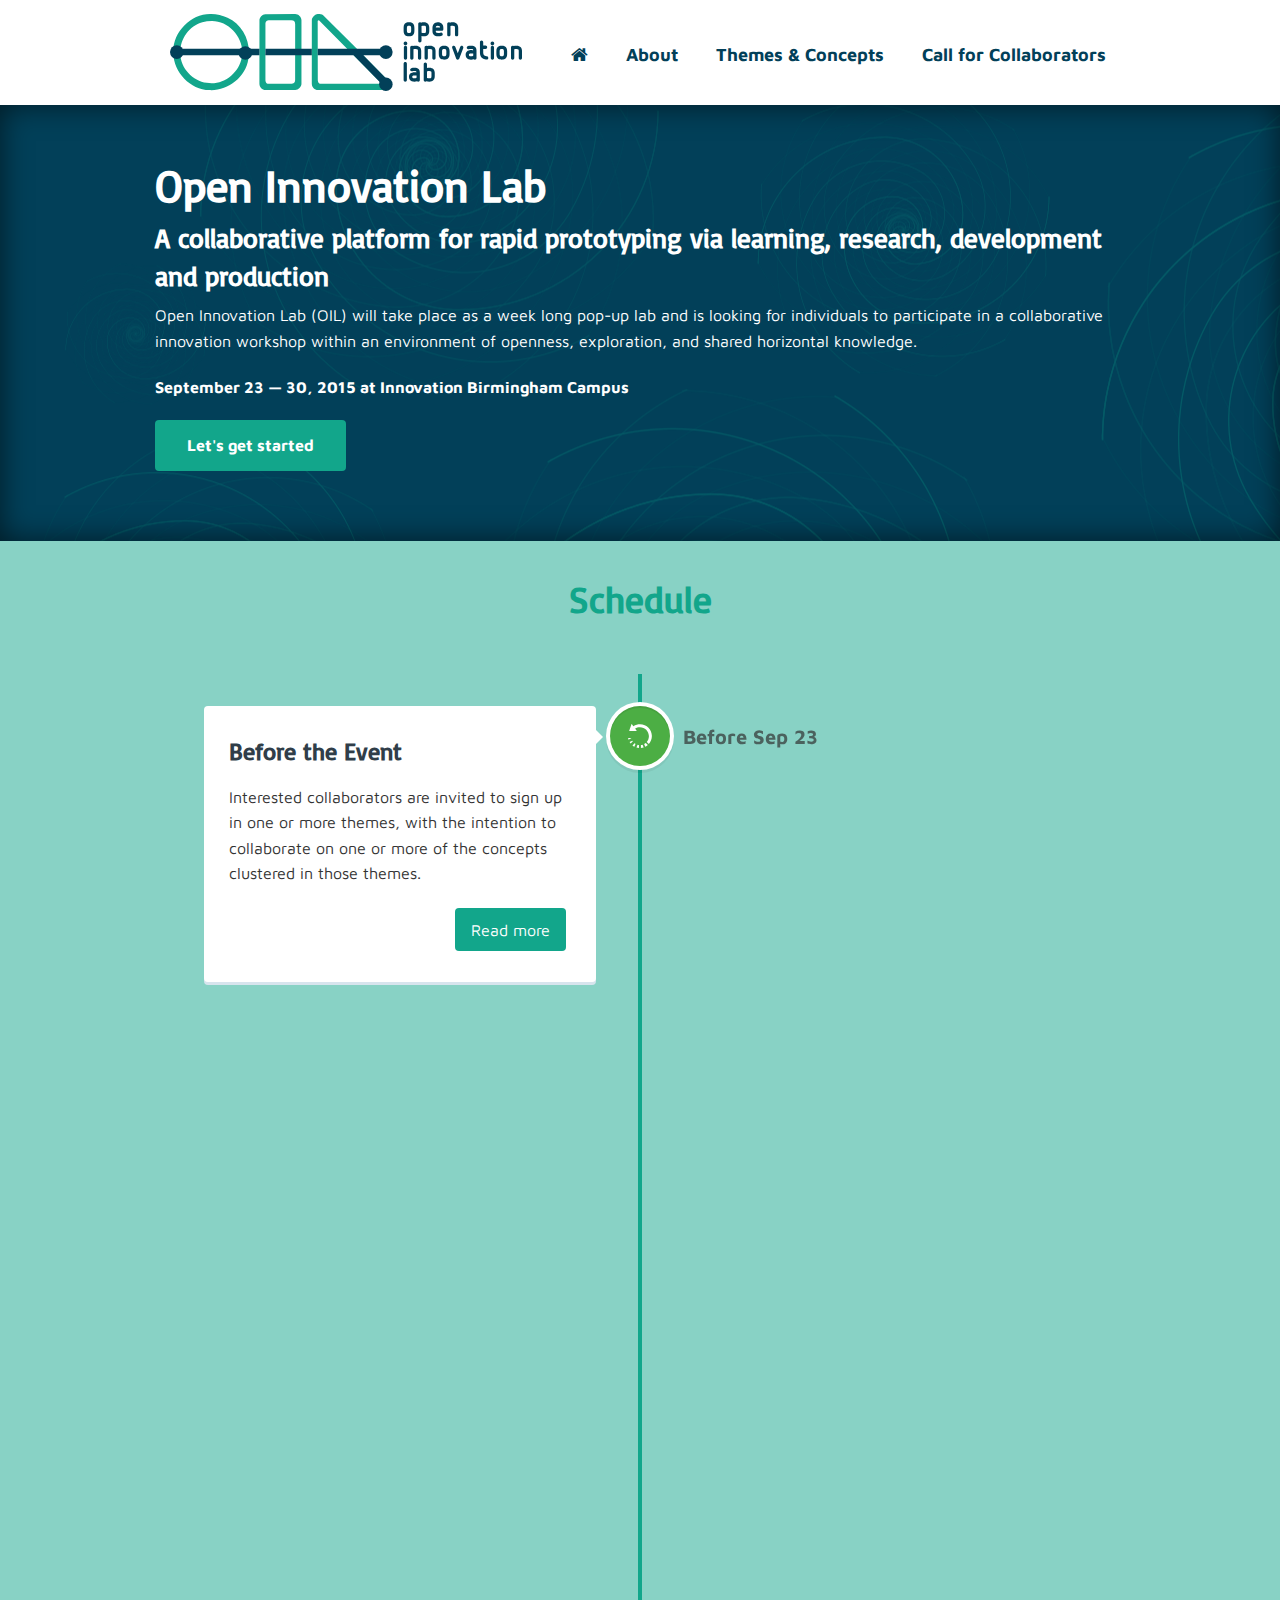
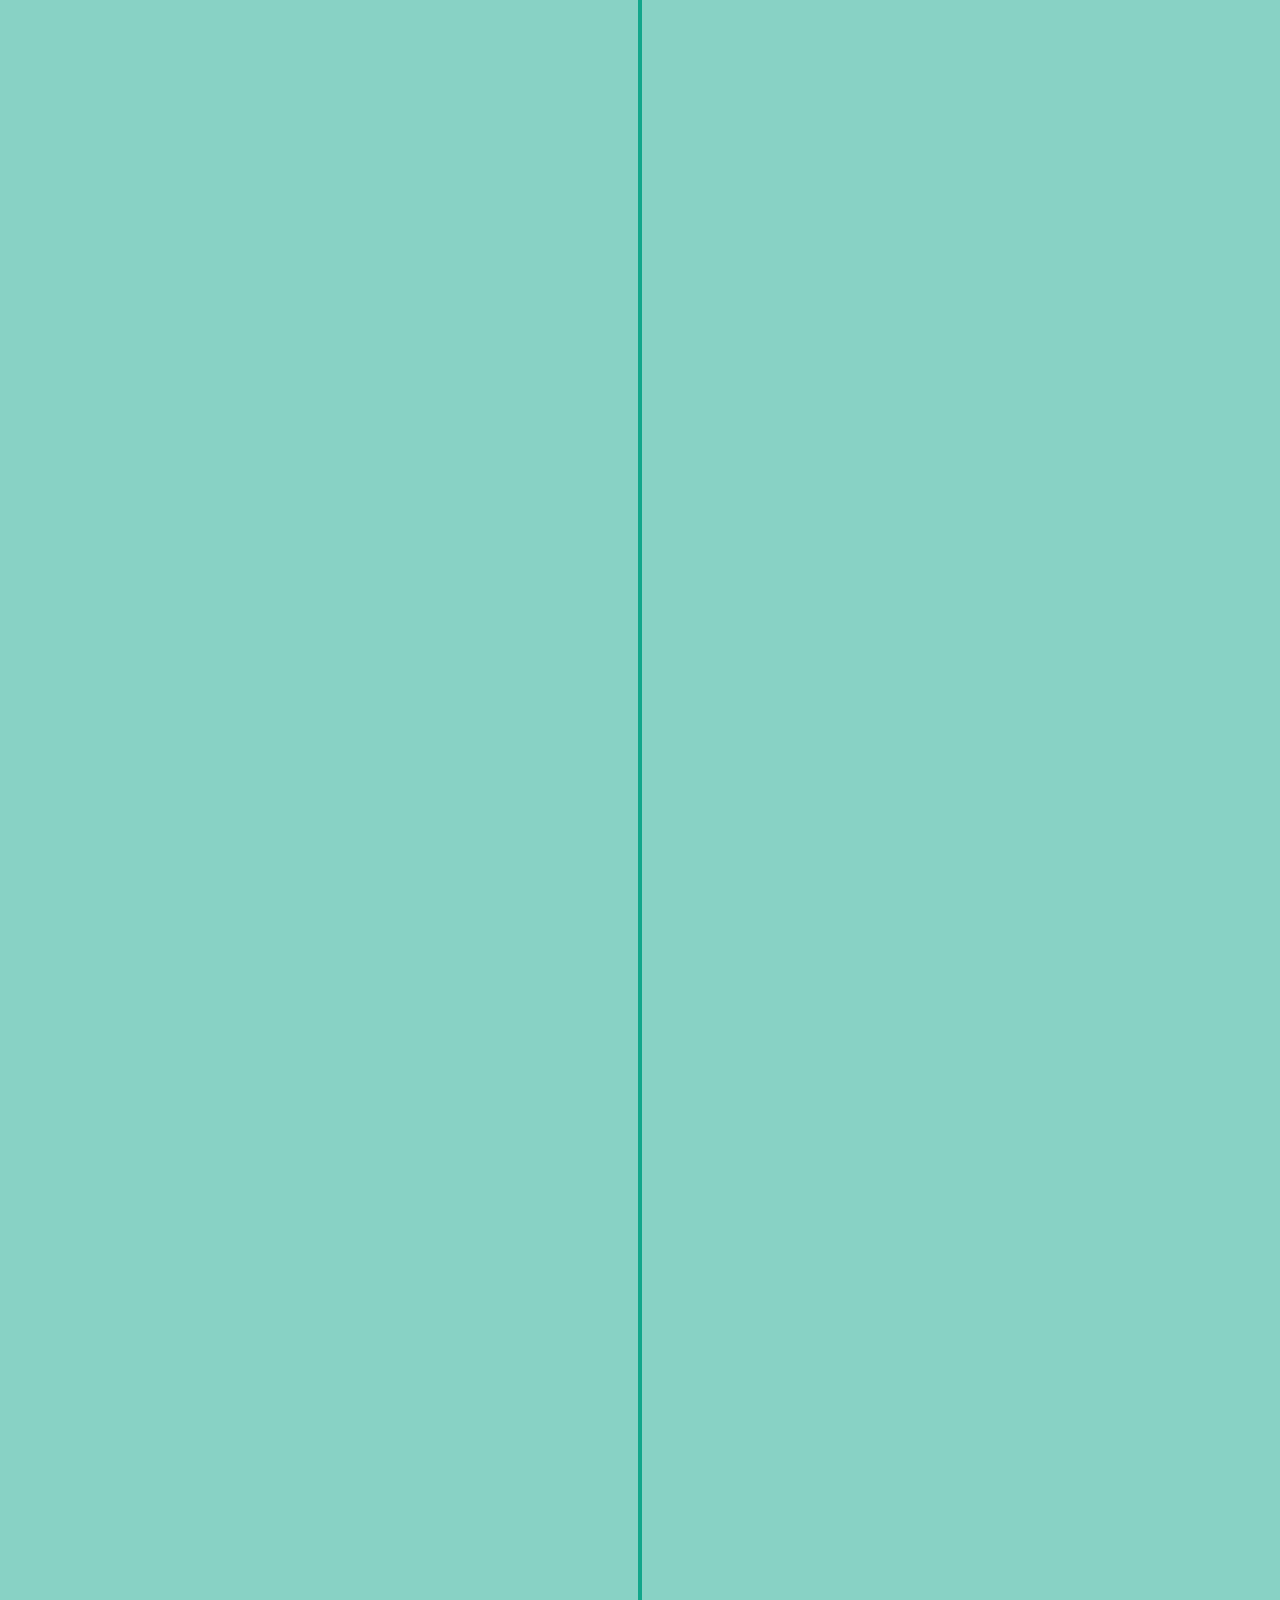
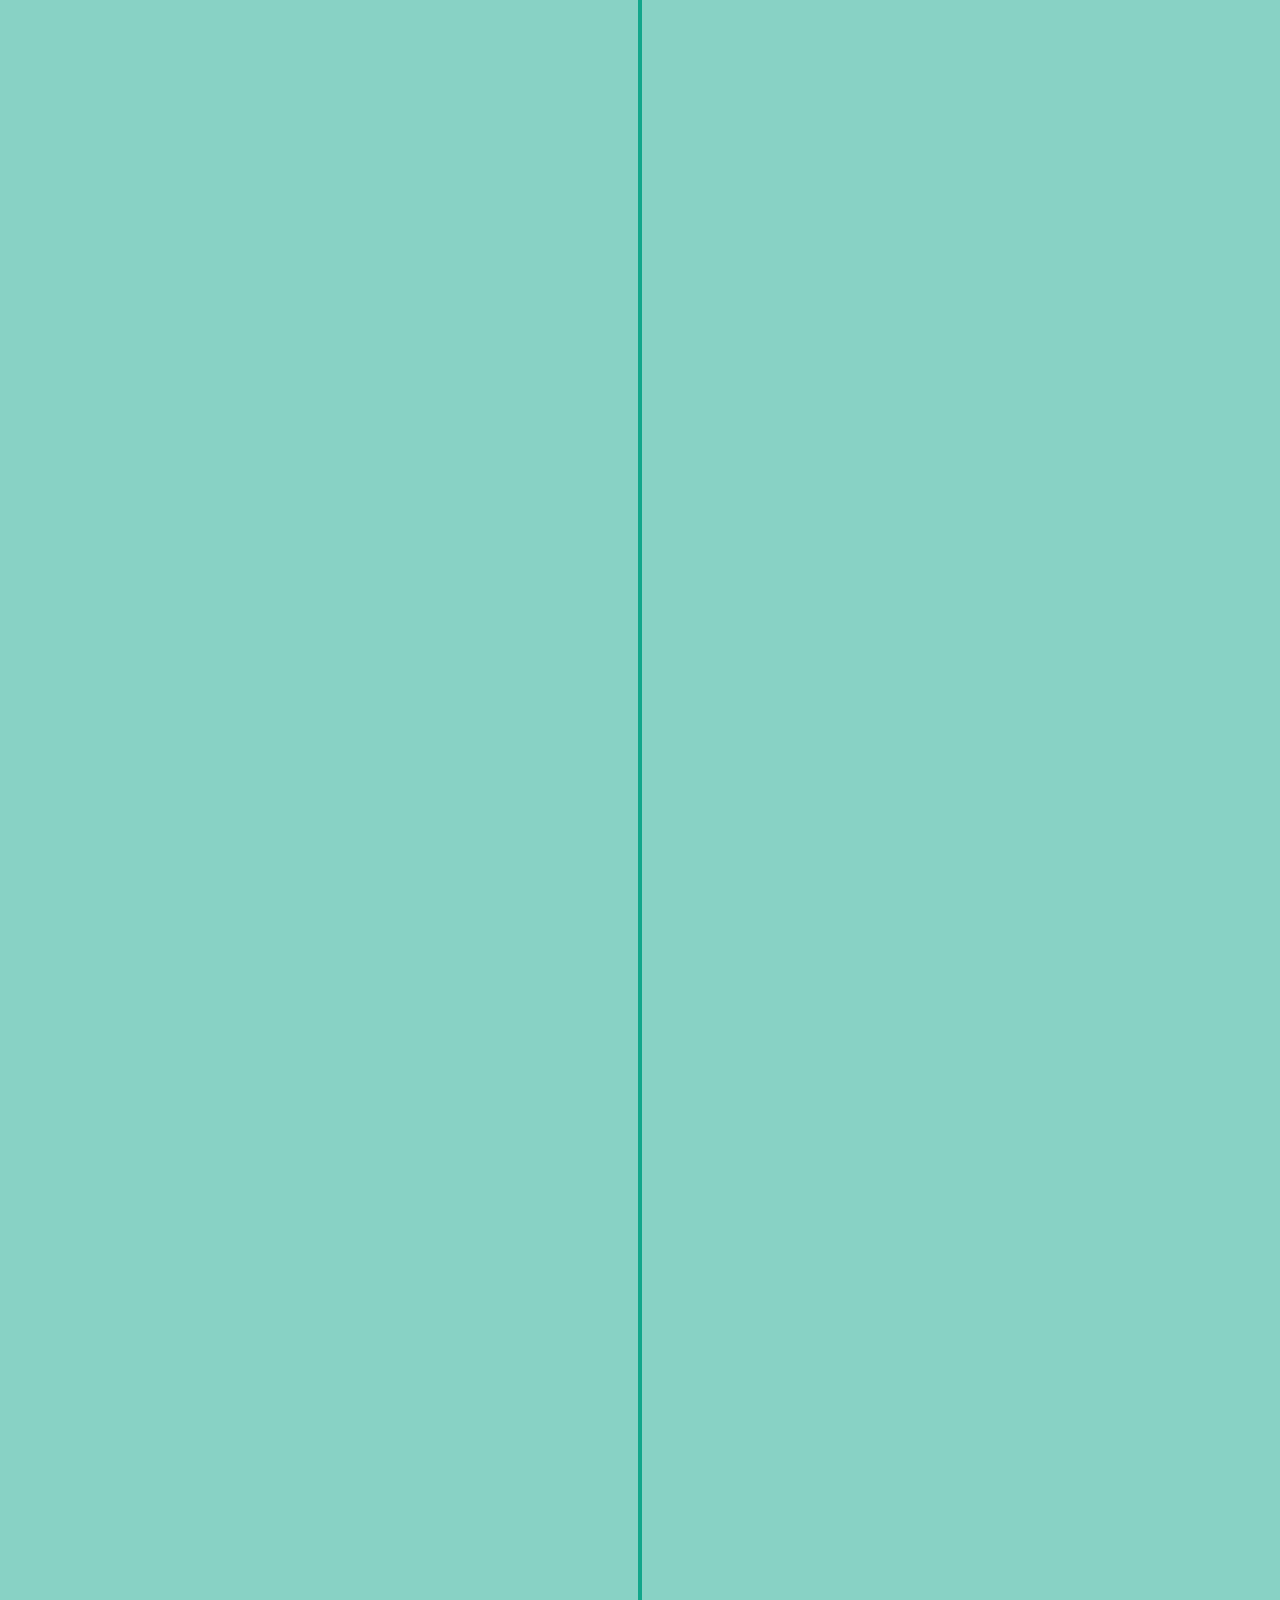
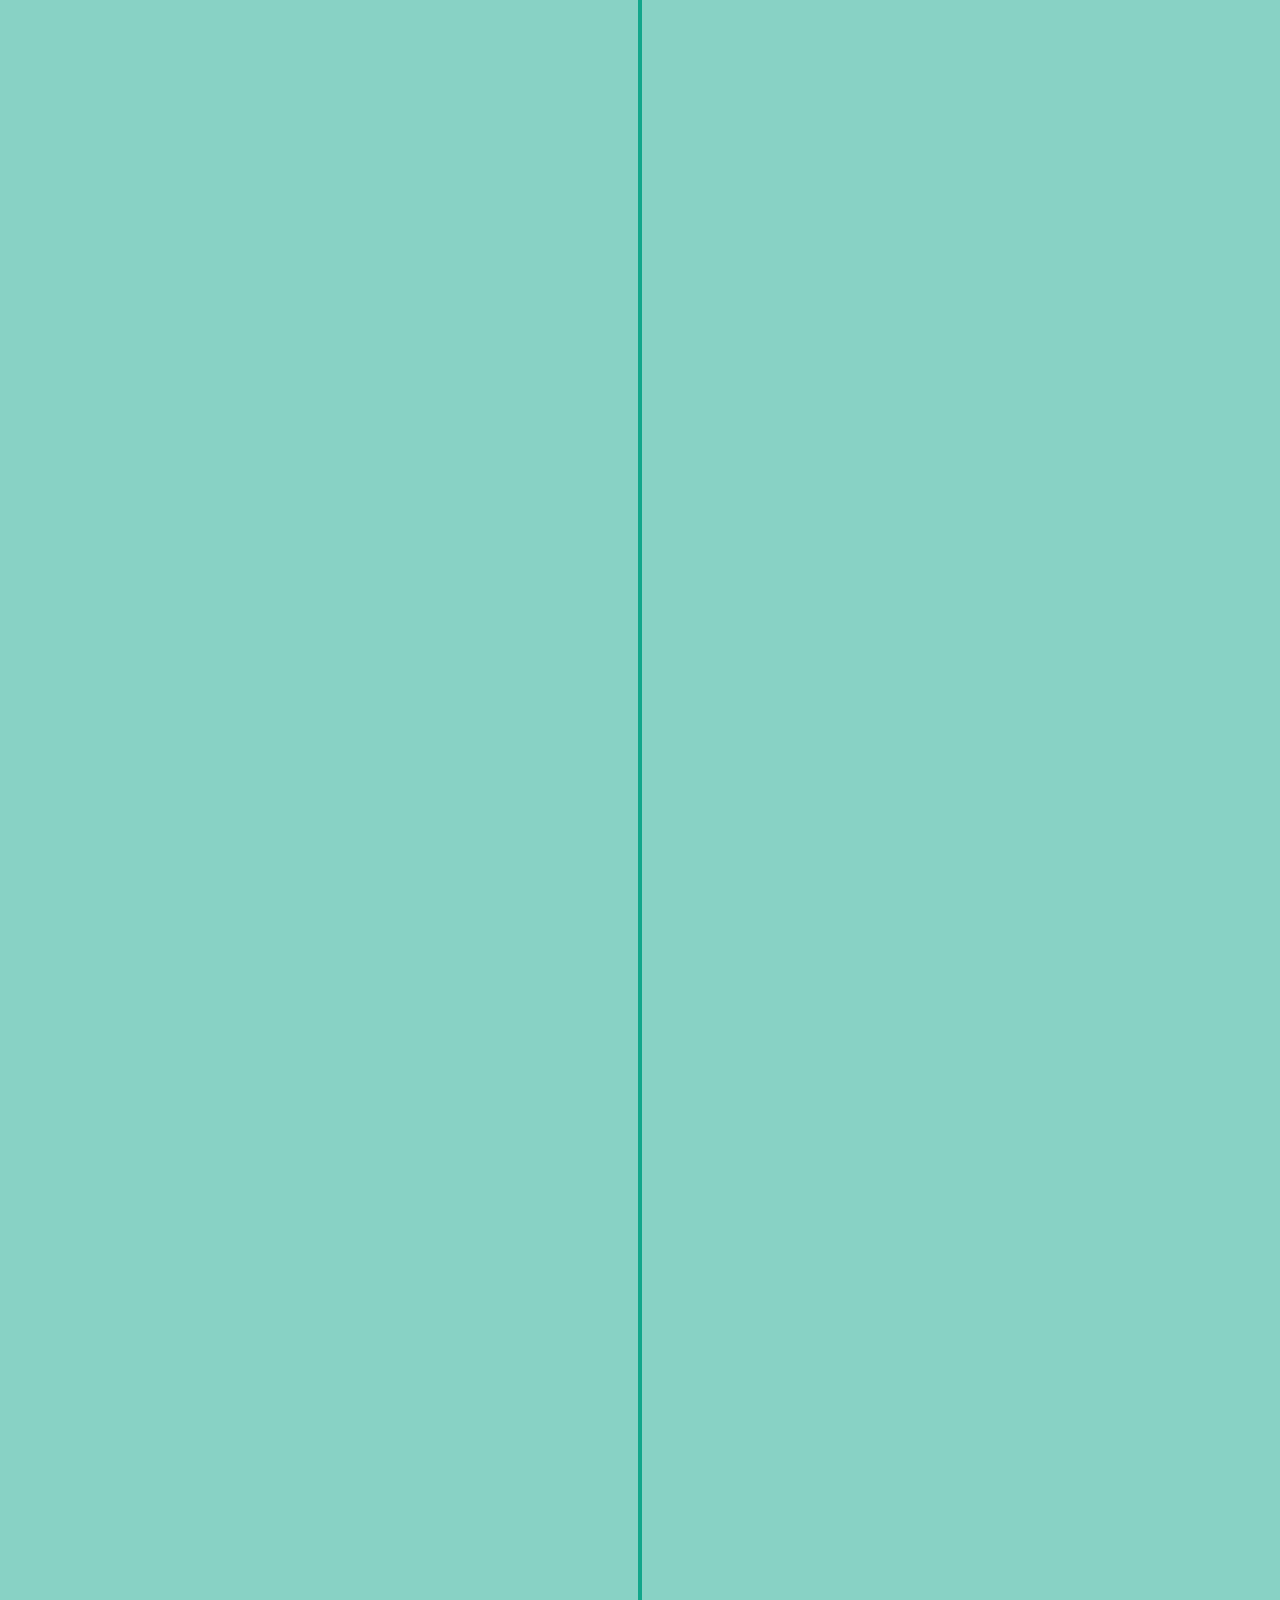
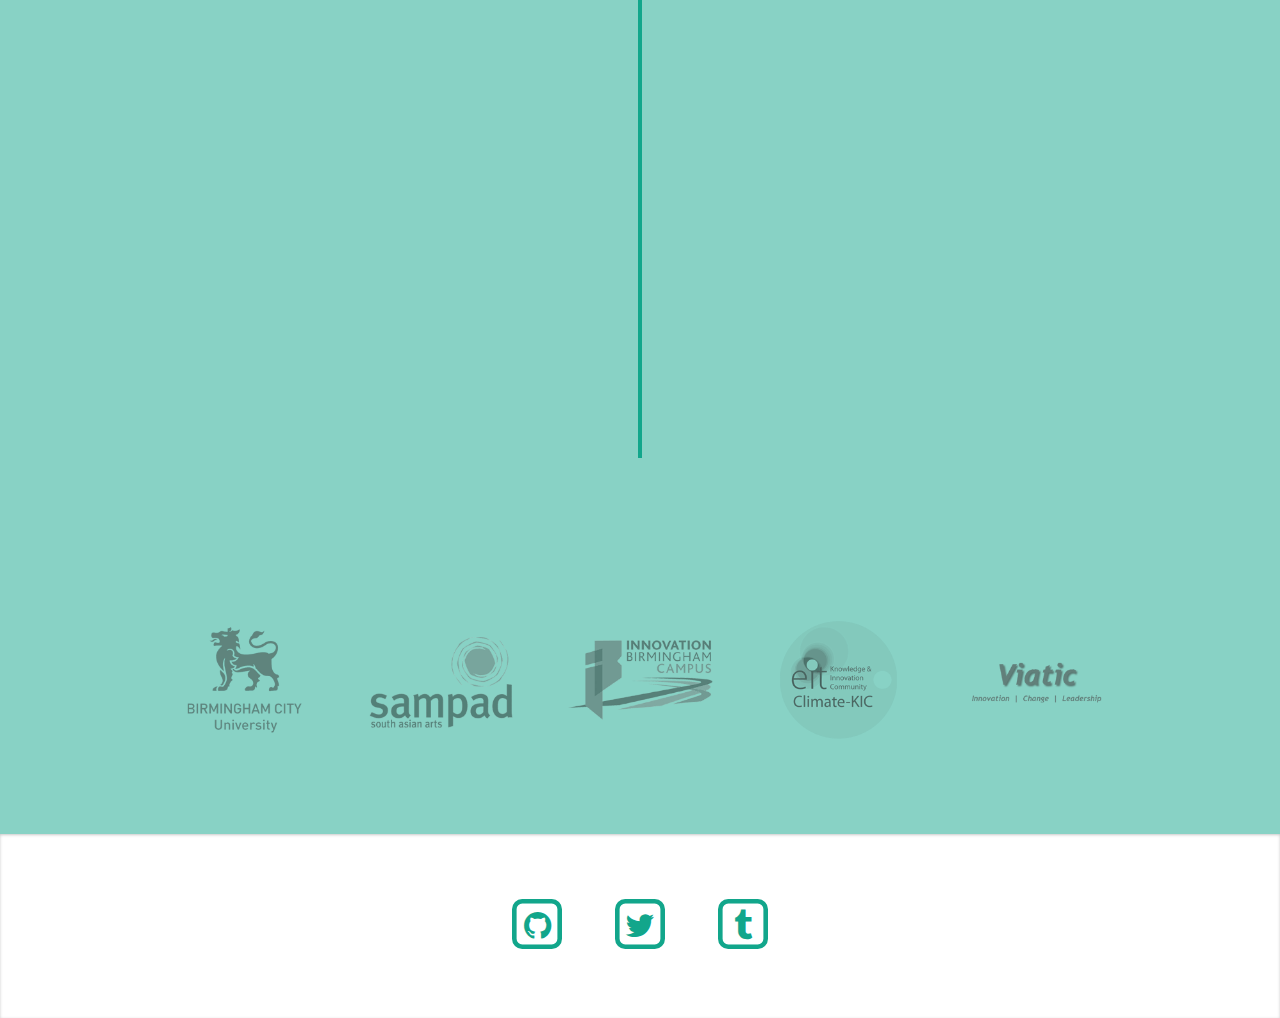
<file: index.html>
<!DOCTYPE html>
<html class="no-js" lang="en">

  <head>
    <meta charset="utf-8">
    <meta http-equiv="X-UA-Compatible" content="IE=edge">
    <meta name="viewport" content="width=device-width, initial-scale=1">

    <title>Open Innovation Lab</title>
    <meta name="description" content="">

    <link rel="stylesheet" href="/css/app.css">
    <link rel="canonical" href="http://www.openinnovationlab.io">
    <script src="/bower_components/modernizr/modernizr.js"></script>
    <script>
      (function(i,s,o,g,r,a,m){i['GoogleAnalyticsObject']=r;i[r]=i[r]||function(){
      (i[r].q=i[r].q||[]).push(arguments)},i[r].l=1*new Date();a=s.createElement(o),
      m=s.getElementsByTagName(o)[0];a.async=1;a.src=g;m.parentNode.insertBefore(a,m)
      })(window,document,'script','//www.google-analytics.com/analytics.js','ga');

      ga('create', 'UA-67751349-1', 'auto');
      ga('send', 'pageview');

    </script>
  </head>

  <body>

    <header>
      <div class="header-inner">
        <div class="row">
          <div class="small-12 columns">
            <nav class="top-bar" data-topbar role="navigation">
              <ul class="title-area">
                <li class="name">
                  <h1><a href="/"><img alt="" class="logo" src="/images/logo.svg"></a></h1>
                </li>
                 <!-- Remove the class "menu-icon" to get rid of menu icon. Take out "Menu" to just have icon alone -->
                <li class="toggle-topbar menu-icon"><a href="#"><span></span></a></li>
              </ul>

              <section class="top-bar-section">
                <!-- Right Nav Section -->
                <ul class="right">
                  <li><a href="/"><i class="fa fa-home"></i></a></li>
                  <li><a href="/about/">About</a></li>
                  <li><a href="/themes-concepts/">Themes & Concepts</a></li>
                  <li><a href="/call-collaborators/">Call for Collaborators</a></li>
                </ul>
              </section>
            </nav>
          </div>
        </div>
      </div>
    </header>

    <div class="intro showcase clearfix">
      <div class="row">
        <div class="small-12 columns">
          <h2>Open Innovation Lab</h2>
          <h3>A collaborative platform for rapid prototyping via learning, research, development and production</h3>
          <p>Open Innovation Lab (OIL) will take place as a week long pop-up lab and is looking for individuals to participate in a collaborative innovation workshop within an environment of openness, exploration, and shared horizontal knowledge.</p>
          <p><strong>September 23 — 30, 2015 at Innovation Birmingham Campus</strong></p>
          <a class="button" href="/about/">Let's get started</a>
        </div>
      </div>
    </div>
    <div class="main-inner bg-alt">
      <div class="row">
        <div class="small-12 columns">
          <section>
            <h2 class="heading text-center">Schedule</h2>
            <div id="cd-timeline" class="cd-container">
              <div class="cd-timeline-block">
                <div class="cd-timeline-img cd-interval">
                  <img src="/images/before-event.svg" alt="before event">
                </div> <!-- cd-timeline-img -->

                <div class="cd-timeline-content">
                  <h2>Before the Event</h2>
                  <p>Interested collaborators are invited to sign up in one or more themes, with the intention to collaborate on one or more of the concepts clustered in those themes.</p>
                  <a href="/themes-concepts/" class="cd-read-more button tiny">Read more</a>
                  <span class="cd-date">Before Sep 23</span>
                </div> <!-- cd-timeline-content -->
              </div> <!-- cd-timeline-block -->

              <div class="cd-timeline-block">
                <div class="cd-timeline-img cd-point">
                  <img src="/images/application-deadline.svg" alt="application deadline">
                </div> <!-- cd-timeline-img -->

                <div class="cd-timeline-content">
                  <h2>Application Deadline</h2>
                  <p>Collaborators application deadline is set on <strong>Wednesday 23 September 2015, 12 noon</strong>.</p>
                  <a href="/call-collaborators/" class="cd-read-more button tiny">Read more</a>
                  <span class="cd-date">Sep 23</span>
                </div> <!-- cd-timeline-content -->
              </div> <!-- cd-timeline-block -->

              <div class="cd-timeline-block">
                <div class="cd-timeline-img cd-activity">
                  <img src="/images/conference.svg" alt="conference">
                </div> <!-- cd-timeline-img -->

                <div class="cd-timeline-content">
                  <h2><a href="/about/#conferences">Innovation Conferences</a></h2>
                  <h6 class="subheader">
                    <ul class="fa-ul">
                      <li><i class="fa-li fa fa-map-marker"></i>Innovation Birmingham Campus, <br/>Room 8A & 8B</li>
                      <li><i class="fa-li fa fa-clock-o"></i>10:00h — 17:00h</li>
                    </ul>
                  </h6>
                  <ul class="timetable no-bullet">
                    <li>
                      <span class="timetable-hour">10:15h</span>
                      <div class="timetable-item">
                        Welcome and Introducction<span class="timetable-subitem">by <a href="/about/#brill">Mark Brill</a>, <a href="/about/#torlo">Alexa Torlo</a> & <a href="/about/#fuller">Katharine Fuller</a></span>
                      </div>
                    </li>
                    <li>
                      <span class="timetable-hour">10:35h</span>
                      <div class="timetable-item">
                        Why ‘brands needs artists’ <span class="timetable-subitem">by <a href="/about/#brill">Mark Brill</a></span>
                      </div>
                    </li>
                    <li>
                      <span class="timetable-hour">11:25h</span>
                      <div class="timetable-item">
                        Future of Cities <span class="timetable-subitem">by <a href="/about/#harding">Dr. Steve Harding</a></span>
                      </div>
                    </li>
                    <li class="break">
                      <span class="timetable-hour">11:50h</span>
                      <div class="timetable-item">Break</div>
                    </li>
                    <li>
                      <span class="timetable-hour">12:00h</span>
                      <div class="timetable-item">
                        The Uniqueness of Third Millennial Challenges<span class="timetable-subitem">by <a href="/about/#armstrong">Dr. Rachel Armstrong</a> <span class="label radius secondary">keynote speaker</span></span>
                      </div>
                    </li>
                    <li>
                      <span class="timetable-hour">13:00h</span>
                      <div class="timetable-item">
                        Q&A — open up to audience to engage in the discussion
                      </div>
                    </li>
                    <li class="break">
                      <span class="timetable-hour">13:15h</span>
                      <div class="timetable-item">Lunch</div>
                    </li>
                    <li>
                      <span class="timetable-hour">14:00h</span>
                      <div class="timetable-item">
                        The Invisible Wealth<span class="timetable-subitem">by <a href="/about/#delacueva">Dr. Javier de la Cueva</a></span>
                      </div>
                    </li>
                    <li>
                      <span class="timetable-hour">15:00h</span>
                      <div class="timetable-item">
                        Q&A — open up to audience to engage in the discussion
                      </div>
                    </li>
                    <li class="break">
                      <span class="timetable-hour">15:15h</span>
                      <div class="timetable-item">Break</div>
                    </li>
                    <li>
                      <span class="timetable-hour">15:40h</span>
                      <div class="timetable-item">
                        From Kitchen Table to Global Collaborations… and Back<span class="timetable-subitem">by <a href="/about/#rhodes">Matthew Rhodes</a></span>
                      </div>
                    </li>
                    <li>
                      <span class="timetable-hour">16:10h</span>
                      <div class="timetable-item">
                        Understanding Technology Adoption Through Living Labs<span class="timetable-subitem">by <a href="/about/#price">Brian Price</a></span>
                      </div>
                    </li>
                    <li>
                      <span class="timetable-hour">16:40h</span>
                      <div class="timetable-item">
                        Internationalising User-Led Innovation<span class="timetable-subitem">by <a href="/about/#bhana">Rehan Bhana</a></span>
                      </div>
                    </li>
                    <li>
                      <span class="timetable-hour">17:00h</span>
                      <div class="timetable-item">Close</div>
                    </li>
                  </ul>
                  <span class="cd-date">Sep 23</span>
                </div> <!-- cd-timeline-content -->
              </div> <!-- cd-timeline-block -->

              <div class="cd-timeline-block">
                <div class="cd-timeline-img cd-activity">
                  <img src="/images/lab.svg" alt="lab">
                </div> <!-- cd-timeline-img -->

                <div class="cd-timeline-content">
                  <h2><a href="/about/#labsi">Innovation Lab I</a></h2>
                  <h2 class="subheader">The Learning Journey</h2>
                  <h6 class="subheader">
                    <ul class="fa-ul">
                      <li><i class="fa-li fa fa-map-marker"></i> Innovation Birmingham Campus, <br/>Room 8A & 8B</li>
                      <li><i class="fa-li fa fa-clock-o"></i> 10:00h — 18:00h</li>
                    </ul>
                  </h6>
                  <ul class="timetable no-bullet">
                    <li>
                      <span class="timetable-hour">10:00h</span>
                      <div class="timetable-item">
                        Introducing Open Innovation Lab<span class="timetable-subitem">by <a href="/about/#torlo">Alexa Torlo</a>, <a href="/about/#shaw">Clayton Shaw</a>, <a href="/about/#graham">Ian Graham</a> & <a href="/about/#ripolles">Pablo Ripollés</a></span>
                      </div>
                    </li>
                    <li>
                      <span class="timetable-hour">10:30h</span>
                      <div class="timetable-item">
                        Introducing Originators & Collaborators<span class="timetable-subitem">by <a href="/about/#graham">Ian Graham</a></span>
                      </div>
                    </li>
                    <li class="break">
                      <span class="timetable-hour">11:45h</span>
                      <div class="timetable-item">Break</div>
                    </li>
                    <li>
                      <span class="timetable-hour">12:00h</span>
                      <div class="timetable-item">
                        Intellectual Property Workshop<span class="timetable-subitem">by <a href="/about/#delacueva">Dr. Javier de la Cueva</a></span>
                      </div>
                    </li>
                    <li class="break">
                      <span class="timetable-hour">13:00h</span>
                      <div class="timetable-item">Lunch</div>
                    </li>
                    <li>
                      <span class="timetable-hour">14:00h</span>
                      <div class="timetable-item">
                        Problem, Idea & Solution Space<span class="timetable-subitem">by <a href="/about/#graham">Ian Graham</a></span>
                      </div>
                    </li>
                    <li class="break">
                      <span class="timetable-hour">15:45h</span>
                      <div class="timetable-item">Break</div>
                    </li>
                    <li>
                      <span class="timetable-hour">16:00h</span>
                      <div class="timetable-item">
                        Maker Space: Originators Meet Collaborators<span class="timetable-subitem">by <a href="/about/#ripolles">Pablo Ripollés</a> & <a href="/about/#blanco">Chema Blanco</a></span>
                      </div>
                    </li>
                  </ul>
                  <span class="cd-date">Sep 24</span>
                </div> <!-- cd-timeline-content -->
              </div> <!-- cd-timeline-block -->

              <div class="cd-timeline-block">
                <div class="cd-timeline-img cd-activity">
                  <img src="/images/lab.svg" alt="lab">
                </div> <!-- cd-timeline-img -->

                <div class="cd-timeline-content">
                  <h2><a href="/about/#labsii">Innovation Lab II</a></h2>
                  <h2 class="subheader">The Problem Space</h2>
                  <h6 class="subheader">
                    <ul class="fa-ul">
                      <li><i class="fa-li fa fa-map-marker"></i> Innovation Birmingham Campus, <br/>Room 8B and Atrium</li>
                      <li><i class="fa-li fa fa-clock-o"></i> 10:00h — 18:00h</li>
                    </ul>
                  </h6>
                  <ul class="timetable no-bullet">
                    <li>
                      <span class="timetable-hour">10:00h</span>
                      <div class="timetable-item">
                        Focusing on Problem Space<span class="timetable-subitem">by <a href="/about/#graham">Ian Graham</a></span>
                      </div>
                    </li>
                    <li class="break">
                      <span class="timetable-hour">11:45h</span>
                      <div class="timetable-item">Break</div>
                    </li>
                    <li>
                      <span class="timetable-hour">12:00h</span>
                      <div class="timetable-item">
                        Introduce Brief/Criteria to Influence Labs<span class="timetable-subitem">by <a href="/about/#fuller">Katharine Fuller</a></span>
                      </div>
                    </li>
                    <li class="break">
                      <span class="timetable-hour">13:00h</span>
                      <div class="timetable-item">Lunch</div>
                    </li>
                    <li>
                      <span class="timetable-hour">14:00h</span>
                      <div class="timetable-item">
                        Booting Maker Space<span class="timetable-subitem">by <a href="/about/#ripolles">Pablo Ripollés</a> & <a href="/about/#blanco">Chema Blanco</a></span>
                      </div>
                    </li>
                    <li class="break">
                      <span class="timetable-hour">15:45h</span>
                      <div class="timetable-item">Break</div>
                    </li>
                    <li>
                      <span class="timetable-hour">16:00h</span>
                      <div class="timetable-item">
                        Running Maker Space<span class="timetable-subitem">by <a href="/about/#ripolles">Pablo Ripollés</a> & <a href="/about/#blanco">Chema Blanco</a></span>
                      </div>
                    </li>
                    <li>
                      <span class="timetable-hour">17:30h</span>
                      <div class="timetable-item">
                        Introducing User Lab<span class="timetable-subitem">by <a href="/about/#bhana">Rehan Bhana</a></span>
                      </div>
                    </li>
                  </ul>
                  <span class="cd-date">Sep 25</span>
                </div> <!-- cd-timeline-content -->
              </div> <!-- cd-timeline-block -->

              <div class="cd-timeline-block">
                <div class="cd-timeline-img cd-activity">
                  <img src="/images/lab.svg" alt="lab">
                </div> <!-- cd-timeline-img -->

                <div class="cd-timeline-content">
                  <h2><a href="/about/#labsiii">Innovation Lab III</a></h2>
                  <h2 class="subheader">The Idea Space: User Lab</h2>
                  <h6 class="subheader">
                    <ul class="fa-ul">
                      <li><i class="fa-li fa fa-map-marker"></i> Innovation Birmingham Campus, <br/>Room 8A & 8B</li>
                      <li><i class="fa-li fa fa-clock-o"></i> 10:00h — 18:00h</li>
                    </ul>
                  </h6>
                  <ul class="timetable no-bullet">
                    <li>
                      <span class="timetable-hour">10:00h</span>
                      <div class="timetable-item">
                        Focusing on Idea Space<span class="timetable-subitem">by <a href="/about/#graham">Ian Graham</a></span>
                      </div>
                    </li>
                    <li>
                      <span class="timetable-hour">11:00h</span>
                      <div class="timetable-item">
                        User Lab<span class="timetable-subitem">by <a href="/about/#bhana">Rehan Bhana</a></span>
                      </div>
                    </li>
                    <li>
                      <span class="timetable-hour">15:00h</span>
                      <div class="timetable-item">
                        BBQ & Social Time<span class="timetable-subitem">by everyone</span>
                      </div>
                    </li>
                  </ul>
                  <span class="cd-date">Sep 26</span>
                </div> <!-- cd-timeline-content -->
              </div> <!-- cd-timeline-block -->

              <div class="cd-timeline-block">
                <div class="cd-timeline-img cd-activity">
                  <img src="/images/lab.svg" alt="lab">
                </div> <!-- cd-timeline-img -->

                <div class="cd-timeline-content">
                  <h2><a href="/about/#labsiv">Innovation Lab IV</a></h2>
                  <h2 class="subheader"> Lab “Make” Day</h2>
                  <h6 class="subheader">
                    <ul class="fa-ul">
                      <li><i class="fa-li fa fa-map-marker"></i> Innovation Birmingham Campus, <br/>Room 8A & 8B</li>
                      <li><i class="fa-li fa fa-clock-o"></i> 10:00h — 15:00h</li>
                    </ul>
                  </h6>
                  <ul class="timetable no-bullet">
                    <li>
                      <span class="timetable-hour">10:00h</span>
                      <div class="timetable-item">
                        Reflect | Develop<span class="timetable-subitem">by <a href="/about/#ripolles">Pablo Ripollés</a>, <a href="/about/#blanco">Chema Blanco</a> & <a href="/about/#hough">Gregory Hough</a></span>
                      </div>
                    </li>
                    <li class="break">
                      <span class="timetable-hour">13:00h</span>
                      <div class="timetable-item">Lunch</div>
                    </li>
                    <li>
                      <span class="timetable-hour">14:00h</span>
                      <div class="timetable-item">
                        Reflect | Develop<span class="timetable-subitem">by <a href="/about/#ripolles">Pablo Ripollés</a>, <a href="/about/#blanco">Chema Blanco</a> & <a href="/about/#hough">Gregory Hough</a></span>
                      </div>
                    </li>
                  </ul>
                  <span class="cd-date">Sep 27</span>
                </div> <!-- cd-timeline-content -->
              </div> <!-- cd-timeline-block -->

              <div class="cd-timeline-block">
                <div class="cd-timeline-img cd-activity">
                  <img src="/images/lab.svg" alt="lab">
                </div> <!-- cd-timeline-img -->

                <div class="cd-timeline-content">
                  <h2><a href="/about/#labsv">Innovation Lab V</a></h2>
                  <h2 class="subheader"> The Solution Space: User Lab</h2>
                  <h6 class="subheader">
                    <ul class="fa-ul">
                      <li><i class="fa-li fa fa-map-marker"></i> Innovation Birmingham Campus, <br/>Room 8B and Atrium</li>
                      <li><i class="fa-li fa fa-clock-o"></i> 10:00h — 18:00h</li>
                    </ul>
                  </h6>
                  <ul class="timetable no-bullet">
                    <li>
                      <span class="timetable-hour">10:00h</span>
                      <div class="timetable-item">
                        Recap — Focus on Solution Space & Key Tools<span class="timetable-subitem">by <a href="/about/#graham">Ian Graham</a></span>
                      </div>
                    </li>
                    <li>
                      <span class="timetable-hour">11:00h</span>
                      <div class="timetable-item">
                        Flexible Lab time<span class="timetable-subitem">by <a href="/about/#ripolles">Pablo Ripollés</a>, <a href="/about/#blanco">Chema Blanco</a>, <a href="/about/#graham">Ian Graham</a> & <a href="/about/#hough">Gregory Hough</a></span>
                      </div>
                    </li>
                    <li class="break">
                      <span class="timetable-hour">13:00h</span>
                      <div class="timetable-item">Lunch</div>
                    </li>
                    <li>
                      <span class="timetable-hour">14:00h</span>
                      <div class="timetable-item">
                        Flexible Lab time<span class="timetable-subitem">by <a href="/about/#ripolles">Pablo Ripollés</a>, <a href="/about/#blanco">Chema Blanco</a>, <a href="/about/#graham">Ian Graham</a> & <a href="/about/#hough">Gregory Hough</a></span>
                      </div>
                    </li>
                  </ul>
                  <span class="cd-date">Sep 28</span>
                </div> <!-- cd-timeline-content -->
              </div> <!-- cd-timeline-block -->

              <div class="cd-timeline-block">
                <div class="cd-timeline-img cd-activity">
                  <img src="/images/lab.svg" alt="lab">
                </div> <!-- cd-timeline-img -->

                <div class="cd-timeline-content">
                  <h2><a href="/about/#labsvi">Innovation Lab VI</a></h2>
                  <h2 class="subheader"> Prototype & Pilot Definition</h2>
                  <h6 class="subheader">
                    <ul class="fa-ul">
                      <li><i class="fa-li fa fa-map-marker"></i> Innovation Birmingham Campus, <br/>Room 8B and Atrium</li>
                      <li><i class="fa-li fa fa-clock-o"></i> 10:00h — 18:00h</li>
                    </ul>
                  </h6>
                  <ul class="timetable no-bullet">
                    <li>
                      <span class="timetable-hour">10:00h</span>
                      <div class="timetable-item">
                        Intro<span class="timetable-subitem">by <a href="/about/#graham">Ian Graham</a></span>
                      </div>
                    </li>
                    <li>
                      <span class="timetable-hour">10:15h</span>
                      <div class="timetable-item">
                        Rapid Deployment Workshop<span class="timetable-subitem">by <a href="/about/#evans">Will Evans</a></span>
                      </div>
                    </li>
                    <li>
                      <span class="timetable-hour">11:30h</span>
                      <div class="timetable-item">
                        Flexible Lab Time<span class="timetable-subitem">by <a href="/about/#ripolles">Pablo Ripollés</a>, <a href="/about/#blanco">Chema Blanco</a>, <a href="/about/#graham">Ian Graham</a> & <a href="/about/#hough">Gregory Hough</a></span>
                      </div>
                    </li>
                    <li class="break">
                      <span class="timetable-hour">13:00h</span>
                      <div class="timetable-item">Lunch</div>
                    </li>
                    <li>
                      <span class="timetable-hour">14:00h</span>
                      <div class="timetable-item">
                        Flexible Lab Time<span class="timetable-subitem">by <a href="/about/#ripolles">Pablo Ripollés</a>, <a href="/about/#blanco">Chema Blanco</a>, <a href="/about/#graham">Ian Graham</a> & <a href="/about/#hough">Gregory Hough</a></span>
                      </div>
                    </li>
                    <li>
                      <span class="timetable-hour">17:00h</span>
                      <div class="timetable-item">
                        Regroup — Final Prep Session<span class="timetable-subitem">by <a href="/about/#graham">Ian Graham</a></span>
                      </div>
                    </li>
                  </ul>
                  <span class="cd-date">Sep 29</span>
                </div> <!-- cd-timeline-content -->
              </div> <!-- cd-timeline-block -->

              <div class="cd-timeline-block">
                <div class="cd-timeline-img cd-activity">
                  <img src="/images/lab.svg" alt="lab">
                </div> <!-- cd-timeline-img -->

                <div class="cd-timeline-content">
                  <h2><a href="/about/#labs">Influence Labs</a></h2>
                  <h6 class="subheader">
                    <ul class="fa-ul">
                      <li><i class="fa-li fa fa-map-marker"></i> Innovation Birmingham Campus, <br/>Room 8A & 8B</li>
                      <li><i class="fa-li fa fa-clock-o"></i> 10:00h — 18:00h</li>
                    </ul>
                  </h6>
                  <ul class="timetable no-bullet">
                    <li>
                      <span class="timetable-hour">10:00h</span>
                      <div class="timetable-item">
                        Panel Discussion with OIL Experts<span class="timetable-subitem">with Richard & Steven
                      </div>
                    </li>
                    <li class="break">
                      <span class="timetable-hour">13:00h</span>
                      <div class="timetable-item">Lunch</div>
                    </li>
                    <li>
                      <span class="timetable-hour">14:00h</span>
                      <div class="timetable-item">
                        Panel Discussion with OIL Experts<span class="timetable-subitem">with Richard & Steven
                      </div>
                    </li>
                  </ul>
                  <span class="cd-date">Sep 30</span>
                </div> <!-- cd-timeline-content -->
              </div> <!-- cd-timeline-block -->

              <div class="cd-timeline-block">
                <div class="cd-timeline-img cd-interval">
                  <img src="/images/after-event.svg" alt="after event">
                </div> <!-- cd-timeline-img -->

                <div class="cd-timeline-content">
                  <h2>After the Event</h2>
                  <p>Produced prototypes may be published in the project partners’ printed documents or websites but only by fully crediting the originators and collaborators involved.</p>
                  <a href="/about/#public-exhibition" class="cd-read-more button tiny">Read more</a>
                  <span class="cd-date">After Oct 1</span>
                </div> <!-- cd-timeline-content -->
              </div> <!-- cd-timeline-block -->
            </div> <!-- cd-timeline -->
          </section>
        </div>
      </div>
    </div>
    <div class="aux-inner bg-alt">
      <div class="row">
        <div class="small-12 columns">
          <article class="featured">
            <ul class="small-block-grid-1 medium-block-grid-3 large-block-grid-5">
              <li class="text-center"><a href="http://www.bcu.ac.uk/business/help-for-businesses/grow-your-business/cross-innovation"><img alt="Birmingham University" src="/images/birmingham-university.png"></a></li>
              <li class="text-center"><a href="http://www.sampad.org.uk/"><img alt="Sampad" src="/images/sampad.png"></a></li>
              <li class="text-center"><a href="https://www.innovationbham.com/"><img alt="Innovation Birmingham Campus" src="/images/innovation-birmingham-campus.png"></a></li>
              <li class="text-center"><a href="http://www.climate-kic.org/"><img alt="Climate-kic" src="/images/climate-kic.png"></a></li>
              <li class="text-center"><img alt="Viatic" src="/images/viatic.png"></li>
            </ul>
          </article>
        </div>
      </div>
    </div>

    <footer class="footer-inner">
      <div class="row">
        <div class="small-12 columns">
          <div class="social">
            <a href="https://github.com/openinnovationlab/" target="_blank">
              <span class="fa-stack fa-lg">
                <i class="fa fa-square-o fa-stack-2x"></i>
                <i class="fa fa-github fa-stack-1x"></i>
              </span>
            </a>
            <a href="https://twitter.com/OpenInnovLab" target="_blank">
              <span class="fa-stack fa-lg">
                <i class="fa fa-square-o fa-stack-2x"></i>
                <i class="fa fa-twitter fa-stack-1x"></i>
              </span>
            </a>
            <a href="http://openinnovationlab.tumblr.com/" target="_blank">
              <span class="fa-stack fa-lg">
                <i class="fa fa-square-o fa-stack-2x"></i>
                <i class="fa fa-tumblr fa-stack-1x"></i>
              </span>
            </a>
          </div>
        </div>
      </div>
    </footer>

    <script src="/bower_components/jquery/dist/jquery.min.js"></script>
    <script src="/bower_components/foundation/js/foundation.min.js"></script>
    <script src="/js/app.js"></script>

  </body>

</html>
</file>
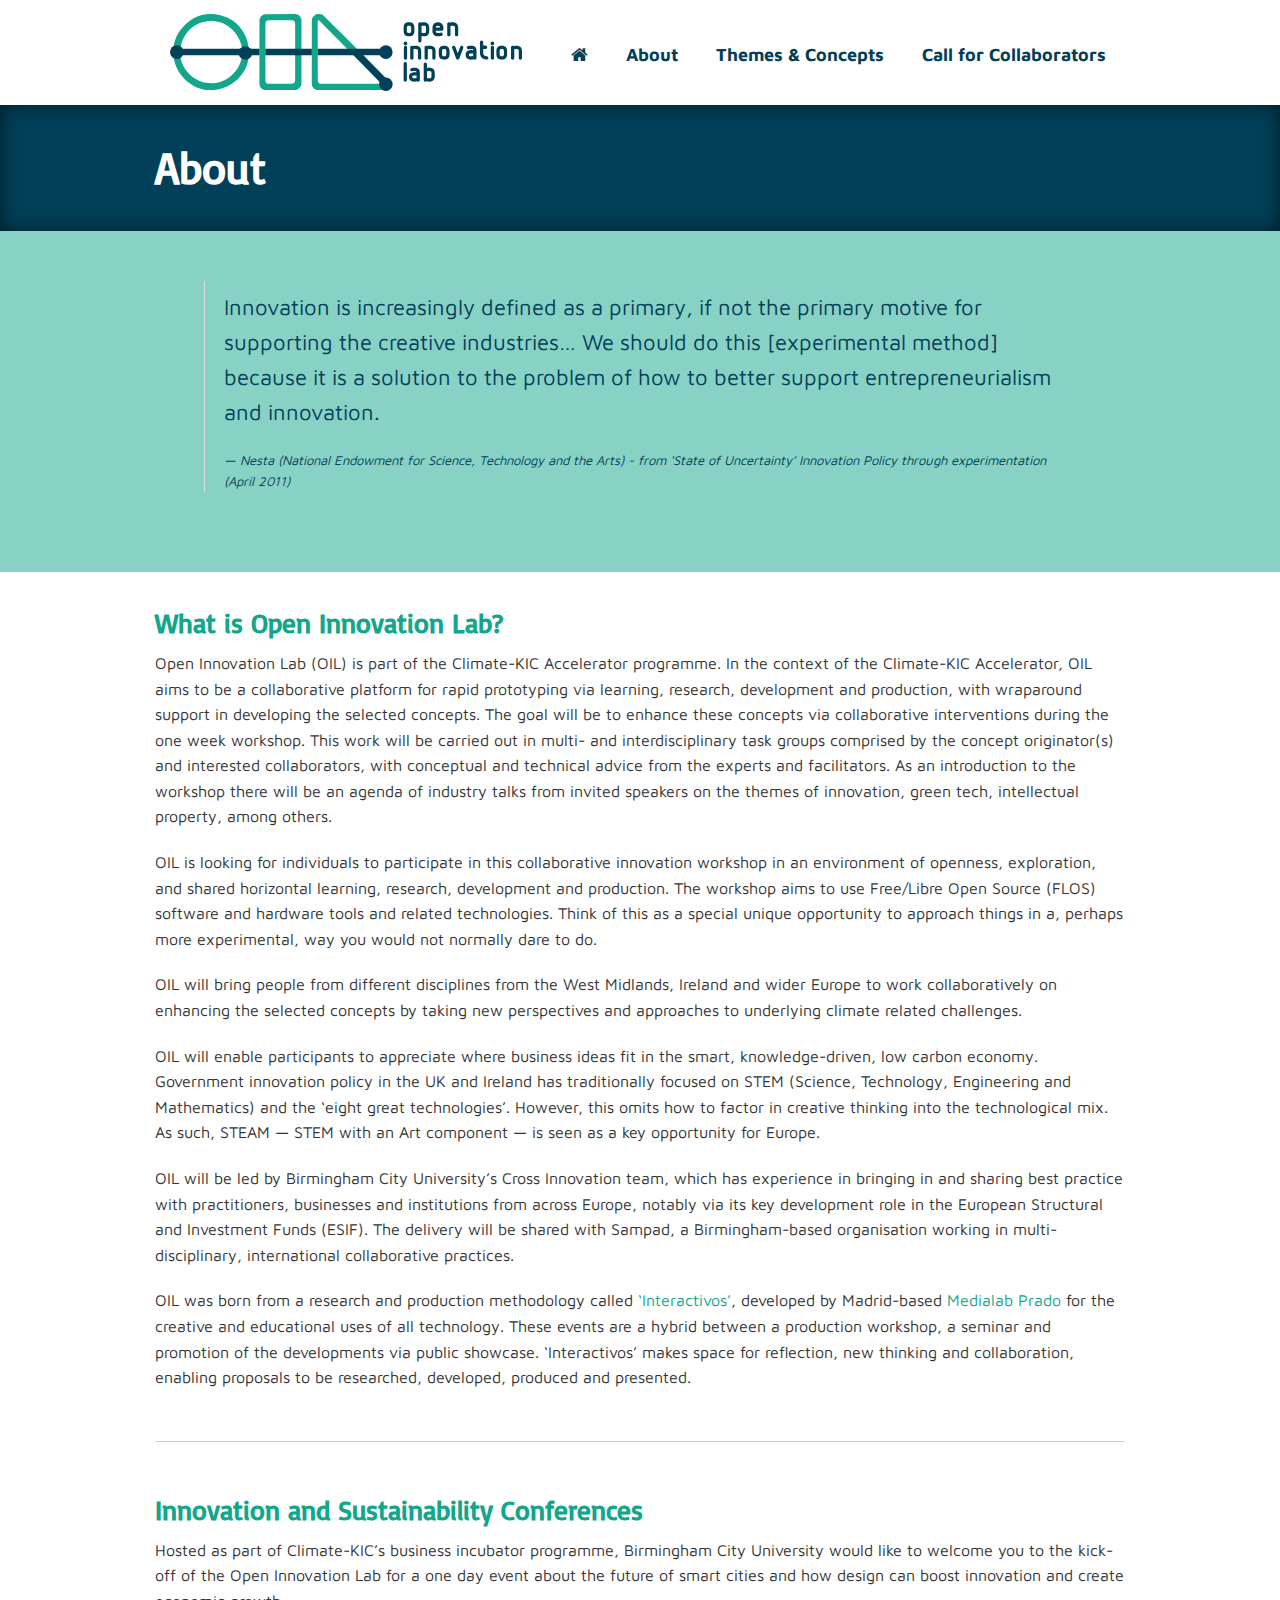
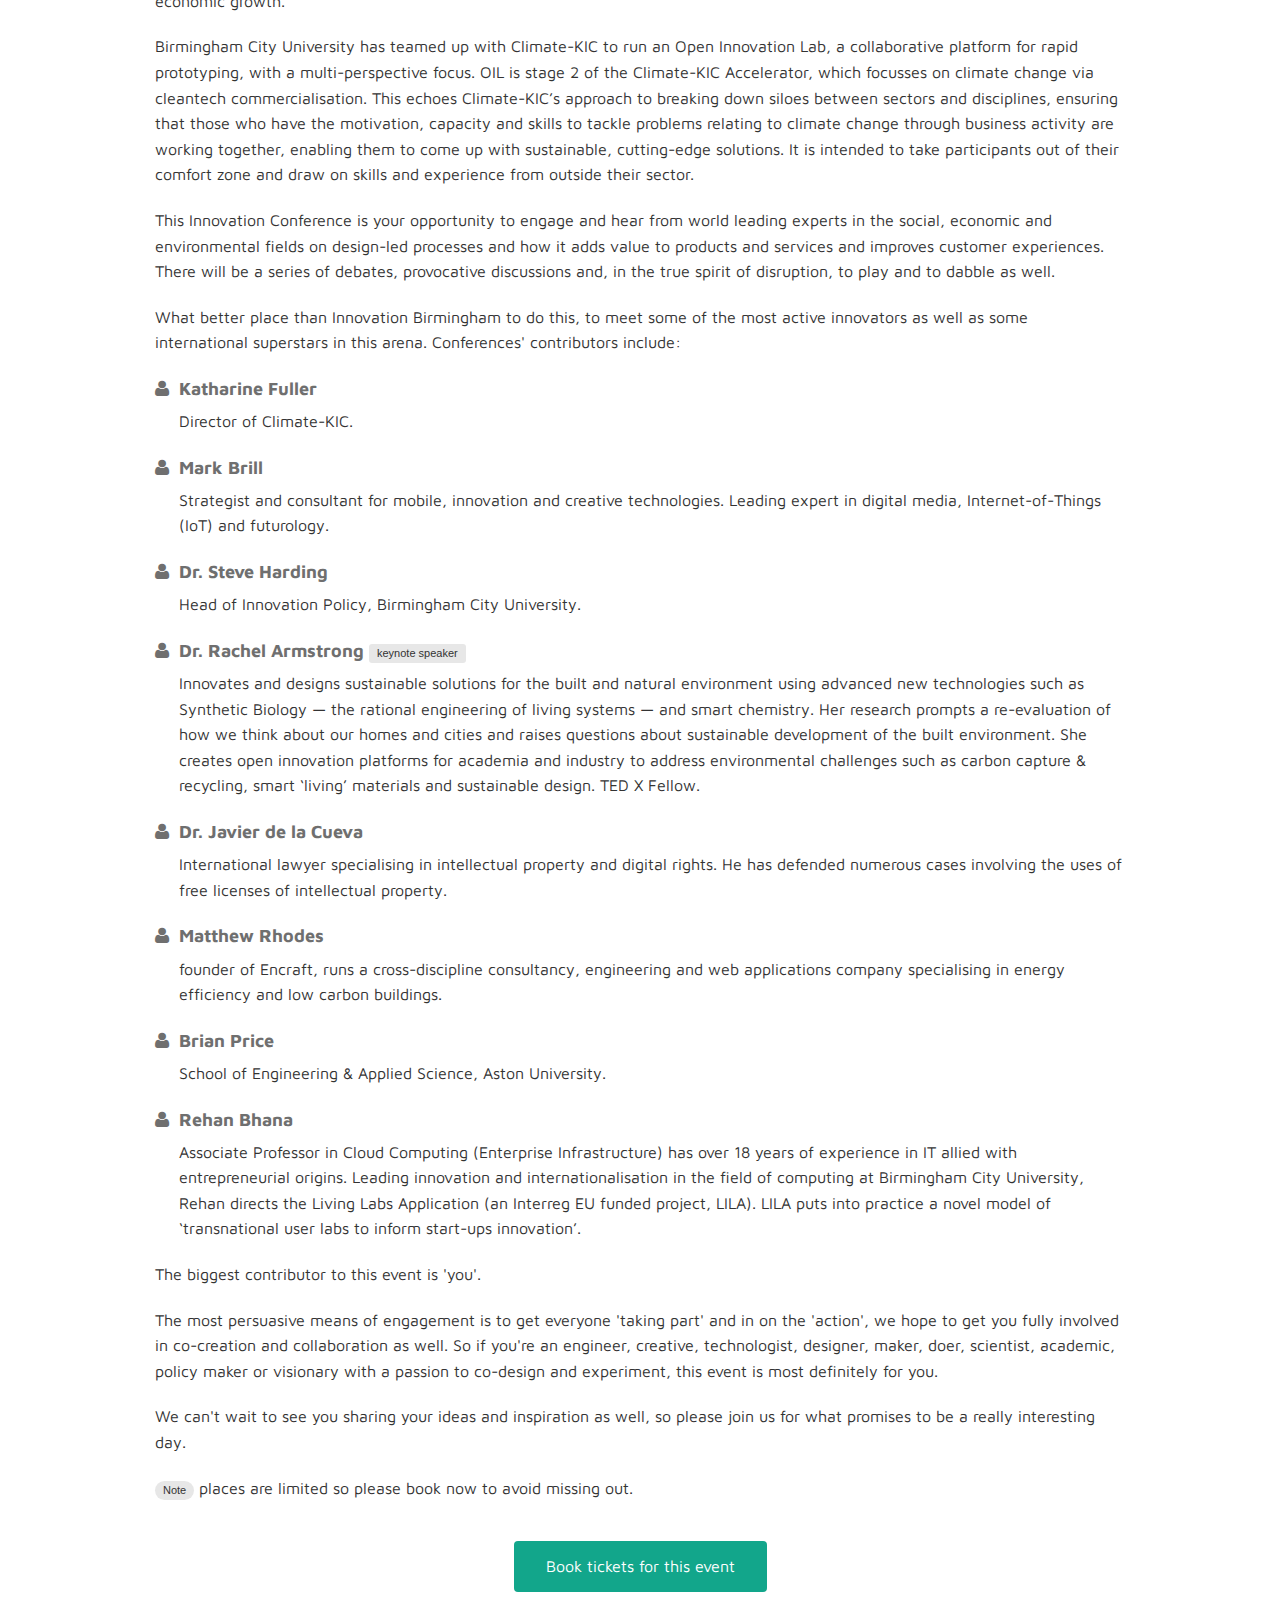
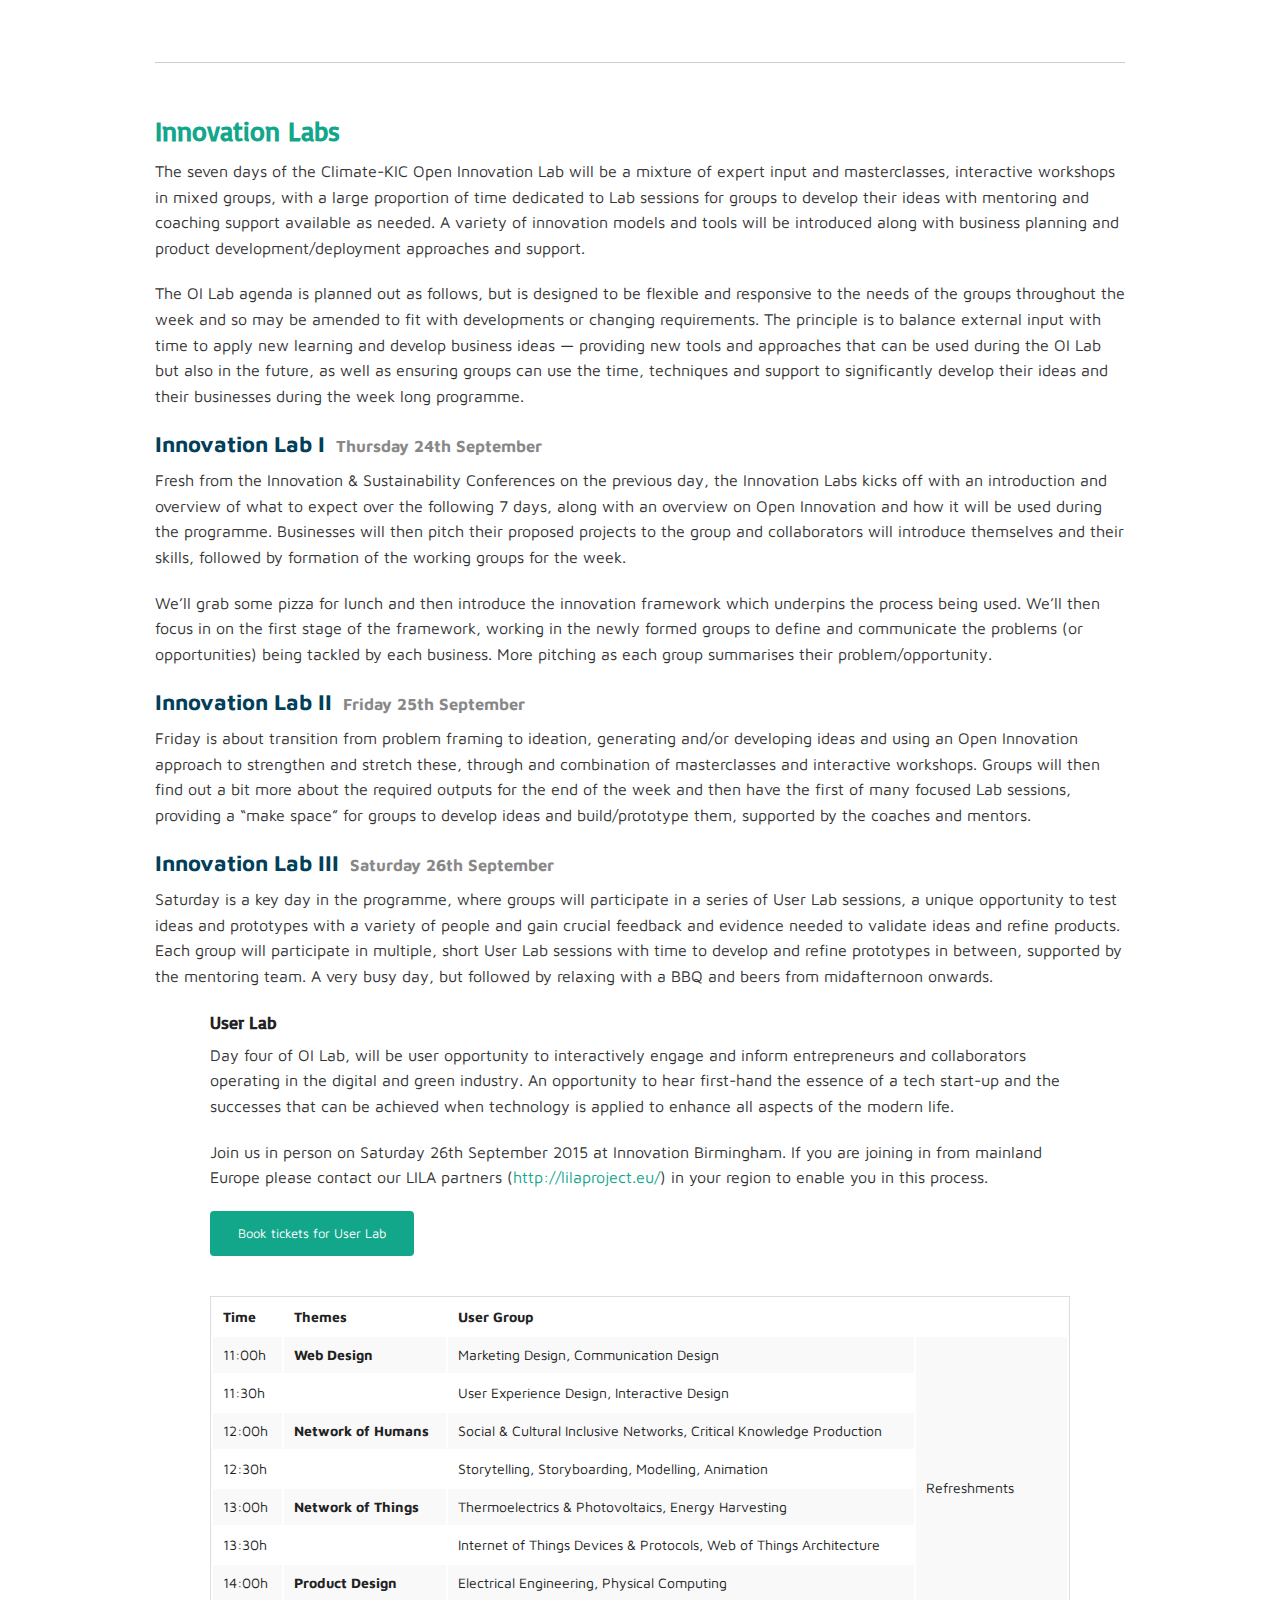
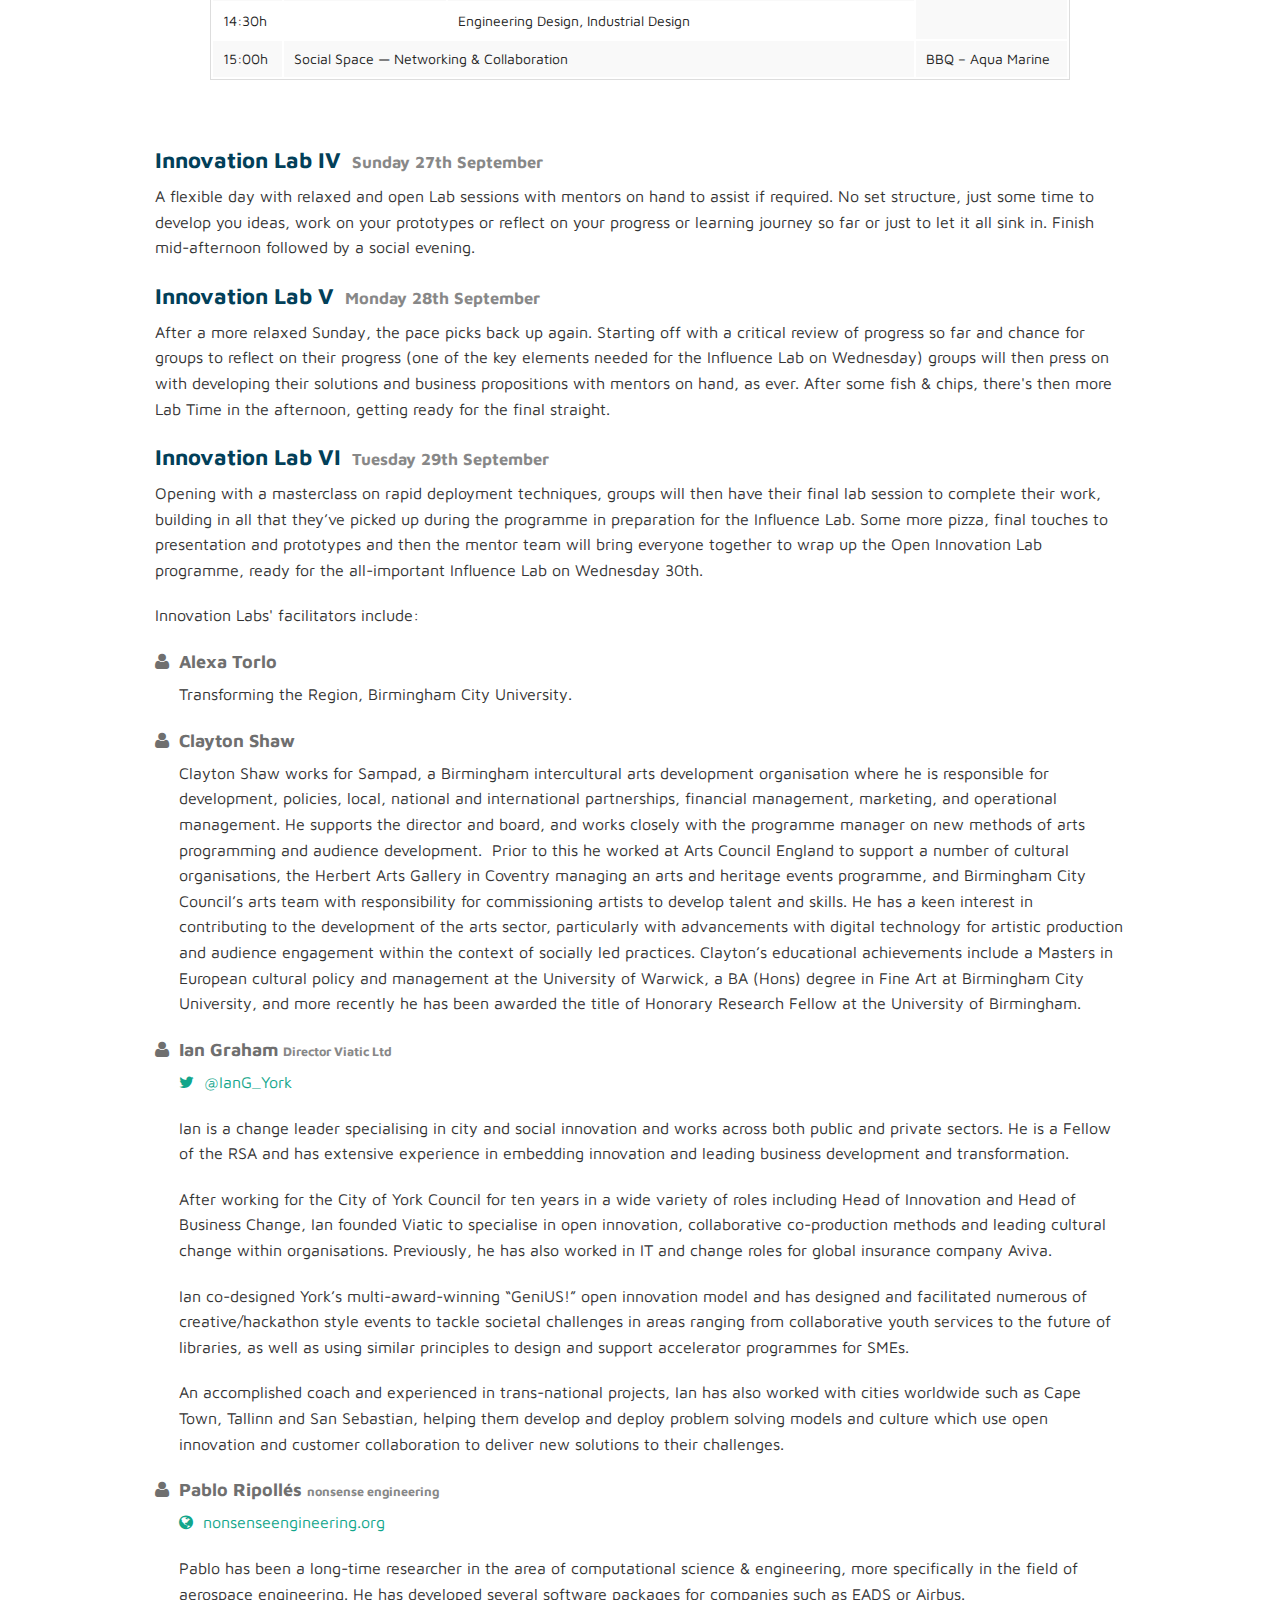
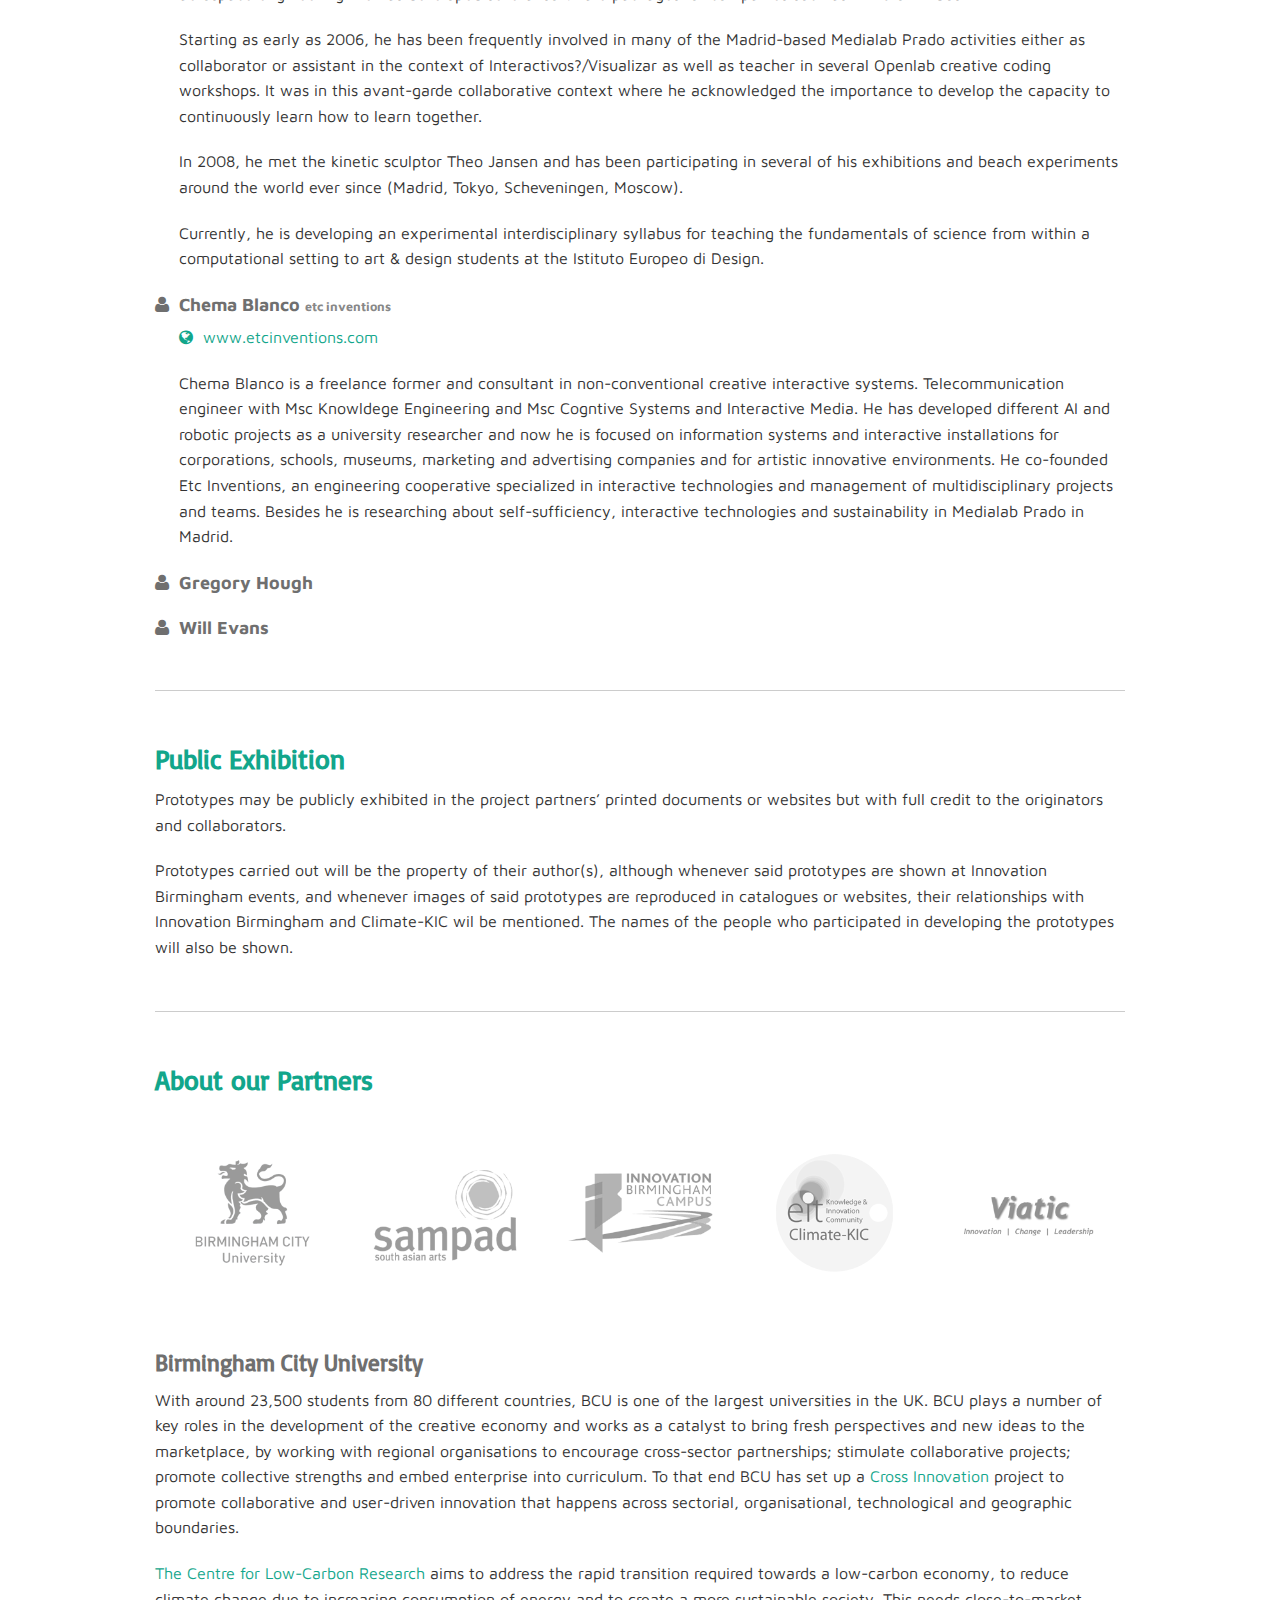
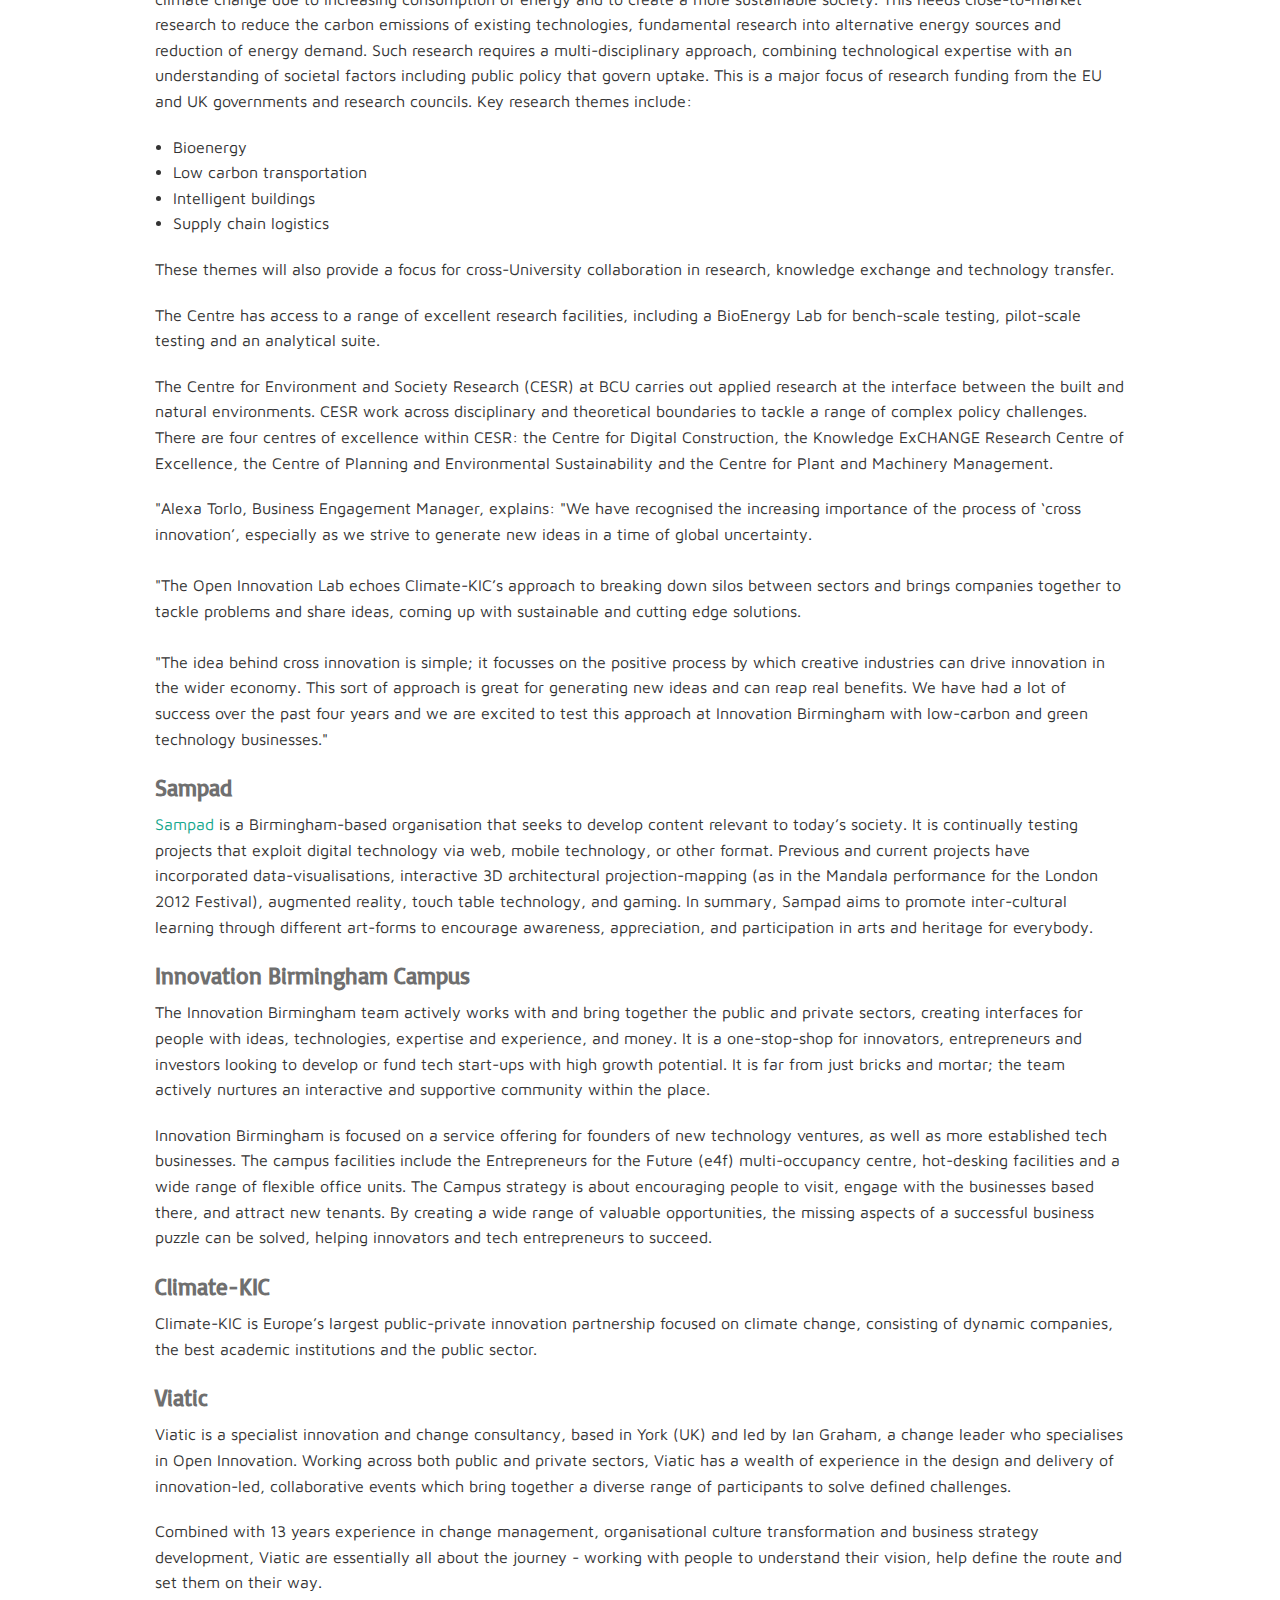
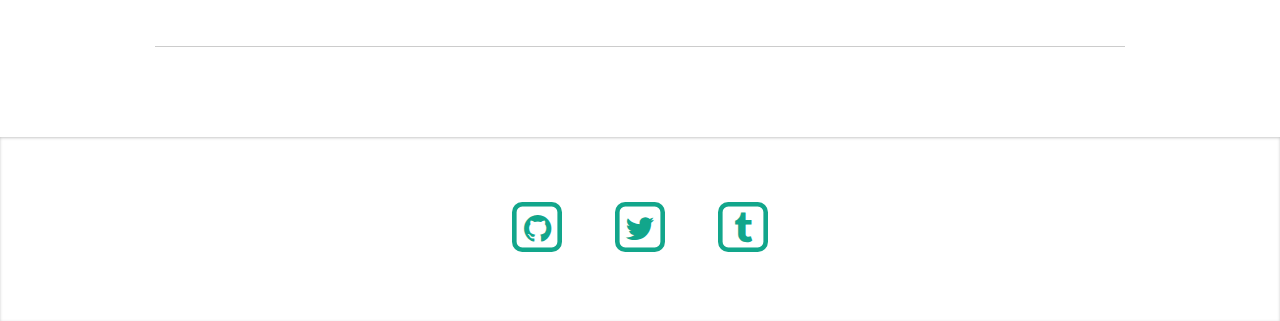
<file: about/index.html>
<!DOCTYPE html>
<html class="no-js" lang="en">

  <head>
    <meta charset="utf-8">
    <meta http-equiv="X-UA-Compatible" content="IE=edge">
    <meta name="viewport" content="width=device-width, initial-scale=1">

    <title>About</title>
    <meta name="description" content="">

    <link rel="stylesheet" href="/css/app.css">
    <link rel="canonical" href="http://www.openinnovationlab.io">
    <script src="/bower_components/modernizr/modernizr.js"></script>
    <script>
      (function(i,s,o,g,r,a,m){i['GoogleAnalyticsObject']=r;i[r]=i[r]||function(){
      (i[r].q=i[r].q||[]).push(arguments)},i[r].l=1*new Date();a=s.createElement(o),
      m=s.getElementsByTagName(o)[0];a.async=1;a.src=g;m.parentNode.insertBefore(a,m)
      })(window,document,'script','//www.google-analytics.com/analytics.js','ga');

      ga('create', 'UA-67751349-1', 'auto');
      ga('send', 'pageview');

    </script>
  </head>

  <body>

    <header>
      <div class="header-inner">
        <div class="row">
          <div class="small-12 columns">
            <nav class="top-bar" data-topbar role="navigation">
              <ul class="title-area">
                <li class="name">
                  <h1><a href="/"><img alt="" class="logo" src="/images/logo.svg"></a></h1>
                </li>
                 <!-- Remove the class "menu-icon" to get rid of menu icon. Take out "Menu" to just have icon alone -->
                <li class="toggle-topbar menu-icon"><a href="#"><span></span></a></li>
              </ul>

              <section class="top-bar-section">
                <!-- Right Nav Section -->
                <ul class="right">
                  <li><a href="/"><i class="fa fa-home"></i></a></li>
                  <li><a href="/about/">About</a></li>
                  <li><a href="/themes-concepts/">Themes & Concepts</a></li>
                  <li><a href="/call-collaborators/">Call for Collaborators</a></li>
                </ul>
              </section>
            </nav>
          </div>
        </div>
      </div>
    </header>

    <div class="intro clearfix">
      <div class="row">
        <div class="small-12 columns">
          <h2>About</h2>
        </div>
      </div>
    </div>

    <div class="aux-inner bg-alt">
      <div class="row">
        <div class="small-12 columns">
          <blockquote class="large fg-alt">
            <p>Innovation is increasingly defined as a primary, if not the primary motive for supporting the creative industries… We should do this [experimental method] because it is a solution to the problem of how to better support entrepreneurialism and innovation.</p>
            <cite>Nesta (National Endowment for Science, Technology and the Arts) - from ‘State of Uncertainty’ Innovation Policy through experimentation (April 2011)</cite>
          </blockquote>
        </div>
      </div>
    </div>

    <div class="main-inner">
      <div class="row">
        <div class="small-12 columns">
          <section>
            <article class="entry">
              <div class="entry-hd">
                <h3 class="entry-title">What is Open Innovation Lab?</h3>
              </div>
              <div class="entry-bd">
                <p>Open Innovation Lab (OIL) is part of the Climate-KIC Accelerator programme.  In the context of the Climate-KIC Accelerator, OIL aims to be a collaborative platform for rapid prototyping via learning, research, development and production, with wraparound support in developing the selected concepts.  The goal will be to enhance these concepts via collaborative interventions during the one week workshop.  This work will be carried out in multi- and interdisciplinary task groups comprised by the concept originator(s) and interested collaborators, with conceptual and technical advice from the experts and facilitators.  As an introduction to the workshop there will be an agenda of industry talks from invited speakers on the themes of innovation, green tech, intellectual property, among others.</p>
                <p>OIL is looking for individuals to participate in this collaborative innovation workshop in an environment of openness, exploration, and shared horizontal learning, research, development and production.  The workshop aims to use Free/Libre Open Source (FLOS) software and hardware tools and related technologies.  Think of this as a special unique opportunity to approach things in a, perhaps more experimental, way you would not normally dare to do.</p>
                <p>OIL will bring people from different disciplines from the West Midlands, Ireland and wider Europe to work collaboratively on enhancing the selected concepts by taking new perspectives and approaches to underlying climate related challenges.</p>
                <p>OIL will enable participants to appreciate where business ideas fit in the smart, knowledge-driven, low carbon economy.  Government innovation policy in the UK and Ireland has traditionally focused on STEM (Science, Technology, Engineering and Mathematics) and the ‘eight great technologies’.  However, this omits how to factor in creative thinking into the technological mix.  As such, STEAM — STEM with an Art component — is seen as a key opportunity for Europe.</p>
                <p>OIL will be led by Birmingham City University’s Cross Innovation team, which has experience in bringing in and sharing best practice with practitioners, businesses and institutions from across Europe, notably via its key development role in the European Structural and Investment Funds (ESIF).  The delivery will be shared with Sampad, a Birmingham-based organisation working in multi-disciplinary, international collaborative practices.</p>
                <p>OIL was born from a research and production methodology called <a href="http://www.interactivosbham.co.uk/about" target="_blank">‘Interactivos’</a>, developed by Madrid-based <a href="http://medialab-prado.es/" target="_blank">Medialab Prado</a> for the creative and educational uses of all technology.  These events are a hybrid between a production workshop, a seminar and promotion of the developments via public showcase.  ‘Interactivos’ makes space for reflection, new thinking and collaboration, enabling proposals to be researched, developed, produced and presented.</p>
              </div>
            </article>
            <article class="entry">
              <div class="entry-hd">
                <a name="conferences"></a>
                <h3 class="entry-title">Innovation and Sustainability Conferences</h3>
              </div>
              <div class="entry-bd">
                <p>Hosted as part of Climate-KIC’s business incubator programme, Birmingham City University would like to welcome you to the kick-off of the Open Innovation Lab for a one day event about the future of smart cities and how design can boost innovation and create economic growth.</p>
                <p>Birmingham City University has teamed up with Climate-KIC to run an Open Innovation Lab, a collaborative platform for rapid prototyping, with a multi-perspective focus.  OIL is stage 2 of the Climate-KIC Accelerator, which focusses on climate change via cleantech commercialisation.  This echoes Climate-KIC’s approach to breaking down siloes between sectors and disciplines, ensuring that those who have the motivation, capacity and skills to tackle problems relating to climate change through business activity are working together, enabling them to come up with sustainable, cutting-edge solutions.  It is intended to take participants out of their comfort zone and draw on skills and experience from outside their sector.</p>
                <p>This Innovation Conference is your opportunity to engage and hear from world leading experts in the social, economic and environmental fields on design-led processes and how it adds value to products and services and improves customer experiences.  There will be a series of debates, provocative discussions and, in the true spirit of disruption, to play and to dabble as well.</p>
                <p>What better place than Innovation Birmingham to do this, to meet some of the most active innovators as well as some international superstars in this arena. Conferences' contributors include:</p>
                <dl class="user-description">
                  <dt>
                    <a name="fuller"></a>
                    <i class="fa fa-user"></i>Katharine Fuller
                  </dt>
                  <dd>
                    <p>Director of Climate-KIC.</p>
                  </dd>
                  <dt>
                    <a name="brill"></a>
                    <i class="fa fa-user"></i>Mark Brill
                  </dt>
                  <dd>
                    <p>Strategist and consultant for mobile, innovation and creative technologies.  Leading expert in digital media, Internet-of-Things (IoT) and futurology.</p>
                  </dd>
                  <dt>
                    <a name="harding"></a>
                    <i class="fa fa-user"></i>Dr. Steve Harding
                  </dt>
                  <dd>
                    <p>Head of Innovation Policy, Birmingham City University.</p>
                  </dd>
                  <dt>
                    <a name="armstrong"></a>
                    <i class="fa fa-user"></i>Dr. Rachel Armstrong <span class="label radius secondary">keynote speaker</span>
                  </dt>
                  <dd>
                    <p>Innovates and designs sustainable solutions for the built and natural environment using advanced new technologies such as Synthetic Biology — the rational engineering of living systems — and smart chemistry.  Her research prompts a re-evaluation of how we think about our homes and cities and raises questions about sustainable development of the built environment.  She creates open innovation platforms for academia and industry to address environmental challenges such as carbon capture & recycling, smart ‘living’ materials and sustainable design.  TED X Fellow.</p>
                  </dd>
                  <dt>
                    <a name="delacueva"></a>
                    <i class="fa fa-user"></i>Dr. Javier de la Cueva
                  </dt>
                  <dd>
                    <p>International lawyer specialising in intellectual property and digital rights.  He has defended numerous cases involving the uses of free licenses of intellectual property.</p>
                  </dd>
                  <dt>
                    <a name="rhodes"></a>
                    <i class="fa fa-user"></i>Matthew Rhodes
                  </dt>
                  <dd>
                    <p>founder of Encraft, runs a cross-discipline consultancy, engineering and web applications company specialising in energy efficiency and low carbon buildings.</p>
                  </dd>
                  <dt>
                    <a name="price"></a>
                    <i class="fa fa-user"></i>Brian Price
                  </dt>
                  <dd>
                    <p>School of Engineering & Applied Science, Aston University.</p>
                  </dd>
                  <dt>
                    <a name="bhana"></a>
                    <i class="fa fa-user"></i>Rehan Bhana
                  </dt>
                  <dd>
                    <p>Associate Professor in Cloud Computing (Enterprise Infrastructure) has over 18 years of experience in IT allied with entrepreneurial origins.  Leading innovation and internationalisation in the field of computing at Birmingham City University, Rehan directs the Living Labs Application (an Interreg EU funded project, LILA).  LILA puts into practice a novel model of ‘transnational user labs to inform start-ups innovation’.</p>
                  </dd>
                </dl>
                <p>The biggest contributor to this event is 'you'.</p>
                <p>The most persuasive means of engagement is to get everyone 'taking part' and in on the 'action', we hope to get you fully involved in co-creation and collaboration as well.  So if you're an engineer, creative, technologist, designer, maker, doer, scientist, academic, policy maker or visionary with a passion to co-design and experiment, this event is most definitely for you.</p>
                <p>We can't wait to see you sharing your ideas and inspiration as well, so please join us for what promises to be a really interesting day.</p>
                <p><span class="label secondary round">Note</span> places are limited so please book now to avoid missing out.</p>
              </div>
              <div class="entry-ft text-center">
                <a class="button" href="http://www.eventbrite.co.uk/e/climate-kic-accelerator-innovation-conference-tickets-18036752412" target="_blank">Book tickets for this event</a>
              </div>
            </article>
            <article class="entry">
              <div class="entry-hd">
                <a name="labs"></a>
                <h3 class="entry-title">Innovation Labs</h3>
              </div>
              <div class="entry-bd">
                <p>The seven days of the Climate-KIC Open Innovation Lab will be a mixture of expert input and masterclasses, interactive workshops in mixed groups, with a large proportion of time dedicated to Lab sessions for groups to develop their ideas with mentoring and coaching support available as needed.  A variety of innovation models and tools will be introduced along with business planning and product development/deployment approaches and support.</p>
                <p>The OI Lab agenda is planned out as follows, but is designed to be flexible and responsive to the needs of the groups throughout the week and so may be amended to fit with developments or changing requirements.  The principle is to balance external input with time to apply new learning and develop business ideas — providing new tools and approaches that can be used during the OI Lab but also in the future, as well as ensuring groups can use the time, techniques and support to significantly develop their ideas and their businesses during the week long programme.</p>
                <dl class="lab-description">
                  <a name="labsi"></a>
                  <dt>Innovation Lab I <small>Thursday 24th September</small></dt>
                  <dd>
                    <p>Fresh from the Innovation & Sustainability Conferences on the previous day, the Innovation Labs kicks off with an introduction and overview of what to expect over the following 7 days, along with an overview on Open Innovation and how it will be used during the programme.  Businesses will then pitch their proposed projects to the group and collaborators will introduce themselves and their skills, followed by formation of the working groups for the week.</p>
                    <p>We’ll grab some pizza for lunch and then introduce the innovation framework which underpins the process being used.  We’ll then focus in on the first stage of the framework, working in the newly formed groups to define and communicate the problems (or opportunities) being tackled by each business.  More pitching as each group summarises their problem/opportunity.</p>
                  </dd>
                  <a name="labsii"></a>
                  <dt>Innovation Lab II <small>Friday 25th September</small></dt>
                  <dd>
                    <p>Friday is about transition from problem framing to ideation, generating and/or developing ideas and using an Open Innovation approach to strengthen and stretch these, through and combination of masterclasses and interactive workshops.  Groups will then find out a bit more about the required outputs for the end of the week and then have the first of many focused Lab sessions, providing a “make space” for groups to develop ideas and build/prototype them, supported by the coaches and mentors.</p>
                  </dd>
                  <a name="labsiii"></a>
                  <dt>Innovation Lab III <small>Saturday 26th September</small></dt>
                  <dd>
                    <p>Saturday is a key day in the programme, where groups will participate in a series of User Lab sessions, a unique opportunity to test ideas and prototypes with a variety of people and gain crucial feedback and evidence needed to validate ideas and refine products.  Each group will participate in multiple, short User Lab sessions with time to develop and refine prototypes in between, supported by the mentoring team.  A very busy day, but followed by relaxing with a BBQ and beers from midafternoon onwards.</p>
                    <div class="small-11 small-centered columns">
                      <h5>User Lab</h5>
                      <p>Day four of OI Lab, will be user opportunity to interactively engage and inform entrepreneurs and collaborators operating in the digital and green industry.  An opportunity to hear first-hand the essence of a tech start-up and the successes that can be achieved when technology is applied to enhance all aspects of the modern life.</p>
                      <p>Join us in person on Saturday 26th September 2015 at Innovation Birmingham.  If you are joining in from mainland Europe please contact our LILA partners (<a href="http://lilaproject.eu/" target="_blank">http://lilaproject.eu/</a>) in your region to enable you in this process.</p>
                      <p>
                        <a class="button small" href="http://www.eventbrite.co.uk/e/open-innovation-lab-user-labs-tickets-18684107669" target="_blank">Book tickets for User Lab</a>
                      </p>
                      <table style="width:100%;" summary="Schedule for Route 7 going downtown. Service begins
                      at 4:00 AM and ends at midnight. Intersections are listed in the top row.
                      Find the intersection closest to your starting point or destination, then read
                      down that column to find out what time the bus leaves that intersection.">
                        <tr>
                          <th>Time</th>
                          <th>Themes</th>
                          <th>User Group</th>
                          <th></th>
                        </tr>
                        <tr>
                          <td>11:00h</td>
                          <td><strong>Web Design</strong></td>
                          <td>Marketing Design, Communication Design</td>
                          <td rowspan="8">Refreshments</td>
                        </tr>
                        <tr>
                          <td>11:30h</td>
                          <td></td>
                          <td>User Experience Design, Interactive Design</td>
                        </tr>
                        <tr>
                          <td>12:00h</td>
                          <td><strong>Network of Humans</strong></td>
                          <td>Social & Cultural Inclusive Networks, Critical Knowledge Production</td>
                        </tr>
                        <tr>
                          <td>12:30h</td>
                          <td></td>
                          <td>Storytelling, Storyboarding, Modelling, Animation</td>
                        </tr>
                        <tr>
                          <td>13:00h</td>
                          <td><strong>Network of Things</strong></td>
                          <td>Thermoelectrics & Photovoltaics, Energy Harvesting</td>
                        </tr>
                        <tr>
                          <td>13:30h</td>
                          <td></td>
                          <td>Internet of Things Devices & Protocols, Web of Things Architecture</td>
                        </tr>
                        <tr>
                          <td>14:00h</td>
                          <td><strong>Product Design</strong></td>
                          <td>Electrical Engineering, Physical Computing</td>
                        </tr>
                        <tr>
                          <td>14:30h</td>
                          <td></td>
                          <td>Engineering Design, Industrial Design</td>
                        </tr>
                        <tr>
                          <td>15:00h</td>
                          <td colspan="2">Social Space — Networking & Collaboration</td>
                          <td>BBQ – Aqua Marine</td>
                        </tr>
                      </table>
                      <br/>
                    </div>
                    </p>
                  </dd>
                  <a name="labsiv"></a>
                  <dt>Innovation Lab IV <small>Sunday 27th September</small></dt>
                  <dd>
                    <p>A flexible day with relaxed and open Lab sessions with mentors on hand to assist if required.  No set structure, just some time to develop you ideas, work on your prototypes or reflect on your progress or learning journey so far or just to let it all sink in.  Finish mid-afternoon followed by a social evening.</p>
                  </dd>
                  <a name="labsv"></a>
                  <dt>Innovation Lab V <small>Monday 28th September</small></dt>
                  <dd>
                    <p>After a more relaxed Sunday, the pace picks back up again.  Starting off with a critical review of progress so far and chance for groups to reflect on their progress (one of the key elements needed for the Influence Lab on Wednesday) groups will then press on with developing their solutions and business propositions with mentors on hand, as ever.  After some fish & chips, there's then more Lab Time in the afternoon, getting ready for the final straight.</p>
                  </dd>
                  <a name="labsvi"></a>
                  <dt>Innovation Lab VI <small>Tuesday 29th September</small></dt>
                  <dd>
                    <p>Opening with a masterclass on rapid deployment techniques, groups will then have their final lab session to complete their work, building in all that they’ve picked up during the programme in preparation for the Influence Lab.  Some more pizza, final touches to presentation and prototypes and then the mentor team will bring everyone together to wrap up the Open Innovation Lab programme, ready for the all-important Influence Lab on Wednesday 30th.</p>
                  </dd>
                </dl>
                <p>Innovation Labs' facilitators include:</p>
                <dl class="user-description">
                  <dt>
                    <a name="torlo"></a>
                    <i class="fa fa-user"></i>Alexa Torlo
                  </dt>
                  <dd>
                    <p>Transforming the Region, Birmingham City University.</p>
                  </dd>
                  <dt>
                    <a name="shaw"></a>
                    <i class="fa fa-user"></i>Clayton Shaw
                  </dt>
                  <dd>
                    <p>Clayton Shaw works for Sampad, a Birmingham intercultural arts development organisation where he is responsible for development, policies, local, national and international partnerships, financial management, marketing, and operational management.  He supports the director and board, and works closely with the programme manager on new methods of arts programming and audience development.  Prior to this he worked at Arts Council England to support a number of cultural organisations, the Herbert Arts Gallery in Coventry managing an arts and heritage events programme, and Birmingham City Council’s arts team with responsibility for commissioning artists to develop talent and skills.  He has a keen interest in contributing to the development of the arts sector, particularly with advancements with digital technology for artistic production and audience engagement within the context of socially led practices.  Clayton’s educational achievements include a Masters in European cultural policy and management at the University of Warwick, a BA (Hons) degree in Fine Art at Birmingham City University, and more recently he has been awarded the title of Honorary Research Fellow at the University of Birmingham.</p>
                  </dd>
                  <dt>
                    <a name="graham"></a>
                    <i class="fa fa-user"></i>Ian Graham <small>Director Viatic Ltd</small>
                    <!-- <p><img class="right" src="/images/viatic.png"></p> -->
                  </dt>
                  <dd>
                    <p><a href="https://twitter.com/iang_york" target="_blank"><i class="fa fa-twitter"></i>&nbsp;&nbsp;@IanG_York</a></p>
                    <p>Ian is a change leader specialising in city and social innovation and works across both public and private sectors.  He is a Fellow of the RSA and has extensive experience in embedding innovation and leading business development and transformation.</p>
                    <p>After working for the City of York Council for ten years in a wide variety of roles including Head of Innovation and Head of Business Change, Ian founded Viatic to specialise in open innovation, collaborative co-production methods and leading cultural change within organisations.  Previously, he has also worked in IT and change roles for global insurance company Aviva.</p>
                    <p>Ian co-designed York’s multi-award-winning “GeniUS!” open innovation model and has designed and facilitated numerous of creative/hackathon style events to tackle societal challenges in areas ranging from collaborative youth services to the future of libraries, as well as using similar principles to design and support accelerator programmes for SMEs.</p>
                    <p>An accomplished coach and experienced in trans-national projects, Ian has also worked with cities worldwide such as Cape Town, Tallinn and San Sebastian, helping them develop and deploy problem solving models and culture which use open innovation and customer collaboration to deliver new solutions to their challenges.</p>
                  </dd>
                  <dt>
                    <a name="ripolles"></a>
                    <i class="fa fa-user"></i>Pablo Ripollés <small>nonsense engineering</small>
                  </dt>
                  <dd>
                    <p><a href="http://nonsenseengineering.org/" target="_blank"><i class="fa fa-globe"></i>&nbsp;&nbsp;nonsenseengineering.org</a></p>
                    <p>Pablo has been a long-time researcher in the area of computational science & engineering, more specifically in the field of aerospace engineering.  He has developed several software packages for companies such as EADS or Airbus.</p>
                    <p>Starting as early as 2006, he has been frequently involved in many of the Madrid-based Medialab Prado activities either as collaborator or assistant in the context of Interactivos?/Visualizar as well as teacher in several Openlab creative coding workshops.  It was in this avant-garde collaborative context where he acknowledged the importance to develop the capacity to continuously learn how to learn together.</p>
                    <p>In 2008, he met the kinetic sculptor Theo Jansen and has been participating in several of his exhibitions and beach experiments around the world ever since (Madrid, Tokyo, Scheveningen, Moscow).</p>
                    <p>Currently, he is developing an experimental interdisciplinary syllabus for teaching the fundamentals of science from within a computational setting to art & design students at the Istituto Europeo di Design.</p>
                  </dd>
                  <dt>
                    <a name="blanco"></a>
                    <i class="fa fa-user"></i>Chema Blanco <small>etc inventions</small>
                  </dt>
                  <dd>
                    <p><a href="http://www.etcinventions.com/" target="_blank"><i class="fa fa-globe"></i>&nbsp;&nbsp;www.etcinventions.com</a></p>
                    <p>Chema Blanco is a freelance former and consultant in non-conventional creative interactive systems.  Telecommunication engineer with Msc Knowldege Engineering and Msc Cogntive Systems and Interactive Media.  He has developed different AI and robotic projects as a university researcher and now he is focused on information systems and interactive installations for corporations, schools, museums, marketing and advertising companies and for artistic innovative environments.  He co-founded Etc Inventions, an engineering cooperative specialized in interactive technologies and management of multidisciplinary projects and teams.  Besides he is researching about self-sufficiency, interactive technologies and sustainability in Medialab Prado in Madrid.</p>
                  </dd>
                  <dt>
                    <a name="hough"></a>
                    <i class="fa fa-user"></i>Gregory Hough
                  </dt>
                  <dd>
                    <p></p>
                  </dd>
                  <dt>
                    <a name="evans"></a>
                    <i class="fa fa-user"></i>Will Evans
                  </dt>
                  <dd>
                    <p></p>
                  </dd>
                </dl>
              </div>
            </article>
            <article class="entry">
              <div class="entry-hd">
                <a name="public-exhibition"></a>
                <h3 class="entry-title">Public Exhibition</h3>
              </div>
              <div class="entry-bd">
                <p>Prototypes may be publicly exhibited in the project partners’ printed documents or websites but with full credit to the originators and collaborators.</p>
                <p>Prototypes carried out will be the property of their author(s), although whenever said prototypes are shown at Innovation Birmingham events, and whenever images of said prototypes are reproduced in catalogues or websites, their relationships with Innovation Birmingham and Climate-KIC wil be mentioned.  The names of the people who participated in developing the prototypes will also be shown.</p>
              </div>
            </article>
            <article class="entry">
              <div class="entry-hd">
                <h3 class="entry-title">About our Partners</h3>
                <div class="featured">
                  <ul class="small-block-grid-1 medium-block-grid-3 large-block-grid-5">
                    <li class="text-center"><a href="http://www.bcu.ac.uk/business/help-for-businesses/grow-your-business/cross-innovation"><img alt="Birmingham University" src="/images/birmingham-university.png"></a></li>
                    <li class="text-center"><a href="http://www.sampad.org.uk/"><img alt="Sampad" src="/images/sampad.png"></a></li>
                    <li class="text-center"><a href="https://www.innovationbham.com/"><img alt="Innovation Birmingham Campus" src="/images/innovation-birmingham-campus.png"></a></li>
                    <li class="text-center"><a href="http://www.climate-kic.org/"><img alt="Climate-kic" src="/images/climate-kic.png"></a></li>
                    <li class="text-center"><img alt="Viatic" src="/images/viatic.png"></li>
                  </ul>
                </div>
              </div>
              <div class="entry-bd">
                <h4 class="entry-subtitle">Birmingham City University</h4>
                <p>With around 23,500 students from 80 different countries, BCU is one of the largest universities in the UK.  BCU plays a number of key roles in the development of the creative economy and works as a catalyst to bring fresh perspectives and new ideas to the marketplace, by working with regional organisations to encourage cross-sector partnerships; stimulate collaborative projects; promote collective strengths and embed enterprise into curriculum.  To that end BCU has set up a <a href="http://www.cross-innovation.eu/" target="_blank">Cross Innovation</a> project to promote collaborative and user-driven innovation that happens across sectorial, organisational, technological and geographic boundaries.</p>
                <p><a href="http://www.bcu.ac.uk/research/-centres-of-excellence/centre-for-low-carbon-technologies" target="_blank">The Centre for Low-Carbon Research</a> aims to address the rapid transition required towards a low-carbon economy, to reduce climate change due to increasing consumption of energy and to create a more sustainable society.  This needs close-to-market research to reduce the carbon emissions of existing technologies, fundamental research into alternative energy sources and reduction of energy demand.  Such research requires a multi-disciplinary approach, combining technological expertise with an understanding of societal factors including public policy that govern uptake.  This is a major focus of research funding from the EU and UK governments and research councils.  Key research themes include:</p>
                <ul>
                  <li>Bioenergy</li>
                  <li>Low carbon transportation</li>
                  <li>Intelligent buildings</li>
                  <li>Supply chain logistics</li>
                </ul>
                <p>These themes will also provide a focus for cross-University collaboration in research, knowledge exchange and technology transfer.</p>
                <p>The Centre has access to a range of excellent research facilities, including a BioEnergy Lab for bench-scale testing, pilot-scale testing and an analytical suite.</p>
                <p>The Centre for Environment and Society Research (CESR) at BCU carries out applied research at the interface between the built and natural environments.  CESR work across disciplinary and theoretical boundaries to tackle a range of complex policy challenges.  There are four centres of excellence within CESR: the Centre for Digital Construction, the Knowledge ExCHANGE Research Centre of Excellence, the Centre of Planning and Environmental Sustainability and the Centre for Plant and Machinery Management.</p>
                <p>"Alexa Torlo, Business Engagement Manager, explains: "We have recognised the increasing importance of the process of ‘cross innovation’, especially as we strive to generate new ideas in a time of global uncertainty.
                <br/><br/>
                "The Open Innovation Lab echoes Climate-KIC’s approach to breaking down silos between sectors and brings companies together to tackle problems and share ideas, coming up with sustainable and cutting edge solutions.
                <br/><br/>
                "The idea behind cross innovation is simple; it focusses on the positive process by which creative industries can drive innovation in the wider economy. This sort of approach is great for generating new ideas and can reap real benefits. We have had a lot of success over the past four years and we are excited to test this approach at Innovation Birmingham with low-carbon and green technology businesses."</p>

                <h4 class="entry-subtitle">Sampad</h4>
                <p><a href="http://www.sampad.org.uk/" target="_blank">Sampad</a> is a Birmingham-based organisation that seeks to develop content relevant to today’s society. It is continually testing projects that exploit digital technology via web, mobile technology, or other format.  Previous and current projects have incorporated data-visualisations, interactive 3D architectural projection-mapping (as in the Mandala performance for the London 2012 Festival), augmented reality, touch table technology, and gaming.  In summary, Sampad aims to promote inter-cultural learning through different art-forms to encourage awareness, appreciation, and participation in arts and heritage for everybody.</p>
                <h4 class="entry-subtitle">Innovation Birmingham Campus</h4>
                <p>The Innovation Birmingham team actively works with and bring together the public and private sectors, creating interfaces for people with ideas, technologies, expertise and experience, and money.  It is a one-stop-shop for innovators, entrepreneurs and investors looking to develop or fund tech start-ups with high growth potential.  It is far from just bricks and mortar; the team actively nurtures an interactive and supportive community within the place.</p>
                <p>Innovation Birmingham is focused on a service offering for founders of new technology ventures, as well as more established tech businesses.  The campus facilities include the Entrepreneurs for the Future (e4f) multi-occupancy centre, hot-desking facilities and a wide range of flexible office units.  The Campus strategy is about encouraging people to visit, engage with the businesses based there, and attract new tenants.  By creating a wide range of valuable opportunities, the missing aspects of a successful business puzzle can be solved, helping innovators and tech entrepreneurs to succeed.</p>
                <h4 class="entry-subtitle">Climate-KIC</h4>
                <p>Climate-KIC is Europe’s largest public-private innovation partnership focused on climate change, consisting of dynamic companies, the best academic institutions and the public sector.</p>

                <h4 class="entry-subtitle">Viatic</h4>
                <p>Viatic is a specialist innovation and change consultancy, based in York (UK) and led by Ian Graham, a change leader who specialises in Open Innovation.  Working across both public and private sectors, Viatic has a wealth of experience in the design and delivery of innovation-led, collaborative events which bring together a diverse range of participants to solve defined challenges.</p>
                <p>Combined with 13 years experience in change management, organisational culture transformation and business strategy development, Viatic are essentially all about the journey - working with people to understand their vision, help define the route and set them on their way.</p>
              </div>
            </article>
          </section>
        </div>
      </div>
    </div>

    <footer class="footer-inner">
      <div class="row">
        <div class="small-12 columns">
          <div class="social">
            <a href="https://github.com/openinnovationlab/" target="_blank">
              <span class="fa-stack fa-lg">
                <i class="fa fa-square-o fa-stack-2x"></i>
                <i class="fa fa-github fa-stack-1x"></i>
              </span>
            </a>
            <a href="https://twitter.com/OpenInnovLab" target="_blank">
              <span class="fa-stack fa-lg">
                <i class="fa fa-square-o fa-stack-2x"></i>
                <i class="fa fa-twitter fa-stack-1x"></i>
              </span>
            </a>
            <a href="http://openinnovationlab.tumblr.com/" target="_blank">
              <span class="fa-stack fa-lg">
                <i class="fa fa-square-o fa-stack-2x"></i>
                <i class="fa fa-tumblr fa-stack-1x"></i>
              </span>
            </a>
          </div>
        </div>
      </div>
    </footer>

    <script src="/bower_components/jquery/dist/jquery.min.js"></script>
    <script src="/bower_components/foundation/js/foundation.min.js"></script>
    <script src="/js/app.js"></script>

  </body>

</html>
</file>
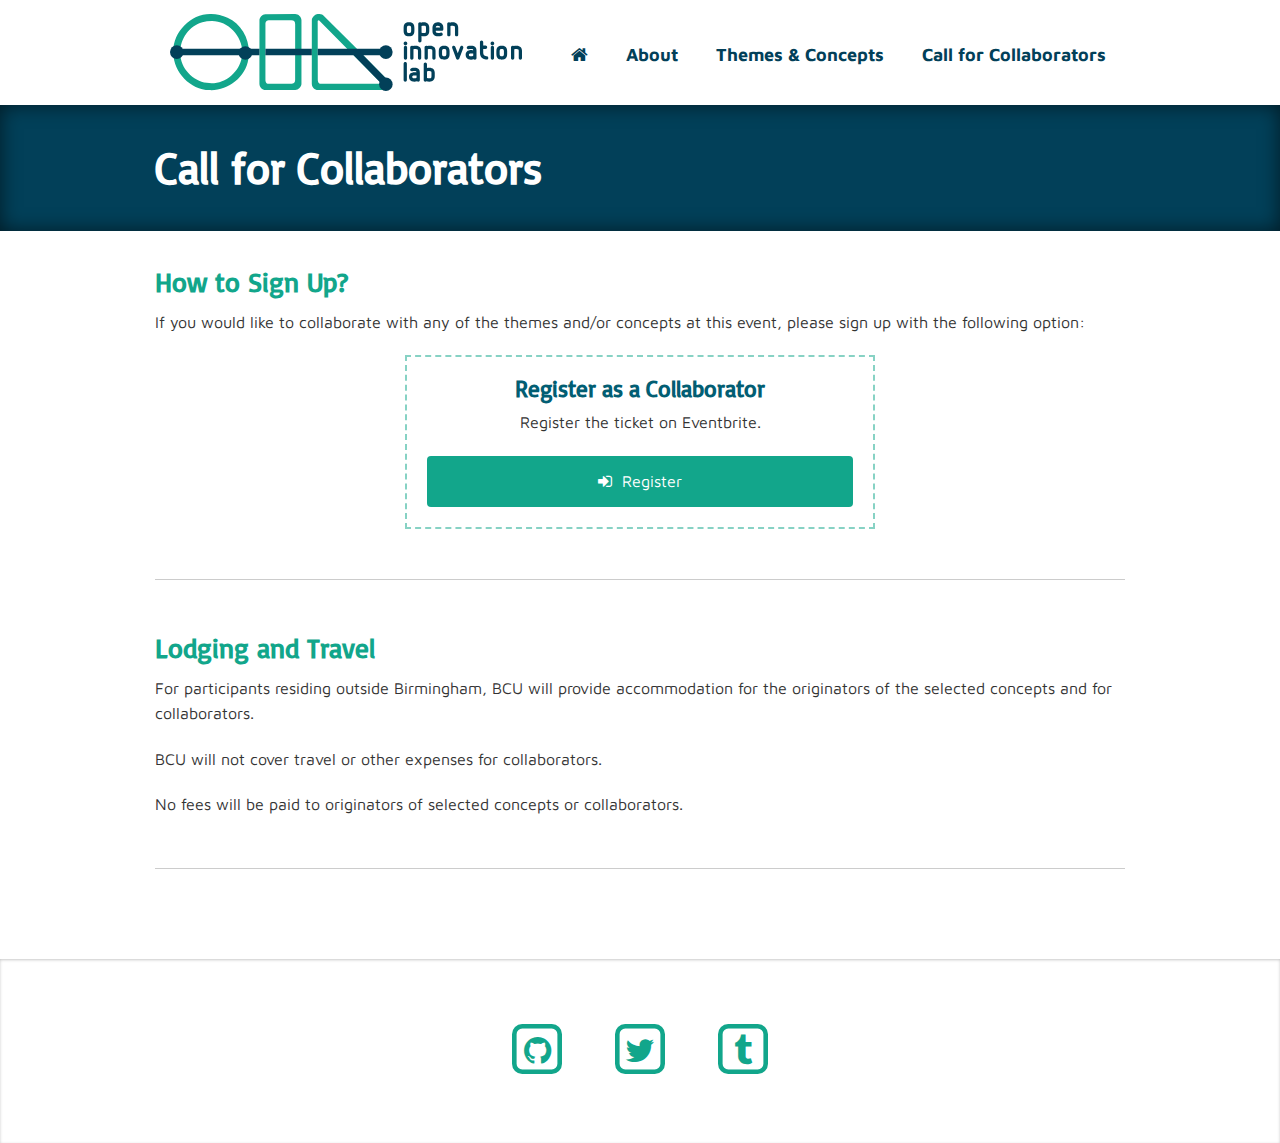
<file: call-collaborators/index.html>
<!DOCTYPE html>
<html class="no-js" lang="en">

  <head>
    <meta charset="utf-8">
    <meta http-equiv="X-UA-Compatible" content="IE=edge">
    <meta name="viewport" content="width=device-width, initial-scale=1">

    <title>Call for Collaborators</title>
    <meta name="description" content="">

    <link rel="stylesheet" href="/css/app.css">
    <link rel="canonical" href="http://www.openinnovationlab.io">
    <script src="/bower_components/modernizr/modernizr.js"></script>
    <script>
      (function(i,s,o,g,r,a,m){i['GoogleAnalyticsObject']=r;i[r]=i[r]||function(){
      (i[r].q=i[r].q||[]).push(arguments)},i[r].l=1*new Date();a=s.createElement(o),
      m=s.getElementsByTagName(o)[0];a.async=1;a.src=g;m.parentNode.insertBefore(a,m)
      })(window,document,'script','//www.google-analytics.com/analytics.js','ga');

      ga('create', 'UA-67751349-1', 'auto');
      ga('send', 'pageview');

    </script>
  </head>

  <body>

    <header>
      <div class="header-inner">
        <div class="row">
          <div class="small-12 columns">
            <nav class="top-bar" data-topbar role="navigation">
              <ul class="title-area">
                <li class="name">
                  <h1><a href="/"><img alt="" class="logo" src="/images/logo.svg"></a></h1>
                </li>
                 <!-- Remove the class "menu-icon" to get rid of menu icon. Take out "Menu" to just have icon alone -->
                <li class="toggle-topbar menu-icon"><a href="#"><span></span></a></li>
              </ul>

              <section class="top-bar-section">
                <!-- Right Nav Section -->
                <ul class="right">
                  <li><a href="/"><i class="fa fa-home"></i></a></li>
                  <li><a href="/about/">About</a></li>
                  <li><a href="/themes-concepts/">Themes & Concepts</a></li>
                  <li><a href="/call-collaborators/">Call for Collaborators</a></li>
                </ul>
              </section>
            </nav>
          </div>
        </div>
      </div>
    </header>

    <div class="intro clearfix">
      <div class="row">
        <div class="small-12 columns">
          <h2>Call for Collaborators</h2>
        </div>
      </div>
    </div>

    <div class="main-inner">
      <div class="row">
        <div class="small-12 columns">
          <section>
            <article class="entry">
              <div class="entry-hd">
                <a name="signup"></a>
                <h3 class="entry-title">How to Sign Up?</h3>
              </div>
              <div class="entry-bd">
                <p>If you would like to collaborate with any of the themes and/or concepts at this event, please sign up with the following option:</p>
                <div class="row">
                  <div class="small-12 small-centered medium-9 large-6 columns">
                    <div class="panel text-center">
                      <h4>Register as a Collaborator</h4>
                      <p>Register the ticket on Eventbrite.</p>
                      <a class="button expand" href="http://www.eventbrite.com/e/open-innovation-lab-tickets-18207188190" target="_blank"><i class="fa fa-sign-in"></i></i>&nbsp;&nbsp;Register</a>
                    </div>
                  </div>
                </div>
              </div>
            </article>
            <article class="entry">
              <div class="entry-hd">
                <h3 class="entry-title">Lodging and Travel</h3>
              </div>
              <div class="entry-bd">
                <p>For participants residing outside Birmingham, BCU will provide accommodation for the originators of the selected concepts and for collaborators.</p>
                <p>BCU will not cover travel or other expenses for collaborators.</p>
                <p>No fees will be paid to originators of selected concepts or collaborators.</p>
              </div>
            </article>
          </section>
        </div>
      </div>
    </div>

    <footer class="footer-inner">
      <div class="row">
        <div class="small-12 columns">
          <div class="social">
            <a href="https://github.com/openinnovationlab/" target="_blank">
              <span class="fa-stack fa-lg">
                <i class="fa fa-square-o fa-stack-2x"></i>
                <i class="fa fa-github fa-stack-1x"></i>
              </span>
            </a>
            <a href="https://twitter.com/OpenInnovLab" target="_blank">
              <span class="fa-stack fa-lg">
                <i class="fa fa-square-o fa-stack-2x"></i>
                <i class="fa fa-twitter fa-stack-1x"></i>
              </span>
            </a>
            <a href="http://openinnovationlab.tumblr.com/" target="_blank">
              <span class="fa-stack fa-lg">
                <i class="fa fa-square-o fa-stack-2x"></i>
                <i class="fa fa-tumblr fa-stack-1x"></i>
              </span>
            </a>
          </div>
        </div>
      </div>
    </footer>

    <script src="/bower_components/jquery/dist/jquery.min.js"></script>
    <script src="/bower_components/foundation/js/foundation.min.js"></script>
    <script src="/js/app.js"></script>

  </body>

</html>
</file>
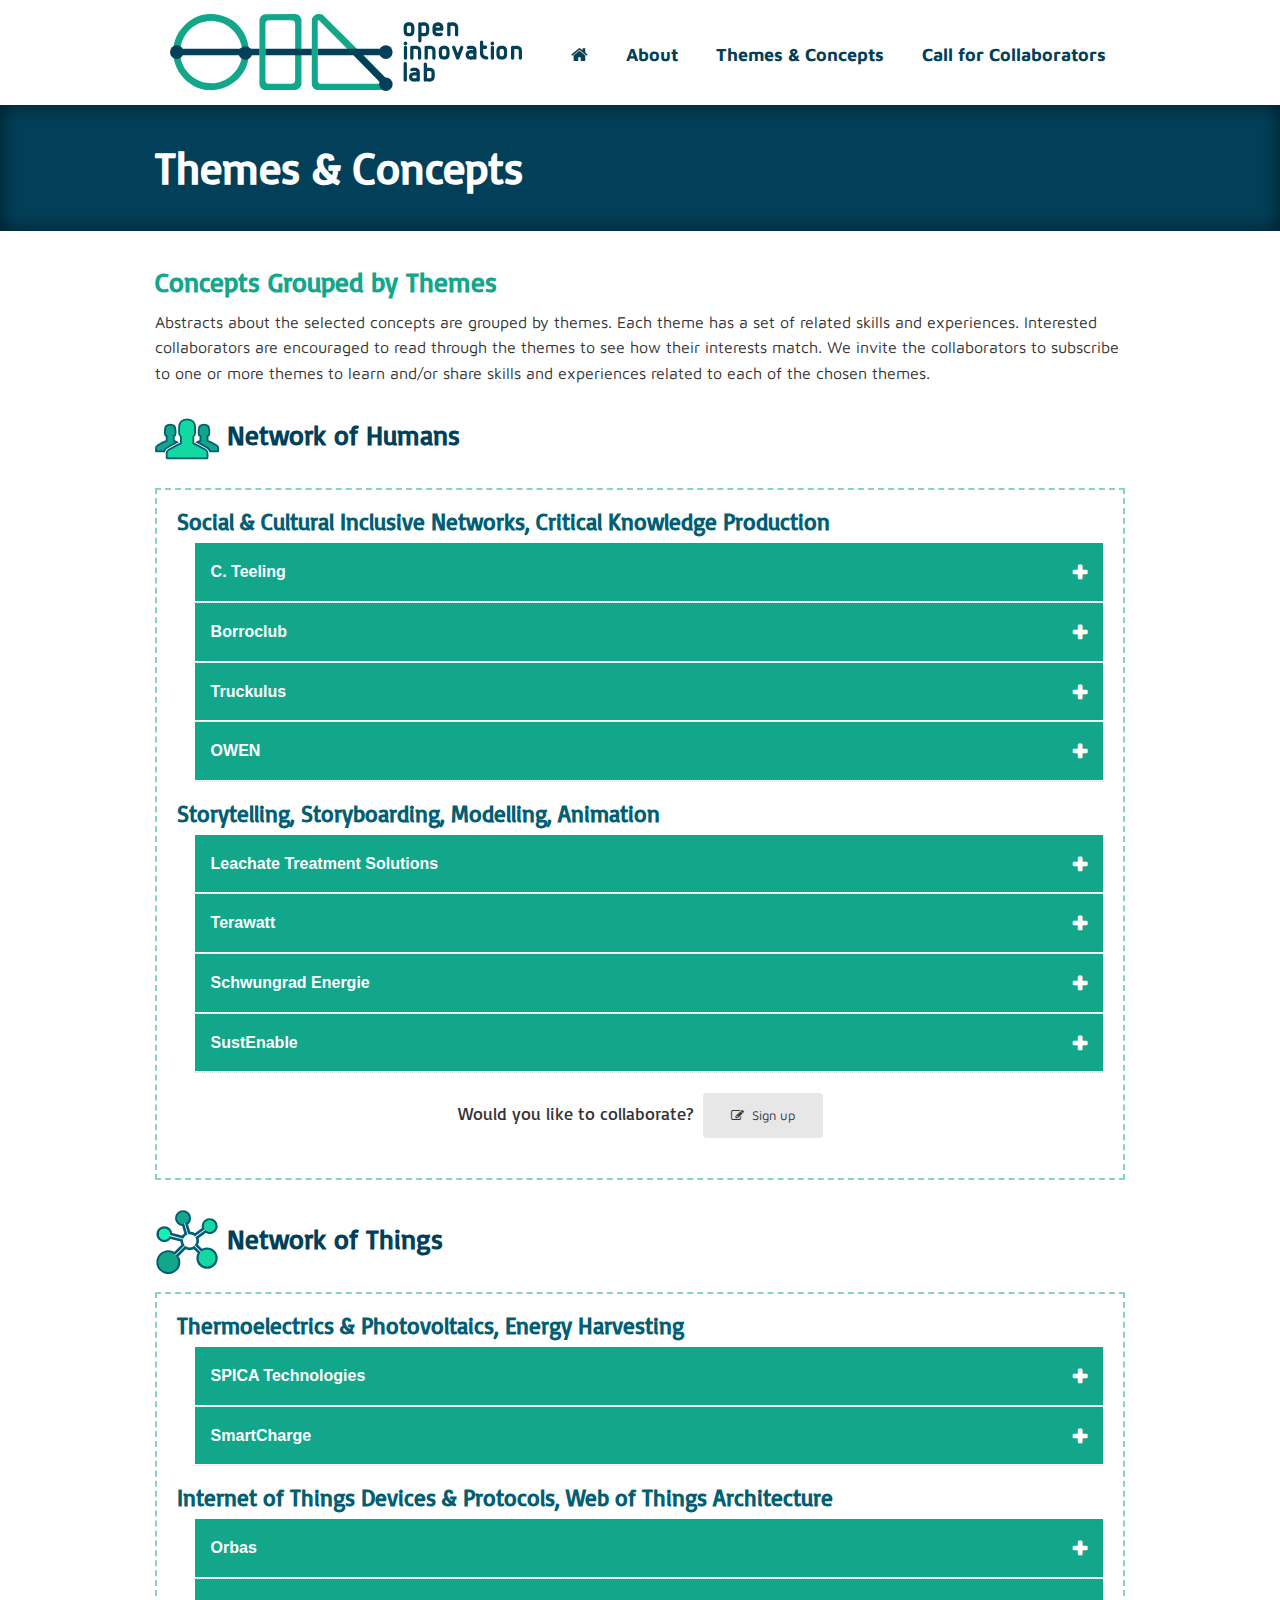
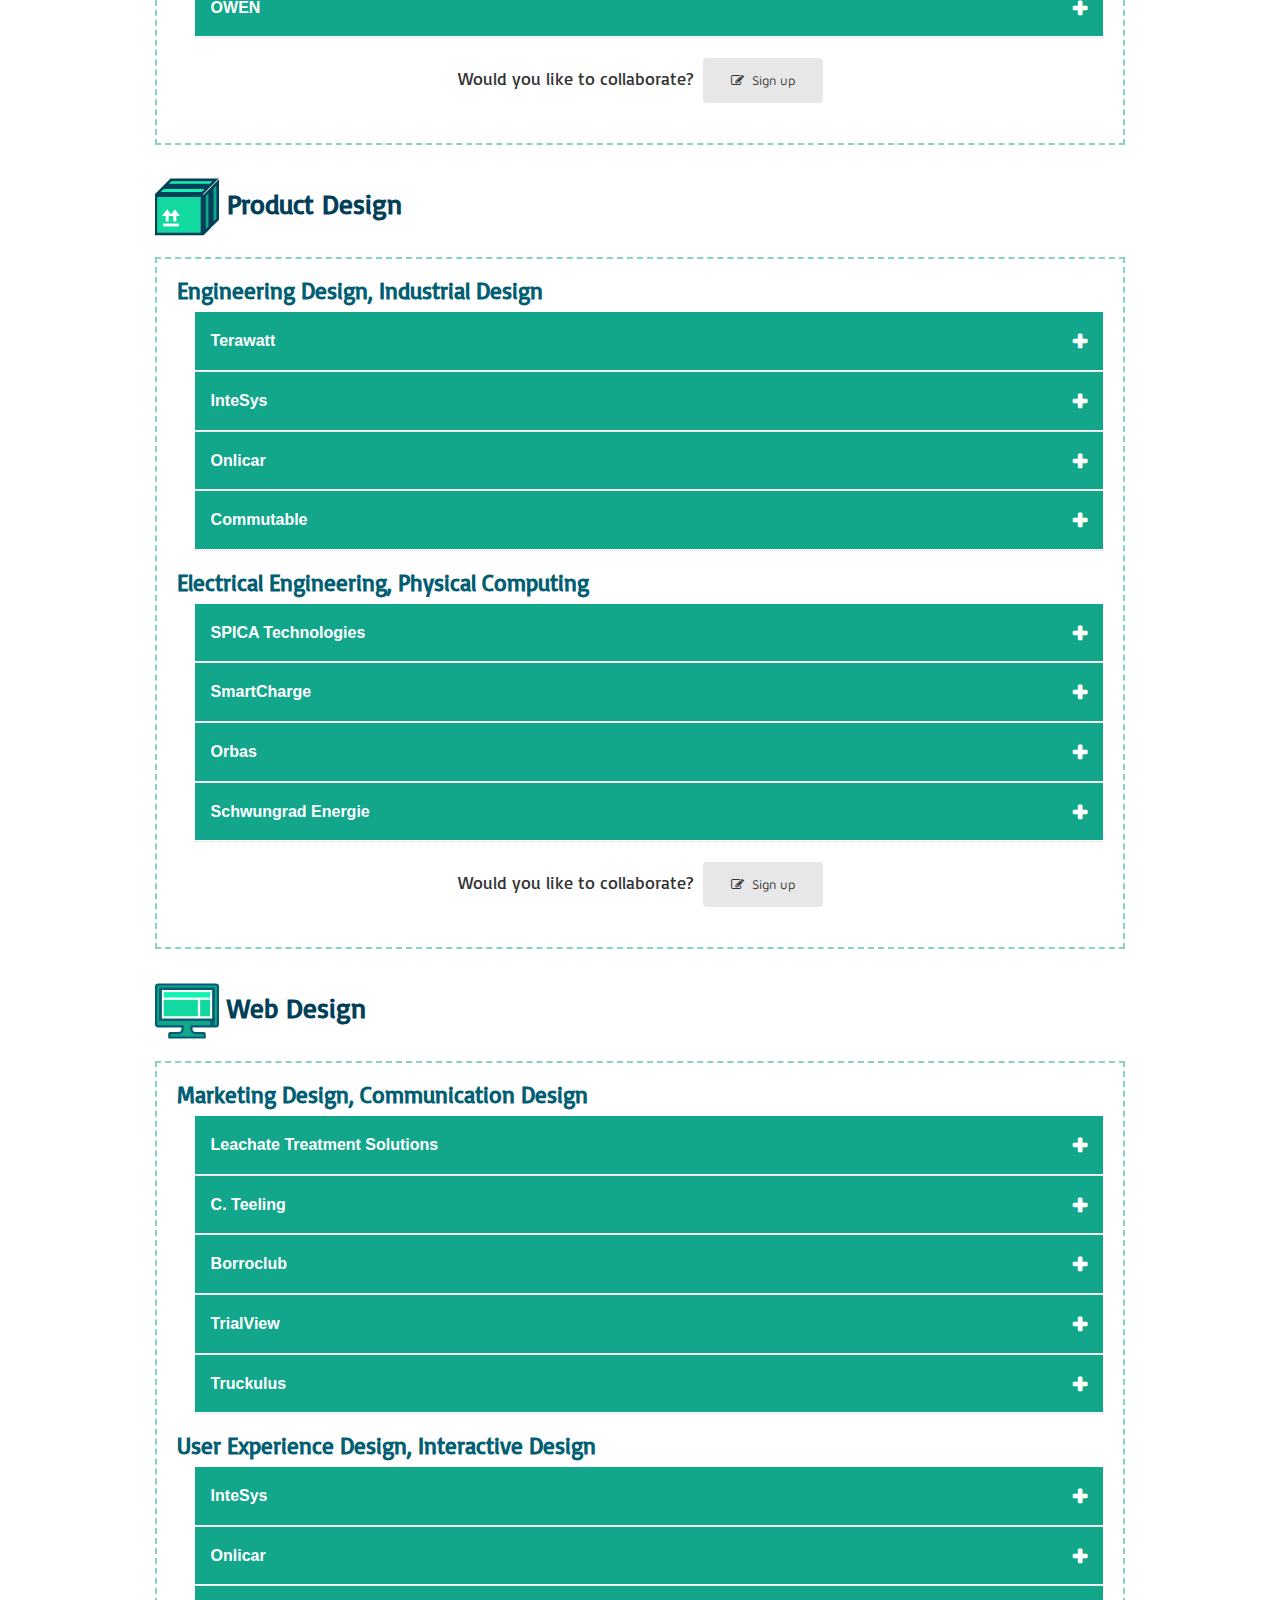
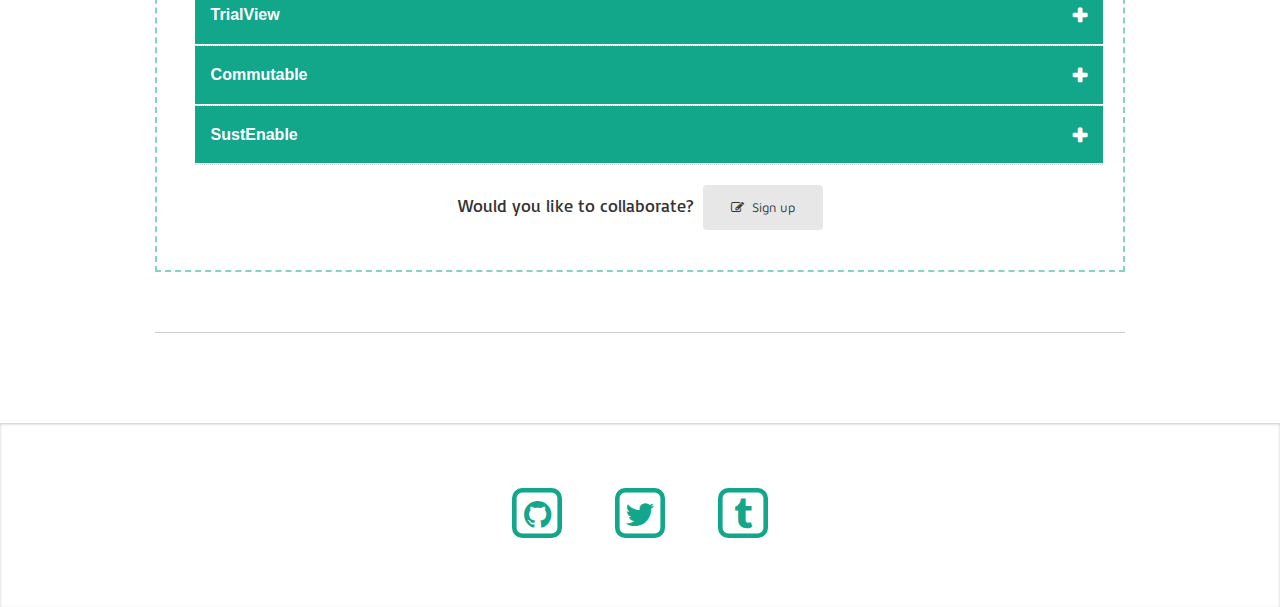
<file: themes-concepts/index.html>
<!DOCTYPE html>
<html class="no-js" lang="en">

  <head>
    <meta charset="utf-8">
    <meta http-equiv="X-UA-Compatible" content="IE=edge">
    <meta name="viewport" content="width=device-width, initial-scale=1">

    <title>Themes & Concepts</title>
    <meta name="description" content="">

    <link rel="stylesheet" href="/css/app.css">
    <link rel="canonical" href="http://www.openinnovationlab.io">
    <script src="/bower_components/modernizr/modernizr.js"></script>
    <script>
      (function(i,s,o,g,r,a,m){i['GoogleAnalyticsObject']=r;i[r]=i[r]||function(){
      (i[r].q=i[r].q||[]).push(arguments)},i[r].l=1*new Date();a=s.createElement(o),
      m=s.getElementsByTagName(o)[0];a.async=1;a.src=g;m.parentNode.insertBefore(a,m)
      })(window,document,'script','//www.google-analytics.com/analytics.js','ga');

      ga('create', 'UA-67751349-1', 'auto');
      ga('send', 'pageview');

    </script>
  </head>

  <body>

    <header>
      <div class="header-inner">
        <div class="row">
          <div class="small-12 columns">
            <nav class="top-bar" data-topbar role="navigation">
              <ul class="title-area">
                <li class="name">
                  <h1><a href="/"><img alt="" class="logo" src="/images/logo.svg"></a></h1>
                </li>
                 <!-- Remove the class "menu-icon" to get rid of menu icon. Take out "Menu" to just have icon alone -->
                <li class="toggle-topbar menu-icon"><a href="#"><span></span></a></li>
              </ul>

              <section class="top-bar-section">
                <!-- Right Nav Section -->
                <ul class="right">
                  <li><a href="/"><i class="fa fa-home"></i></a></li>
                  <li><a href="/about/">About</a></li>
                  <li><a href="/themes-concepts/">Themes & Concepts</a></li>
                  <li><a href="/call-collaborators/">Call for Collaborators</a></li>
                </ul>
              </section>
            </nav>
          </div>
        </div>
      </div>
    </header>

    <div class="intro clearfix">
      <div class="row">
        <div class="small-12 columns">
          <h2>Themes & Concepts</h2>
        </div>
      </div>
    </div>

    <div class="main-inner">
      <div class="row">
        <div class="small-12 columns">
          <section>
            <article class="entry">
              <div class="entry-hd">
                <h3 class="entry-title">Concepts Grouped by Themes</h3>
              </div>
              <div class="entry-bd">
                <p>Abstracts about the selected concepts are grouped by themes.  Each theme has a set of related skills and experiences.  Interested collaborators are encouraged to read through the themes to see how their interests match.  We invite the collaborators to subscribe to one or more themes to learn and/or share skills and experiences related to each of the chosen themes.</p>
                <div class="panel-group">
                  <a name="network-humans"></a>
                  <h3><img alt="theme" src="/images/network-of-humans.svg"> Network of Humans</h3>
                  <div class="panel">
                    <h4>Social & Cultural Inclusive Networks, Critical Knowledge Production</h4>
                    <ul class="accordion" data-accordion>
                      <li class="accordion-navigation">
                        <a class="foldable" href="#scinckp-cteeling">C. Teeling</a>
                        <div id="scinckp-cteeling" class="content">
                          <div class="row">
                            <div class="small-12 medium-7 columns">
                              <p>The business is community gardening and ecotherapy/social and therapeutic horticulture (STH) service for marginal or disadvantaged groups, e.g. people with mental health support needs or learning disabilities, where they can work and learn with the local community to develop and conserve green space.  Payment will be derived from local authorities and additional services sold to private individuals, e.g. horticultural training courses, and products grown in and made from materials from the garden.  The primary driver is to make the business successful for environmental reasons but it also aims to contribute to the debate in order to improve acceptance and understanding of this type of mental and physical health intervention, whilst running a profit-making, socially responsible enterprise.  We welcome collaborators who can help to further develop the idea of 'ecotherapy' as an intervention in mental health care, expose links and improve engagement with health services and clinical groups to access/track knowledge and data.  We also aim to develop a communication tool to position, promote, target and build the overall offer.</p>
                              <a class="button small secondary" href="http://openinnovationlab.wikia.com/wiki/C_Teeling" target="_blank"><i class="fa fa-wikipedia-w"></i> Contribute</a>
                            </div>
                            <div class="small-12 medium-5 columns">
                              <img src="/images/concepts/c-teeling.jpg">
                            </div>
                          </div>
                        </div>
                      </li>
                      <li class="accordion-navigation">
                        <a class="foldable" href="#scinckp-borroclub">Borroclub</a>
                        <div id="scinckp-borroclub" class="content">
                          <div class="row">
                            <div class="small-12 medium-12 columns">
                              <p><a href="http://www.borroclub.co.uk/" target="_blank">www.borroclub.co.uk</a> is an online sharing platform enabling local communities to share items that they have in their house and wish to keep but do not use that often.</p>
                              <p>We deliver benefits to the community in 4 areas:</p>
                              <ol>
                                <li>Connect the community</li>
                                <li>Environmental benefits</li>
                                <li>Earnings potential for the owner</li>
                                <li>Savings potential for the borrower</li>
                              </ol>
                              <p></p>
                              <p>Our hope is that people can visit our site find an item they need that is a short walk from where they live so they can avoid driving to purchase an item from a store.</p>
                              <p>Whilst I have received positive feedback from people actually getting them to post their items onto the site is still a challenge.</p>
                              <p>I would therefore like to have open feedback on the following topics:</p>
                              <ul>
                                <li>Is the idea valid/appealing?</li>
                                <li>What would stop you using the service time/trust or something else?</li>
                              </ul>
                              <p></p>
                              <a class="button small secondary" href="http://openinnovationlab.wikia.com/wiki/Borroclub" target="_blank"><i class="fa fa-wikipedia-w"></i> Contribute</a>
                            </div>
                          </div>
                        </div>
                      </li>
                      <li class="accordion-navigation">
                        <a class="foldable" href="#scinckp-truckulus">Truckulus</a>
                        <div id="scinckp-truckulus" class="content">
                          <div class="row">
                            <div class="small-12 medium-12 columns">
                              <p><a href="http://truckulus.com/">www.truckulus.com</a> is an online haulage telematics (gps tracking) application and return loads brokerage marketplace.</p>
                              <p>Truckulus delivers economic benefits for the hauliers by giving them insights into their own fleet which they can share with clients and by making additional haulage opportunities available to them and by reducing the effort required to find this additional work.  Truckulus delivers environmental benefits because trucks which otherwise would be empty but moving from place to place are being used to move goods.</p>
                              <p>Our intent is to market the telematics platform at compelling pricepoint (£5pcm per seat).  Once we have enough hauliers on board we'll use the gps data generated and feed it into the brokerage platform so that hauliers are matched with the jobs of potential clients only if they already have or plan to have trucks in the right place at the right time (we'll take a cut of ~5%).</p>
                              <p>In this way for hauliers we will take the pain and effort out of finding return loads and for clients we will shorten the search for hauliers who are already capable of fulfilling their jobs.</p>
                              <p>Our current challenges are market/financial:</p>
                              <ul>
                                <li>How do we bring this to market cost effectively (£5 per click, 3% conversion, leading to £166 COA).</li>
                                <li>How can we manage/use the challenges associated with creating a geographically focussed market place.  For market to operate hauliers and clients must want to go/be in the same places.</li>
                                <li>How can we generate money before/during growth? What other income streams are possible?</li>
                                <li>etc</li>
                              </ul>
                              <p></p>
                              <a class="button small secondary" href="http://openinnovationlab.wikia.com/wiki/Truckulus" target="_blank"><i class="fa fa-wikipedia-w"></i> Contribute</a>
                            </div>
                          </div>
                        </div>
                      </li>
                      <li class="accordion-navigation">
                        <a class="foldable" href="#scinckp-owen">OWEN</a>
                        <div id="scinckp-owen" class="content">
                          <div class="row">
                            <div class="small-12 medium-12 columns">
                              <p>The vision of iZdesign is to innovate for a zero waste world.  Where people and companies recognise, all residue and waste & Industrial by-products are high value resource that can be as feedstock for other products, which recovers value and lowers the cost of production, reduces the consumption of natural raw materials and minimises waste streams to landfill.</p>
                              <p>The overall purpose of the project is to provide an 'Online Waste Exchange Network' (OWEN) for Industrial Symbiosis that has national and international scale; offering a streamline process and infrastructure for recovering materials and value from waste; supporting SMEs into the Industrial Symbiosis market, strengthening regional and national 'Smart City' priorities and the implementation of environmental policy and economical consequences.</p>
                              <p>The are that we would like to explore through the Innovation Lab opportunity is to develop a standard data scrap method/application for dynamically accessing commercial waste arising for the City of Birmingham</p>
                              <a class="button small secondary" href="http://openinnovationlab.wikia.com/wiki/OWEN" target="_blank"><i class="fa fa-wikipedia-w"></i> Contribute</a>
                            </div>
                          </div>
                        </div>
                      </li>
                    </ul>
                    <h4>Storytelling, Storyboarding, Modelling, Animation</h4>
                    <ul class="accordion" data-accordion>
                      <li class="accordion-navigation">
                        <a class="foldable" href="#ssma-leachatetreatmentsolutions">Leachate Treatment Solutions</a>
                        <div id="ssma-leachatetreatmentsolutions" class="content">
                          <div class="row">
                            <div class="small-12 medium-7 columns">
                              <p>We have developed a hybrid solution for treating highly toxic wastewater that is produced in landfill.  Typically this wastewater is very expensive to treat but our solution can reduce the costs but up to 40%.</p>
                              <p>We are at a point where we are proving the technology.  What we would like to do in this sub process is to create a communications piece to allow our potential stakeholders and clients understand the process from a high level.</p>
                              <p>We would like to develop a web platform to educate and produce a promo video (see below), communicating both the processes but also the vision of the company.</p>
                              <p>We would like to collaborate with PR, Marketing professionals, storytellers and writers to capture and help create a powerful message (we can provide the technical side but the communications pieces is difficult for us).  We would also like to collaborate with Animators for the video production.</p>
                              <a class="button small secondary" href="http://openinnovationlab.wikia.com/wiki/Leachate_Treatment_Solutions" target="_blank"><i class="fa fa-wikipedia-w"></i> Contribute</a>
                            </div>
                            <div class="small-12 medium-5 columns">
                              <img src="/images/concepts/leachate-treatment-solutions.png">
                            </div>
                          </div>
                        </div>
                      </li>
                      <li class="accordion-navigation">
                        <a class="foldable" href="#ssma-terawatt">Terawatt</a>
                        <div id="ssma-terawatt" class="content">
                          <div class="row">
                            <div class="small-12 medium-7 columns">
                              <p>Current solar thermal systems are only achieving 60% of HOT WATER and do not contribute to home heating at all.  The Terawatt Solar Thermal Tracker delivers 85% hot water & 60% of home heating needs and 100% domestic air-conditioning needs.</p>
                              <p>Currently solar thermal manufacturers are restricted to installing a certain size of systems due to high sun rays in summer months hitting the tubes and causing high temperatures and over heating the system.  Our system is stand alone that can track the sun which creates 46% more energy than fixed systems and our patent pending sensor prevents overheating by moving the array away from the sun at high temperatures.</p>
                              <p>The average household oil bill is £1050 per year and with grants available and savings accounted for customers can earn £13615 over 7 years.  With solar thermal not recognised we need to educate customers on the savings, the product and also look at options of product development in particular the aesthetics of the system.</p>
                              <a class="button small secondary" href="http://openinnovationlab.wikia.com/wiki/Terawatt" target="_blank"><i class="fa fa-wikipedia-w"></i> Contribute</a>
                            </div>
                            <div class="small-12 medium-5 columns">
                              <img src="/images/concepts/terawatt.jpg">
                            </div>
                          </div>
                        </div>
                      </li>
                      <li class="accordion-navigation">
                        <a class="foldable" href="#ssma-schwungradenergie">Schwungrad Energie</a>
                        <div id="ssma-schwungradenergie" class="content">
                          <div class="row">
                            <div class="small-12 medium-7 columns">
                              <p>
                                <img src="/images/concepts/schwungrad-energie-01.png">
                              </p>
                              <p>Schwungrad Energie — How it works!</p>
                              <p>Reducing our carbon emissions and dependence on fossil fuels drives us to use more renewable energy, especially for electricity.</p>
                              <p>This drive is constrained by technical problems with the stability of wind generation.</p>
                              <p>Be part of the solution by collaborating with us, we will do the Engineering, you make the animation that will inform our customers and investors.</p>
                              <p>Our thoughts so far:</p>
                              <ul>
                                <li>Graphics part developed already (examples attached)</li>
                                <li>Interaction with brand management for global brands (partner companies)</li>
                                <li>Energy Industry Exposure (conferences, live website, youtube)</li>
                                <li>Animation will be exposed to industry decision makers, competitors,</li>
                                <li>Story board draft developed, open to further suggestions</li>
                                <li>Short animation, “how does it work” estimated 2 minutes max.</li>
                                <li>Voice over not expected.</li>
                              </ul>
                              <p></p>
                              <a class="button small secondary" href="http://openinnovationlab.wikia.com/wiki/Schwungrad_Energie" target="_blank"><i class="fa fa-wikipedia-w"></i> Contribute</a>
                            </div>
                            <div class="small-12 medium-5 columns">
                              <img src="/images/concepts/schwungrad-energie-02.jpg">
                              <br/><br/>
                              <img src="/images/concepts/schwungrad-energie-03.jpg">
                            </div>
                          </div>
                        </div>
                      </li>
                      <li class="accordion-navigation">
                        <a class="foldable" href="#ssma-sustenable">SustEnable</a>
                        <div id="ssma-sustenable" class="content">
                          <div class="row">
                            <div class="small-12 medium-12 columns">
                              <p>Manufacturing SMEs are deemed more waste/energy/emission/labour intensive companies but for a host of reasons are less capable in managing them.  SustEnable Consulting Ltd aims to help increase their engagement in sustainability practices by helping them overcome barriers such as price, expertise or even just to supplement staff through a simplified but holistic and systems-based approach.  By practicing sustainability initiatives (e.g. carbon, energy, resource, waste, water management, environmental impacts assessment and control, etc.) in the right approach and leveraging on SME’s unique attributes in comparison to their larger counterparts, manufacturing SMEs can expect improved sustainability performance.  A preliminary sustainability framework has been developed (through MSc dissertation) in the form of a checklist.  Collaborators are needed to help develop it further potentially as a benchmarking tool, to create an interactive interface and to test using the Climate-KIC network.  Collaborators could also help with web page and marketing strategies.</p>
                              <a class="button small secondary" href="http://openinnovationlab.wikia.com/wiki/SustEnable" target="_blank"><i class="fa fa-wikipedia-w"></i> Contribute</a>
                            </div>
                          </div>
                        </div>
                      </li>
                    </ul>
                    <h5 class="subheader text-center">Would you like to collaborate?&nbsp;&nbsp;<a class="button secondary small" href="/call-collaborators/#signup"><i class="fa fa-pencil-square-o"></i>&nbsp;&nbsp;Sign up</a></h5>
                  </div>
                </div>

                <div class="panel-group">
                  <a name="network-things"></a>
                  <h3><img alt="theme" src="/images/network-of-things.svg"> Network of Things</h3>
                  <div class="panel">
                    <h4>Thermoelectrics & Photovoltaics, Energy Harvesting</h4>
                    <ul class="accordion" data-accordion>
                      <li class="accordion-navigation">
                        <a class="foldable" href="#tpeh-spicatechnologies">SPICA Technologies</a>
                        <div id="tpeh-spicatechnologies" class="content">
                          <div class="row">
                            <div class="small-12 medium-7 columns">
                              <p>SPICA Technologies is an Internet-of-Things startup, focused on helping businesses maximise the connected devices opportunity.  We are building a solution that attaches devices to hot and cold pipes to measure temperature, the performance of the water system and specifically looking at minimising the risks associated with Legionella.</p>
                              <p>The device uses an IoT WAN technology, SIGFOX, to support connectivity into our devicepoint™ platform.  Power is a primary consideration when implementing new IoT devices and this is especially true in the case of SIGFOX.  We want to explore other technical options within this project, especially the use of energy harvesting as an alternative power source for our devices.  The project will explore:</p>
                              <ul>
                                <li>Feasibility of energy harvesting from hot water pipes based on existing hardware (TE-Power Node or alternative, see below)</li>
                                <li>Impact of energy harvesting on design and implementation of IoT devices</li>
                                <li>How we build a capability/discipline to add energy harvesting into our products</li>
                                <li>Design thinking for new energy harvesting techniques</li>
                              </ul>
                              <p></p>
                              <a class="button small secondary" href="http://openinnovationlab.wikia.com/wiki/SPICA_Technologies" target="_blank"><i class="fa fa-wikipedia-w"></i> Contribute</a>
                            </div>
                            <div class="small-12 medium-5 columns">
                              <img src="/images/concepts/spica.png">
                            </div>
                          </div>
                        </div>
                      </li>
                      <li class="accordion-navigation">
                        <a class="foldable" href="#tpeh-smartcharge">SmartCharge</a>
                        <div id="tpeh-smartcharge" class="content">
                          <div class="row">
                            <div class="small-12 medium-12 columns">
                              <p>
                                <img src="/images/concepts/smartcharge.jpg">
                              </p>
                              <p>SmartCharge are in the process of developing a solar harvesting electric vehicle (EV) charger.  The concept is to combine several existing technologies (EV Charging, power inverters, energy harvesting and battery management) to improve charging in relation to efficiency and the environment.  SmartCharge have existing knowledge of EV charging, low power harvesting and battery management.  The gaps in SmartCharge's knowledge is photovoltaic (PV) technology and how PV can be harvested.  The sub-project will need to prove that sufficient energy can be extracted from a low density PV situation to power the EV charging protocol.  Another element of the sub-project is to understand how to scale this technology.  Once the sub-project has proven this, SmartCharge can begin to develop a working prototype.</p>
                              <a class="button small secondary" href="http://openinnovationlab.wikia.com/wiki/SmartCharge" target="_blank"><i class="fa fa-wikipedia-w"></i> Contribute</a>
                            </div>
                          </div>
                        </div>
                      </li>
                    </ul>
                    <h4>Internet of Things Devices & Protocols, Web of Things Architecture</h4>
                    <ul class="accordion" data-accordion>
                      <li class="accordion-navigation">
                        <a class="foldable" href="#itdpwta-orbas">Orbas</a>
                        <div id="itdpwta-orbas" class="content">
                          <div class="row">
                            <div class="small-12 medium-12 columns">
                              <p>Orbas is all about data driven sustainability.  We want to transform how environmental and social data is collected, managed and visualised so that we can generate real time sustainability reporting.</p>
                              <p>We are looking to work with hardware and software specialist to better understand how we can use environmental data generating sensors to gather and integrate data with cloud management software and visualisation tools.  Our primary goal is to further understand the system architecture estimating the viability and costs surrounding its implementation.</p>
                              <p>The areas that we would like to explore during the open innovation lab:</p>
                              <ul>
                                <li>Understanding the types of sensors, their size and cost</li>
                                <li>State of art hologram technology</li>
                                <li>Map out the system architecture for real time sustainability</li>
                                <li>Build a basic demo (using Arduino) to demonstrate feasibility and applications</li>
                              </ul>
                              <p></p>
                              <a class="button small secondary" href="http://openinnovationlab.wikia.com/wiki/Orbas" target="_blank"><i class="fa fa-wikipedia-w"></i> Contribute</a>
                            </div>
                          </div>
                        </div>
                      </li>
                      <li class="accordion-navigation">
                        <a class="foldable" href="#itdpwta-owen">OWEN</a>
                        <div id="itdpwta-owen" class="content">
                          <div class="row">
                            <div class="small-12 medium-12 columns">
                              <p>The vision of iZdesign is to innovate for a zero waste world.  Where people and companies recognise, all residue and waste & Industrial by-products are high value resource that can be as feedstock for other products, which recovers value and lowers the cost of production, reduces the consumption of natural raw materials and minimises waste streams to landfill.</p>
                              <p>The overall purpose of the project is to provide an 'Online Waste Exchange Network' (OWEN) for Industrial Symbiosis that has national and international scale; offering a streamline process and infrastructure for recovering materials and value from waste; supporting SMEs into the Industrial Symbiosis market, strengthening regional and national 'Smart City' priorities and the implementation of environmental policy and economical consequences.</p>
                              <p>The are that we would like to explore through the Innovation Lab opportunity is to develop a standard data scrap method/application for dynamically accessing commercial waste arising for the City of Birmingham</p>
                              <a class="button small secondary" href="http://openinnovationlab.wikia.com/wiki/OWEN" target="_blank"><i class="fa fa-wikipedia-w"></i> Contribute</a>
                            </div>
                          </div>
                        </div>
                      </li>
                    </ul>
                    <h5 class="subheader text-center">Would you like to collaborate?&nbsp;&nbsp;<a class="button secondary small" href="/call-collaborators/#signup"><i class="fa fa-pencil-square-o"></i>&nbsp;&nbsp;Sign up</a></h5>
                  </div>
                </div>

                <div class="panel-group">
                  <a name="product-design"></a>
                  <h3><img alt="theme" src="/images/product-design.svg"> Product Design</h3>
                  <div class="panel">
                    <h4>Engineering Design, Industrial Design</h4>
                    <ul class="accordion" data-accordion>
                      <li class="accordion-navigation">
                        <a class="foldable" href="#edid-terawatt">Terawatt</a>
                        <div id="edid-terawatt" class="content">
                          <div class="row">
                            <div class="small-12 medium-7 columns">
                              <p>Current solar thermal systems are only achieving 60% of HOT WATER and do not contribute to home heating at all.  The Terawatt Solar Thermal Tracker delivers 85% hot water & 60% of home heating needs and 100% domestic air-conditioning needs.</p>
                              <p>Currently solar thermal manufacturers are restricted to installing a certain size of systems due to high sun rays in summer months hitting the tubes and causing high temperatures and over heating the system.  Our system is stand alone that can track the sun which creates 46% more energy than fixed systems and our patent pending sensor prevents overheating by moving the array away from the sun at high temperatures.</p>
                              <p>The average household oil bill is £1050 per year and with grants available and savings accounted for customers can earn £13615 over 7 years.  With solar thermal not recognised we need to educate customers on the savings, the product and also look at options of product development in particular the aesthetics of the system.</p>
                              <a class="button small secondary" href="http://openinnovationlab.wikia.com/wiki/Terawatt" target="_blank"><i class="fa fa-wikipedia-w"></i> Contribute</a>
                            </div>
                            <div class="small-12 medium-5 columns">
                              <img src="/images/concepts/terawatt.jpg">
                            </div>
                          </div>
                        </div>
                      </li>
                      <li class="accordion-navigation">
                        <a class="foldable" href="#edid-intesys">InteSys</a>
                        <div id="edid-intesys" class="content">
                          <div class="row">
                            <div class="small-12 medium-7 columns">
                              <p>i-Magine predictive heating controller from InteSys Ltd creates a building energy model on a microchip through machine learning, using readings from its sensors.  After an initial learning stage, the model enables the controller to do a short-­term prediction of temperatures in a building and consequently it delivers the right amount of heat at all times.  This achieves energy saving of at least 20%.  A number of competitive technologies, most notably Nest Thermostat, also claim learning capabilities, however these are limited to user set temperatures and times, and therefore merely replicating functionality of conventional devices.  How should this controller be positioned on the market in order to be more desirable than the competition?  Does it matter what it looks like, considering that it is currently in a kind of 'boiler suit' in comparison with 'smart casual' competition, such as Nest thermostat (see Figure)?  Is predictive function enough to make it more competitive?  What other functions would make it more desirable than the completion?  What other things can prediction do for us in other fields?</p>
                              <a class="button small secondary" href="http://openinnovationlab.wikia.com/wiki/InteSys" target="_blank"><i class="fa fa-wikipedia-w"></i> Contribute</a>
                            </div>
                            <div class="small-12 medium-5 columns">
                              <img src="/images/concepts/intesys.png">
                            </div>
                          </div>
                        </div>
                      </li>
                      <li class="accordion-navigation">
                        <a class="foldable" href="#edid-onlicar">Onlicar</a>
                        <div id="edid-onlicar" class="content">
                          <div class="row">
                            <div class="small-12 medium-7 columns">
                              <p>We collect vehicle engine data and GPS to monitor how well a vehicle has been driven, maintained and repaired.  Our initial customer is a fleet manager who is responsible for all of the company’s vehicles.  He will need to be able to seamlessly visualize the location of all the vehicles, as well as obtain an overview of the fleet performance using certain metrics, for example average speed, fuel efficiency, engine health, etc.  We have already built a prototype and an off-the-shelf front-end theme.  We would like to collaborate to explore the user experience and user interface further.  Please see below for screen shot of the live system as it is now.</p>
                              <a class="button small secondary" href="http://openinnovationlab.wikia.com/wiki/Onlicar" target="_blank"><i class="fa fa-wikipedia-w"></i> Contribute</a>
                            </div>
                            <div class="small-12 medium-5 columns">
                              <img src="/images/concepts/onlicar-01.png">
                              <br/><br/>
                              <img src="/images/concepts/onlicar-02.png">
                            </div>
                          </div>
                        </div>
                      </li>
                      <li class="accordion-navigation">
                        <a class="foldable" href="#edid-commutable">Commutable</a>
                        <div id="edid-commutable" class="content">
                          <div class="row">
                            <div class="small-12 medium-7 columns">
                              <p>
                                <img src="/images/concepts/commutable-01.png">
                              </p>
                              <p>Commutable are developing a new software model for public transport on buses, which will enable a bus fleet to be run using both dynamic scheduling and dynamic routing.  The goal of this project is to improve efficiency and utilisation of a municipal bus operator’s existing fleet by removing the restrictions of fixed routes and schedules, and running the service based on continually-recalculated predicted demand.</p>
                              <p>We are seeking collaborators to help develop a mathematical simulation of a real-world bus service, to allow us to test the impact of changes to the bus’ routes or timetables.  Skills in programming, modelling, algorithms, artificial intelligence and statistics are particularly relevant.  Information about each day’s performance is fed back into the system to allow it to improve over time.  The simulation will allow us to test various optimisations, and identify knock-on effects and inefficiencies that may result from these changes.</p>
                              <a class="button small secondary" href="http://openinnovationlab.wikia.com/wiki/Commutable" target="_blank"><i class="fa fa-wikipedia-w"></i> Contribute</a>
                            </div>
                            <div class="small-12 medium-5 columns">
                              <img src="/images/concepts/commutable-02.png">
                            </div>
                          </div>
                        </div>
                      </li>
                    </ul>
                    <h4>Electrical Engineering, Physical Computing</h4>
                    <ul class="accordion" data-accordion>
                      <li class="accordion-navigation">
                        <a class="foldable" href="#eepc-spicatechnologies">SPICA Technologies</a>
                        <div id="eepc-spicatechnologies" class="content">
                          <div class="row">
                            <div class="small-12 medium-7 columns">
                              <p>SPICA Technologies is an Internet-of-Things startup, focused on helping businesses maximise the connected devices opportunity.  We are building a solution that attaches devices to hot and cold pipes to measure temperature, the performance of the water system and specifically looking at minimising the risks associated with Legionella.</p>
                              <p>The device uses an IoT WAN technology, SIGFOX, to support connectivity into our devicepoint™ platform.  Power is a primary consideration when implementing new IoT devices and this is especially true in the case of SIGFOX.  We want to explore other technical options within this project, especially the use of energy harvesting as an alternative power source for our devices.  The project will explore:</p>
                              <ul>
                                <li>Feasibility of energy harvesting from hot water pipes based on existing hardware (TE-Power Node or alternative, see below)</li>
                                <li>Impact of energy harvesting on design and implementation of IoT devices</li>
                                <li>How we build a capability/discipline to add energy harvesting into our products</li>
                                <li>Design thinking for new energy harvesting techniques</li>
                              </ul>
                              <p></p>
                              <a class="button small secondary" href="http://openinnovationlab.wikia.com/wiki/SPICA_Technologies" target="_blank"><i class="fa fa-wikipedia-w"></i> Contribute</a>
                            </div>
                            <div class="small-12 medium-5 columns">
                              <img src="/images/concepts/spica.png">
                            </div>
                          </div>
                        </div>
                      </li>
                      <li class="accordion-navigation">
                        <a class="foldable" href="#eepc-smartcharge">SmartCharge</a>
                        <div id="eepc-smartcharge" class="content">
                          <div class="row">
                            <div class="small-12 medium-12 columns">
                              <p>
                                <img src="/images/concepts/smartcharge.jpg">
                              </p>
                              <p>SmartCharge are in the process of developing a solar harvesting electric vehicle (EV) charger.  The concept is to combine several existing technologies (EV Charging, power inverters, energy harvesting and battery management) to improve charging in relation to efficiency and the environment.  SmartCharge have existing knowledge of EV charging, low power harvesting and battery management.  The gaps in SmartCharge's knowledge is photovoltaic (PV) technology and how PV can be harvested.  The sub-project will need to prove that sufficient energy can be extracted from a low density PV situation to power the EV charging protocol.  Another element of the sub-project is to understand how to scale this technology.  Once the sub-project has proven this, SmartCharge can begin to develop a working prototype.</p>
                              <a class="button small secondary" href="http://openinnovationlab.wikia.com/wiki/SmartCharge" target="_blank"><i class="fa fa-wikipedia-w"></i> Contribute</a>
                            </div>
                          </div>
                        </div>
                      </li>
                      <li class="accordion-navigation">
                        <a class="foldable" href="#eepc-orbas">Orbas</a>
                        <div id="eepc-orbas" class="content">
                          <div class="row">
                            <div class="small-12 medium-12 columns">
                              <p>Orbas is all about data driven sustainability.  We want to transform how environmental and social data is collected, managed and visualised so that we can generate real time sustainability reporting.</p>
                              <p>We are looking to work with hardware and software specialist to better understand how we can use environmental data generating sensors to gather and integrate data with cloud management software and visualisation tools.  Our primary goal is to further understand the system architecture estimating the viability and costs surrounding its implementation.</p>
                              <p>The areas that we would like to explore during the open innovation lab:</p>
                              <ul>
                                <li>Understanding the types of sensors, their size and cost</li>
                                <li>State of art hologram technology</li>
                                <li>Map out the system architecture for real time sustainability</li>
                                <li>Build a basic demo (using Arduino) to demonstrate feasibility and applications</li>
                              </ul>
                              <p></p>
                              <a class="button small secondary" href="http://openinnovationlab.wikia.com/wiki/Orbas" target="_blank"><i class="fa fa-wikipedia-w"></i> Contribute</a>
                            </div>
                          </div>
                        </div>
                      </li>
                      <li class="accordion-navigation">
                        <a class="foldable" href="#eepc-schwungradenergie">Schwungrad Energie</a>
                        <div id="eepc-schwungradenergie" class="content">
                          <div class="row">
                            <div class="small-12 medium-7 columns">
                              <p>
                                <img src="/images/concepts/schwungrad-energie-01.png">
                              </p>
                              <p>Schwungrad Energie — How it works!</p>
                              <p>Reducing our carbon emissions and dependence on fossil fuels drives us to use more renewable energy, especially for electricity.</p>
                              <p>This drive is constrained by technical problems with the stability of wind generation.</p>
                              <p>Be part of the solution by collaborating with us, we will do the Engineering, you make the animation that will inform our customers and investors.</p>
                              <p>Our thoughts so far:</p>
                              <ul>
                                <li>Graphics part developed already (examples attached)</li>
                                <li>Interaction with brand management for global brands (partner companies)</li>
                                <li>Energy Industry Exposure (conferences, live website, youtube)</li>
                                <li>Animation will be exposed to industry decision makers, competitors,</li>
                                <li>Story board draft developed, open to further suggestions</li>
                                <li>Short animation, “how does it work” estimated 2 minutes max.</li>
                                <li>Voice over not expected.</li>
                              </ul>
                              <p></p>
                              <a class="button small secondary" href="http://openinnovationlab.wikia.com/wiki/Schwungrad_Energie" target="_blank"><i class="fa fa-wikipedia-w"></i> Contribute</a>
                            </div>
                            <div class="small-12 medium-5 columns">
                              <img src="/images/concepts/schwungrad-energie-02.jpg">
                              <br/><br/>
                              <img src="/images/concepts/schwungrad-energie-03.jpg">
                            </div>
                          </div>
                        </div>
                      </li>
                    </ul>
                    <h5 class="subheader text-center">Would you like to collaborate?&nbsp;&nbsp;<a class="button secondary small" href="/call-collaborators/#signup"><i class="fa fa-pencil-square-o"></i>&nbsp;&nbsp;Sign up</a></h5>
                  </div>
                </div>

                <div class="panel-group">
                  <a name="web-design"></a>
                  <h3><img alt="theme" src="/images/web-design.svg"> Web Design</h3>
                  <div class="panel">
                    <h4>Marketing Design, Communication Design</h4>
                    <ul class="accordion" data-accordion>
                      <li class="accordion-navigation">
                        <a class="foldable" href="#mdcd-leachatetreatmentsolutions">Leachate Treatment Solutions</a>
                        <div id="mdcd-leachatetreatmentsolutions" class="content">
                          <div class="row">
                            <div class="small-12 medium-7 columns">
                              <p>We have developed a hybrid solution for treating highly toxic wastewater that is produced in landfill.  Typically this wastewater is very expensive to treat but our solution can reduce the costs but up to 40%.</p>
                              <p>We are at a point where we are proving the technology.  What we would like to do in this sub process is to create a communications piece to allow our potential stakeholders and clients understand the process from a high level.</p>
                              <p>We would like to develop a web platform to educate and produce a promo video (see below), communicating both the processes but also the vision of the company.</p>
                              <p>We would like to collaborate with PR, Marketing professionals, storytellers and writers to capture and help create a powerful message (we can provide the technical side but the communications pieces is difficult for us).  We would also like to collaborate with Animators for the video production.</p>
                              <a class="button small secondary" href="http://openinnovationlab.wikia.com/wiki/Leachate_Treatment_Solutions" target="_blank"><i class="fa fa-wikipedia-w"></i> Contribute</a>
                            </div>
                            <div class="small-12 medium-5 columns">
                              <img src="/images/concepts/leachate-treatment-solutions.png">
                            </div>
                          </div>
                        </div>
                      </li>
                      <li class="accordion-navigation">
                        <a class="foldable" href="#mdcd-cteeling">C. Teeling</a>
                        <div id="mdcd-cteeling" class="content">
                          <div class="row">
                            <div class="small-12 medium-7 columns">
                              <p>The business is community gardening and ecotherapy/social and therapeutic horticulture (STH) service for marginal or disadvantaged groups, e.g. people with mental health support needs or learning disabilities, where they can work and learn with the local community to develop and conserve green space.  Payment will be derived from local authorities and additional services sold to private individuals, e.g. horticultural training courses, and products grown in and made from materials from the garden.  The primary driver is to make the business successful for environmental reasons but it also aims to contribute to the debate in order to improve acceptance and understanding of this type of mental and physical health intervention, whilst running a profit-making, socially responsible enterprise.  We welcome collaborators who can help to further develop the idea of 'ecotherapy' as an intervention in mental health care, expose links and improve engagement with health services and clinical groups to access/track knowledge and data.  We also aim to develop a communication tool to position, promote, target and build the overall offer.</p>
                              <a class="button small secondary" href="http://openinnovationlab.wikia.com/wiki/C_Teeling" target="_blank"><i class="fa fa-wikipedia-w"></i> Contribute</a>
                            </div>
                            <div class="small-12 medium-5 columns">
                              <img src="/images/concepts/c-teeling.jpg">
                            </div>
                          </div>
                        </div>
                      </li>
                      <li class="accordion-navigation">
                        <a class="foldable" href="#mdcd-borroclub">Borroclub</a>
                        <div id="mdcd-borroclub" class="content">
                          <div class="row">
                            <div class="small-12 medium-12 columns">
                              <p><a href="http://www.borroclub.co.uk/" target="_blank">www.borroclub.co.uk</a> is an online sharing platform enabling local communities to share items that they have in their house and wish to keep but do not use that often.</p>
                              <p>We deliver benefits to the community in 4 areas:</p>
                              <ol>
                                <li>Connect the community</li>
                                <li>Environmental benefits</li>
                                <li>Earnings potential for the owner</li>
                                <li>Savings potential for the borrower</li>
                              </ol>
                              <p></p>
                              <p>Our hope is that people can visit our site find an item they need that is a short walk from where they live so they can avoid driving to purchase an item from a store.</p>
                              <p>Whilst I have received positive feedback from people actually getting them to post their items onto the site is still a challenge.</p>
                              <p>I would therefore like to have open feedback on the following topics:</p>
                              <ul>
                                <li>Is the idea valid/appealing?</li>
                                <li>What would stop you using the service time/trust or something else?</li>
                              </ul>
                              <p></p>
                              <a class="button small secondary" href="http://openinnovationlab.wikia.com/wiki/Borroclub" target="_blank"><i class="fa fa-wikipedia-w"></i> Contribute</a>
                            </div>
                          </div>
                        </div>
                      </li>
                      <li class="accordion-navigation">
                        <a class="foldable" href="#mdcd-trialview">TrialView</a>
                        <div id="mdcd-trialview" class="content">
                          <div class="row">
                            <div class="small-12 medium-12 columns">
                              <p>In the UK, the United States and many other jurisdictions worldwide, legal cases still rely almost exclusively on paper.  The result is a paper war which the legal profession is losing.</p>
                              <p>TrialView™ is a web based platform which enables lawyers and Judges to use their own devices (laptops or tablets) to simultaneously present and follow the documents being discussed at court.</p>
                              <p>TrialView is looking for collaborators to help improve the web experience, to develop a marketing strategy to penetrate the top law firms and to find a way of ensuring our customers can access our platform from any courtroom in the world.</p>
                              <p>Help us transform litigation.</p>
                              <a class="button small secondary" href="http://openinnovationlab.wikia.com/wiki/TrialView" target="_blank"><i class="fa fa-wikipedia-w"></i> Contribute</a>
                            </div>
                          </div>
                        </div>
                      </li>
                      <li class="accordion-navigation">
                        <a class="foldable" href="#mdcd-truckulus">Truckulus</a>
                        <div id="mdcd-truckulus" class="content">
                          <div class="row">
                            <div class="small-12 medium-12 columns">
                              <p><a href="http://truckulus.com/">www.truckulus.com</a> is an online haulage telematics (gps tracking) application and return loads brokerage marketplace.</p>
                              <p>Truckulus delivers economic benefits for the hauliers by giving them insights into their own fleet which they can share with clients and by making additional haulage opportunities available to them and by reducing the effort required to find this additional work.  Truckulus delivers environmental benefits because trucks which otherwise would be empty but moving from place to place are being used to move goods.</p>
                              <p>Our intent is to market the telematics platform at compelling pricepoint (£5pcm per seat).  Once we have enough hauliers on board we'll use the gps data generated and feed it into the brokerage platform so that hauliers are matched with the jobs of potential clients only if they already have or plan to have trucks in the right place at the right time (we'll take a cut of ~5%).</p>
                              <p>In this way for hauliers we will take the pain and effort out of finding return loads and for clients we will shorten the search for hauliers who are already capable of fulfilling their jobs.</p>
                              <p>Our current challenges are market/financial:</p>
                              <ul>
                                <li>How do we bring this to market cost effectively (£5 per click, 3% conversion, leading to £166 COA).</li>
                                <li>How can we manage/use the challenges associated with creating a geographically focussed market place.  For market to operate hauliers and clients must want to go/be in the same places.</li>
                                <li>How can we generate money before/during growth? What other income streams are possible?</li>
                                <li>etc</li>
                              </ul>
                              <p></p>
                              <a class="button small secondary" href="http://openinnovationlab.wikia.com/wiki/Truckulus" target="_blank"><i class="fa fa-wikipedia-w"></i> Contribute</a>
                            </div>
                          </div>
                        </div>
                      </li>
                    </ul>
                    <h4>User Experience Design, Interactive Design</h4>
                    <ul class="accordion" data-accordion>
                      <li class="accordion-navigation">
                        <a class="foldable" href="#uedid-intesys">InteSys</a>
                        <div id="uedid-intesys" class="content">
                          <div class="row">
                            <div class="small-12 medium-7 columns">
                              <p>i-Magine predictive heating controller from InteSys Ltd creates a building energy model on a microchip through machine learning, using readings from its sensors.  After an initial learning stage, the model enables the controller to do a short-­‐term prediction of temperatures in a building and consequently it delivers the right amount of heat at all times.  This achieves energy saving of at least 20%.  A number of competitive technologies, most notably Nest Thermostat, also claim learning capabilities, however these are limited to user set temperatures and times, and therefore merely replicating functionality of conventional devices.  How should this controller be positioned on the market in order to be more desirable than the competition?  Does it matter what it looks like, considering that it is currently in a kind of 'boiler suit' in comparison with 'smart casual' competition, such as Nest thermostat (see Figure)?  Is predictive function enough to make it more competitive?  What other functions would make it more desirable than the completion?  What other things can prediction do for us in other fields?</p>
                              <a class="button small secondary" href="http://openinnovationlab.wikia.com/wiki/InteSys" target="_blank"><i class="fa fa-wikipedia-w"></i> Contribute</a>
                            </div>
                            <div class="small-12 medium-5 columns">
                              <img src="/images/concepts/intesys.png">
                            </div>
                          </div>
                        </div>
                      </li>
                      <li class="accordion-navigation">
                        <a class="foldable" href="#uedid-onlicar">Onlicar</a>
                        <div id="uedid-onlicar" class="content">
                          <div class="row">
                            <div class="small-12 medium-7 columns">
                              <p>We collect vehicle engine data and GPS to monitor how well a vehicle has been driven, maintained and repaired.  Our initial customer is a fleet manager who is responsible for all of the company’s vehicles.  He will need to be able to seamlessly visualize the location of all the vehicles, as well as obtain an overview of the fleet performance using certain metrics, for example average speed, fuel efficiency, engine health, etc.  We have already built a prototype and an off-the-shelf front-end theme.  We would like to collaborate to explore the user experience and user interface further.  Please see below for screen shot of the live system as it is now.</p>
                              <a class="button small secondary" href="http://openinnovationlab.wikia.com/wiki/Onlicar" target="_blank"><i class="fa fa-wikipedia-w"></i> Contribute</a>
                            </div>
                            <div class="small-12 medium-5 columns">
                              <img src="/images/concepts/onlicar-01.png">
                              <br/><br/>
                              <img src="/images/concepts/onlicar-02.png">
                            </div>
                          </div>
                        </div>
                      </li>
                      <li class="accordion-navigation">
                        <a class="foldable" href="#uedid-trialview">TrialView</a>
                        <div id="uedid-trialview" class="content">
                          <div class="row">
                            <div class="small-12 medium-12 columns">
                              <p>In the UK, the United States and many other jurisdictions worldwide, legal cases still rely almost exclusively on paper.  The result is a paper war which the legal profession is losing.</p>
                              <p>TrialView™ is a web based platform which enables lawyers and Judges to use their own devices (laptops or tablets) to simultaneously present and follow the documents being discussed at court.</p>
                              <p>TrialView is looking for collaborators to help improve the web experience, to develop a marketing strategy to penetrate the top law firms and to find a way of ensuring our customers can access our platform from any courtroom in the world.</p>
                              <p>Help us transform litigation.</p>
                              <a class="button small secondary" href="http://openinnovationlab.wikia.com/wiki/TrialView" target="_blank"><i class="fa fa-wikipedia-w"></i> Contribute</a>
                            </div>
                          </div>
                        </div>
                      </li>
                      <li class="accordion-navigation">
                        <a class="foldable" href="#uedid-commutable">Commutable</a>
                        <div id="uedid-commutable" class="content">
                          <div class="row">
                            <div class="small-12 medium-7 columns">
                              <p>
                                <img src="/images/concepts/commutable-01.png">
                              </p>
                              <p>Commutable are developing a new software model for public transport on buses, which will enable a bus fleet to be run using both dynamic scheduling and dynamic routing.  The goal of this project is to improve efficiency and utilisation of a municipal bus operator’s existing fleet by removing the restrictions of fixed routes and schedules, and running the service based on continually-recalculated predicted demand.</p>
                              <p>We are seeking collaborators to help develop a mathematical simulation of a real-world bus service, to allow us to test the impact of changes to the bus’ routes or timetables.  Skills in programming, modelling, algorithms, artificial intelligence and statistics are particularly relevant.  Information about each day’s performance is fed back into the system to allow it to improve over time.  The simulation will allow us to test various optimisations, and identify knock-on effects and inefficiencies that may result from these changes.</p>
                              <a class="button small secondary" href="http://openinnovationlab.wikia.com/wiki/Commutable" target="_blank"><i class="fa fa-wikipedia-w"></i> Contribute</a>
                            </div>
                            <div class="small-12 medium-5 columns">
                              <img src="/images/concepts/commutable-02.png">
                            </div>
                          </div>
                        </div>
                      </li>
                      <li class="accordion-navigation">
                        <a class="foldable" href="#uedid-sustenable">SustEnable</a>
                        <div id="uedid-sustenable" class="content">
                          <div class="row">
                            <div class="small-12 medium-12 columns">
                              <p>Manufacturing SMEs are deemed more waste/energy/emission/labour intensive companies but for a host of reasons are less capable in managing them.  SustEnable Consulting Ltd aims to help increase their engagement in sustainability practices by helping them overcome barriers such as price, expertise or even just to supplement staff through a simplified but holistic and systems-based approach.  By practicing sustainability initiatives (e.g. carbon, energy, resource, waste, water management, environmental impacts assessment and control, etc.) in the right approach and leveraging on SME’s unique attributes in comparison to their larger counterparts, manufacturing SMEs can expect improved sustainability performance.  A preliminary sustainability framework has been developed (through MSc dissertation) in the form of a checklist.  Collaborators are needed to help develop it further potentially as a benchmarking tool, to create an interactive interface and to test using the Climate-KIC network.  Collaborators could also help with web page and marketing strategies.</p>
                              <a class="button small secondary" href="http://openinnovationlab.wikia.com/wiki/SustEnable" target="_blank"><i class="fa fa-wikipedia-w"></i> Contribute</a>
                            </div>
                          </div>
                        </div>
                      </li>
                    </ul>
                    <h5 class="subheader text-center">Would you like to collaborate?&nbsp;&nbsp;<a class="button secondary small" href="/call-collaborators/#signup"><i class="fa fa-pencil-square-o"></i>&nbsp;&nbsp;Sign up</a></h5>
                  </div>
                </div>
              </div>
            </article>
          </section>
        </div>
      </div>
    </div>

    <footer class="footer-inner">
      <div class="row">
        <div class="small-12 columns">
          <div class="social">
            <a href="https://github.com/openinnovationlab/" target="_blank">
              <span class="fa-stack fa-lg">
                <i class="fa fa-square-o fa-stack-2x"></i>
                <i class="fa fa-github fa-stack-1x"></i>
              </span>
            </a>
            <a href="https://twitter.com/OpenInnovLab" target="_blank">
              <span class="fa-stack fa-lg">
                <i class="fa fa-square-o fa-stack-2x"></i>
                <i class="fa fa-twitter fa-stack-1x"></i>
              </span>
            </a>
            <a href="http://openinnovationlab.tumblr.com/" target="_blank">
              <span class="fa-stack fa-lg">
                <i class="fa fa-square-o fa-stack-2x"></i>
                <i class="fa fa-tumblr fa-stack-1x"></i>
              </span>
            </a>
          </div>
        </div>
      </div>
    </footer>

    <script src="/bower_components/jquery/dist/jquery.min.js"></script>
    <script src="/bower_components/foundation/js/foundation.min.js"></script>
    <script src="/js/app.js"></script>

  </body>

</html>
</file>
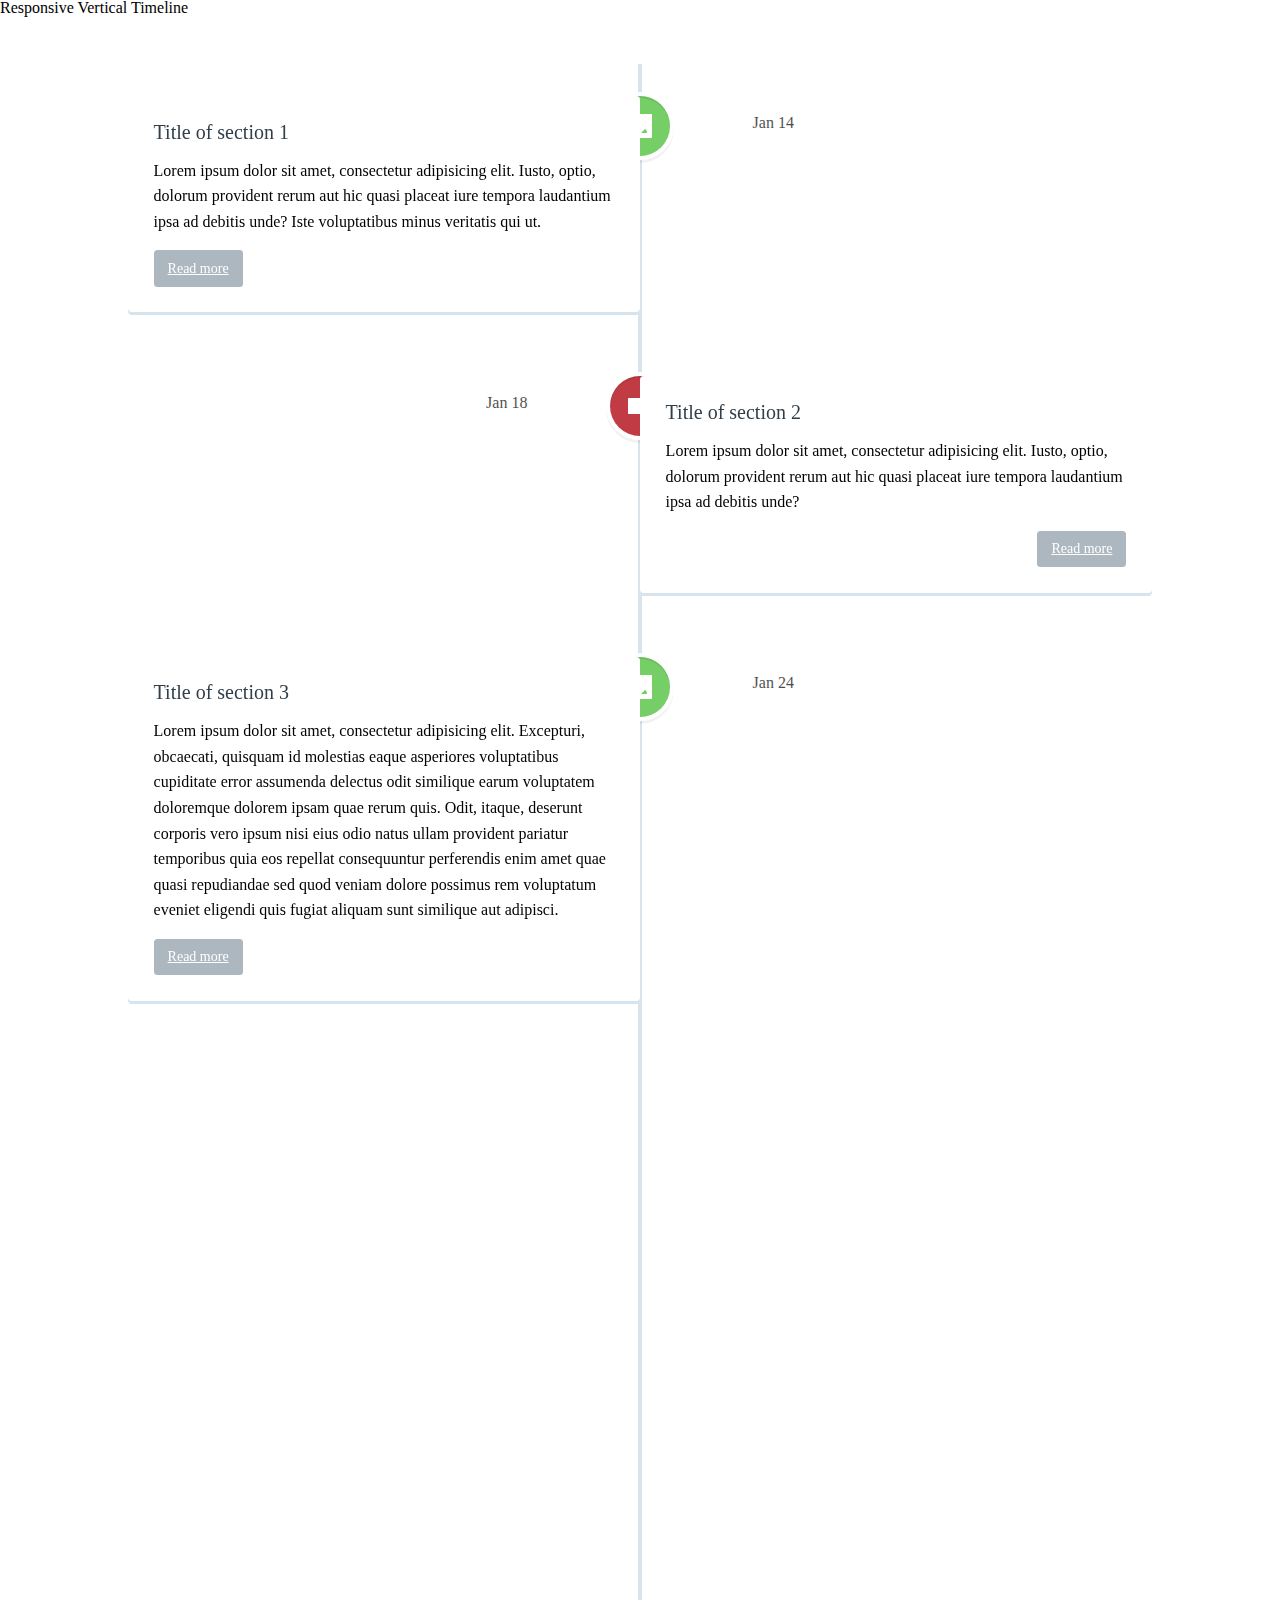
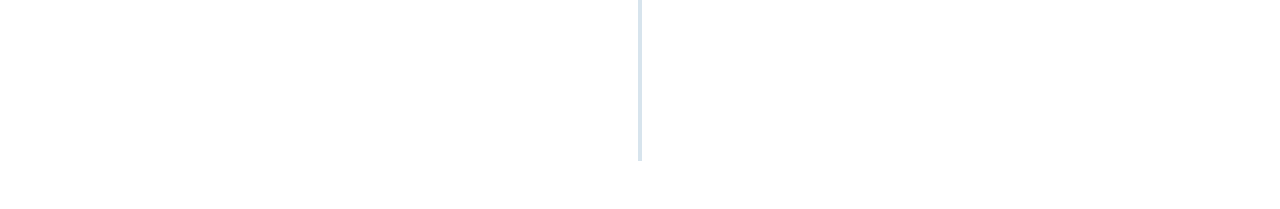
<file: bower_components/vertical-timeline/index.html>
<!doctype html>
<html lang="en" class="no-js">
<head>
	<meta charset="UTF-8">
	<meta name="viewport" content="width=device-width, initial-scale=1">

	<link href='http://fonts.googleapis.com/css?family=Droid+Serif|Open+Sans:400,700' rel='stylesheet' type='text/css'>

	<link rel="stylesheet" href="css/reset.css"> <!-- CSS reset -->
	<link rel="stylesheet" href="css/style.css"> <!-- Resource style -->
	<script src="js/modernizr.js"></script> <!-- Modernizr -->
  	
	<title>Responsive Vertical Timeline</title>
</head>
<body>
	<header>
		<h1>Responsive Vertical Timeline</h1>
	</header>

	<section id="cd-timeline" class="cd-container">
		<div class="cd-timeline-block">
			<div class="cd-timeline-img cd-picture">
				<img src="img/cd-icon-picture.svg" alt="Picture">
			</div> <!-- cd-timeline-img -->

			<div class="cd-timeline-content">
				<h2>Title of section 1</h2>
				<p>Lorem ipsum dolor sit amet, consectetur adipisicing elit. Iusto, optio, dolorum provident rerum aut hic quasi placeat iure tempora laudantium ipsa ad debitis unde? Iste voluptatibus minus veritatis qui ut.</p>
				<a href="#0" class="cd-read-more">Read more</a>
				<span class="cd-date">Jan 14</span>
			</div> <!-- cd-timeline-content -->
		</div> <!-- cd-timeline-block -->

		<div class="cd-timeline-block">
			<div class="cd-timeline-img cd-movie">
				<img src="img/cd-icon-movie.svg" alt="Movie">
			</div> <!-- cd-timeline-img -->

			<div class="cd-timeline-content">
				<h2>Title of section 2</h2>
				<p>Lorem ipsum dolor sit amet, consectetur adipisicing elit. Iusto, optio, dolorum provident rerum aut hic quasi placeat iure tempora laudantium ipsa ad debitis unde?</p>
				<a href="#0" class="cd-read-more">Read more</a>
				<span class="cd-date">Jan 18</span>
			</div> <!-- cd-timeline-content -->
		</div> <!-- cd-timeline-block -->

		<div class="cd-timeline-block">
			<div class="cd-timeline-img cd-picture">
				<img src="img/cd-icon-picture.svg" alt="Picture">
			</div> <!-- cd-timeline-img -->

			<div class="cd-timeline-content">
				<h2>Title of section 3</h2>
				<p>Lorem ipsum dolor sit amet, consectetur adipisicing elit. Excepturi, obcaecati, quisquam id molestias eaque asperiores voluptatibus cupiditate error assumenda delectus odit similique earum voluptatem doloremque dolorem ipsam quae rerum quis. Odit, itaque, deserunt corporis vero ipsum nisi eius odio natus ullam provident pariatur temporibus quia eos repellat consequuntur perferendis enim amet quae quasi repudiandae sed quod veniam dolore possimus rem voluptatum eveniet eligendi quis fugiat aliquam sunt similique aut adipisci.</p>
				<a href="#0" class="cd-read-more">Read more</a>
				<span class="cd-date">Jan 24</span>
			</div> <!-- cd-timeline-content -->
		</div> <!-- cd-timeline-block -->

		<div class="cd-timeline-block">
			<div class="cd-timeline-img cd-location">
				<img src="img/cd-icon-location.svg" alt="Location">
			</div> <!-- cd-timeline-img -->

			<div class="cd-timeline-content">
				<h2>Title of section 4</h2>
				<p>Lorem ipsum dolor sit amet, consectetur adipisicing elit. Iusto, optio, dolorum provident rerum aut hic quasi placeat iure tempora laudantium ipsa ad debitis unde? Iste voluptatibus minus veritatis qui ut.</p>
				<a href="#0" class="cd-read-more">Read more</a>
				<span class="cd-date">Feb 14</span>
			</div> <!-- cd-timeline-content -->
		</div> <!-- cd-timeline-block -->

		<div class="cd-timeline-block">
			<div class="cd-timeline-img cd-location">
				<img src="img/cd-icon-location.svg" alt="Location">
			</div> <!-- cd-timeline-img -->

			<div class="cd-timeline-content">
				<h2>Title of section 5</h2>
				<p>Lorem ipsum dolor sit amet, consectetur adipisicing elit. Iusto, optio, dolorum provident rerum.</p>
				<a href="#0" class="cd-read-more">Read more</a>
				<span class="cd-date">Feb 18</span>
			</div> <!-- cd-timeline-content -->
		</div> <!-- cd-timeline-block -->

		<div class="cd-timeline-block">
			<div class="cd-timeline-img cd-movie">
				<img src="img/cd-icon-movie.svg" alt="Movie">
			</div> <!-- cd-timeline-img -->

			<div class="cd-timeline-content">
				<h2>Final Section</h2>
				<p>This is the content of the last section</p>
				<span class="cd-date">Feb 26</span>
			</div> <!-- cd-timeline-content -->
		</div> <!-- cd-timeline-block -->
	</section> <!-- cd-timeline -->
<script src="http://ajax.googleapis.com/ajax/libs/jquery/1.11.0/jquery.min.js"></script>
<script src="js/main.js"></script> <!-- Resource jQuery -->
</body>
</html>
</file>
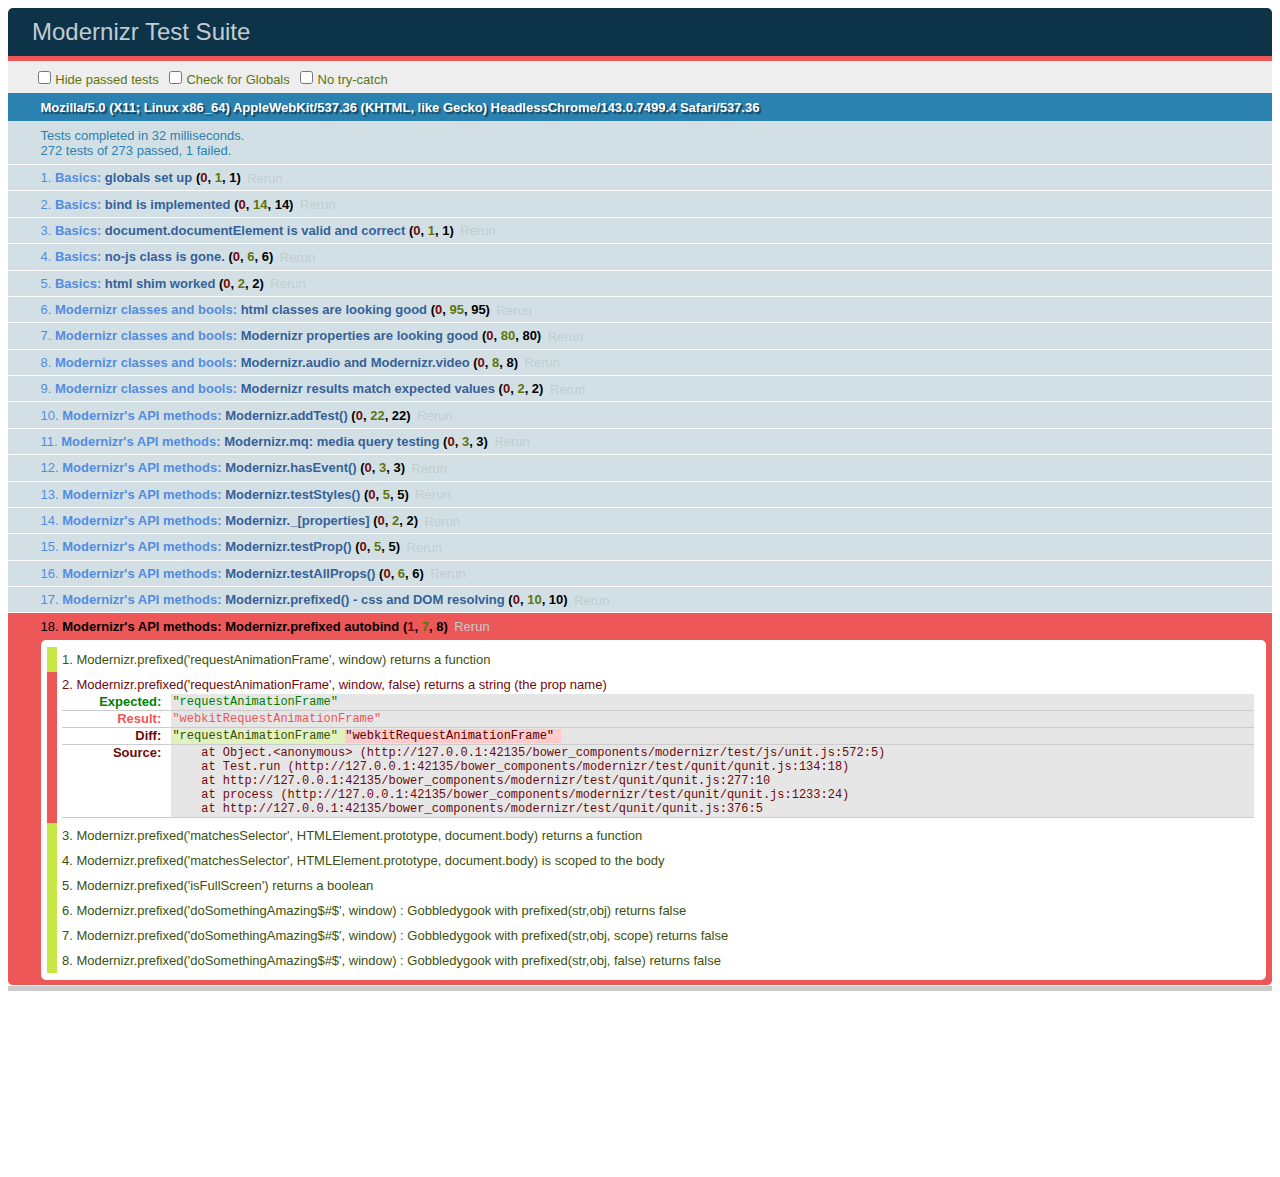
<file: bower_components/modernizr/test/basic.html>
<!DOCTYPE html>
<html class="+no-js no-js- no-js i-has-no-js">
<head>
  <meta charset="UTF-8">
  <title>Modernizr Test Suite</title>
  <link rel="stylesheet" href="qunit/qunit.css">
  <style>
     body { margin-bottom: 150px;}
     #testbed { font-family: Helvetica; color: #444; padding-bottom: 100px;}
     #testbed button { margin: 30px; font-size: 13px;}
     .data-notes, .offScreen { display:none;}
     table { width: 100%;}
     tbody tr:nth-child(even) td, tbody tr:nth-child(even) th {  border: 1px solid #ccc; border-left: 0; border-right: 0;}
     table td:nth-child(even), table th:nth-child(even) { background: #e6e6e6;}
     table tbody tr:hover td, table tbody tr:hover th { background: #e1e100!important;}
     td.wrong { background:red!important;}
     #html5section { visibility: hidden; }
     h1 label { display:none;}
     .output { padding: 0 0 0 16px;}
     .output ul { margin: 0;}
     .output li { color: #854747; }
     .output li.yes{color:#090;}
     .output li b{color:#000;}
     .output {font:14px/1.3 Inconsolata,Consolas,monospace;
                    -webkit-column-count: 5;
                       -moz-column-count: 5;
                            column-count: 5;}
      .output + .output { border-top: 5px solid #ccc; }
      textarea { width: 100%; min-height: 75px;}
      #caniusetrigger { font-size: 38px; font-family: monospace; display:block; }
  </style>

  <script src="https://raw.github.com/Modernizr/Modernizr/master/modernizr.js"></script>

  <script>window.Modernizr || document.write('<script src="../modernizr.js"><\/script>')</script>

  <script src="js/lib/polyfills.js"></script>
  <script src="js/lib/detect-global.js"></script>
  
  <script src="qunit/qunit.js"></script>
  <script src="js/lib/jquery-1.7b2.js"></script>
  
  <script src="js/setup.js"></script>
  
  <script src="js/unit.js"></script>
</head>
<body>
  <h1 id="qunit-header">Modernizr Test Suite</h1>
  <h2 id="qunit-banner"></h2>
  <div id="qunit-testrunner-toolbar"></div>
  <h2 id="qunit-userAgent"></h2>

  <ol id="qunit-tests"></ol>

  <div id="mod-output" class=output></div>
  <div id="mod-feattest-output" class=output></div>


  <br>
 
  <section><aside>this is an aside within a section</aside></section>
  
  
</body>
</html>
</file>
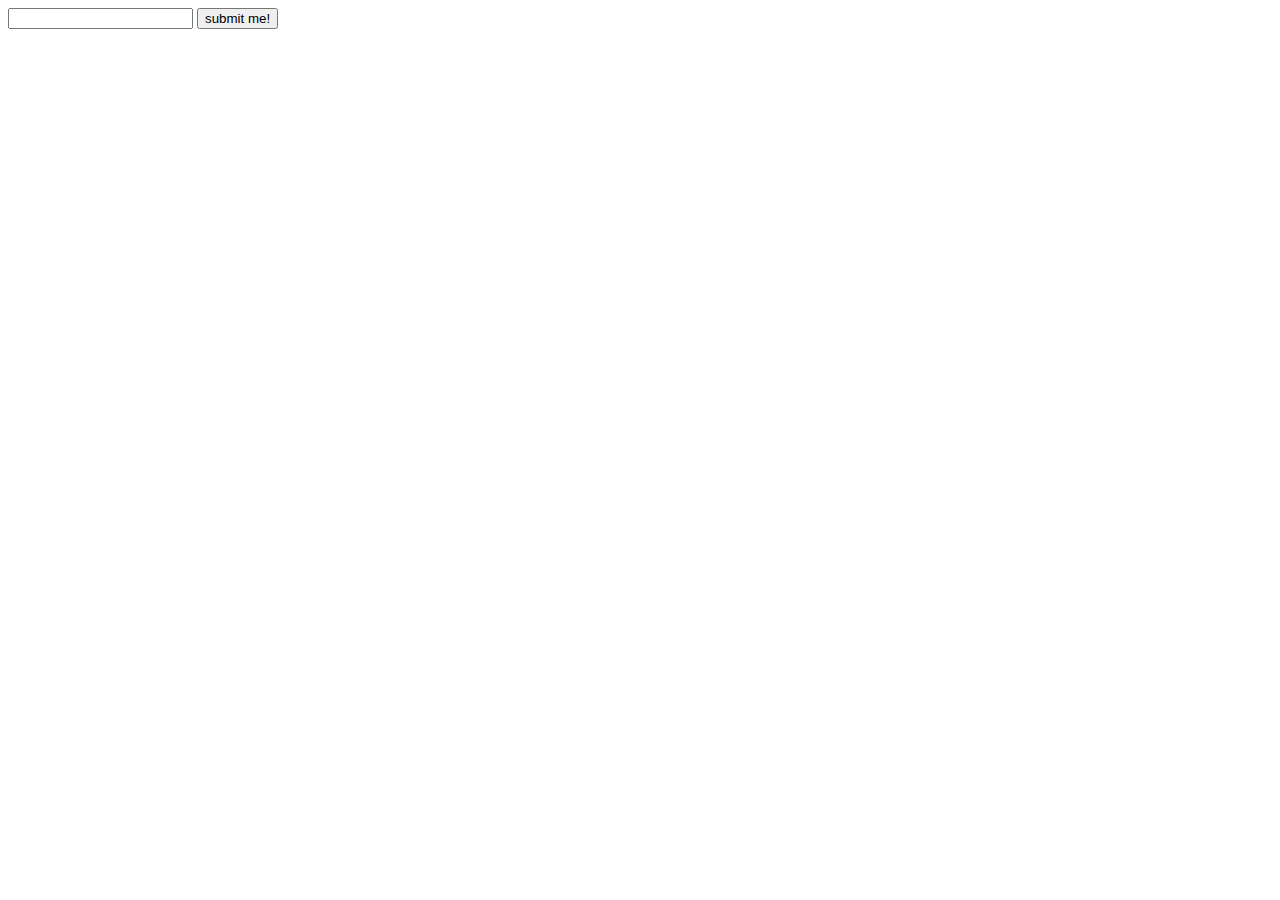
<file: bower_components/modernizr/test/caniuse_files/form_validation.html>
<!DOCTYPE html>
<!-- saved from url=(0045)http://tests.caniuse.com/form_validation.html -->
<html><head><meta http-equiv="Content-Type" content="text/html; charset=UTF-8"><script>
if(location.href.indexOf('?') >= 0) {
	document.write('FAIL');
}
</script>

</head><body><form action="http://tests.caniuse.com/form_validation.html?" method="post">

<input type="url" name="foo" required="">
<input type="submit" value="submit me!">

</form>
</body></html>
</file>
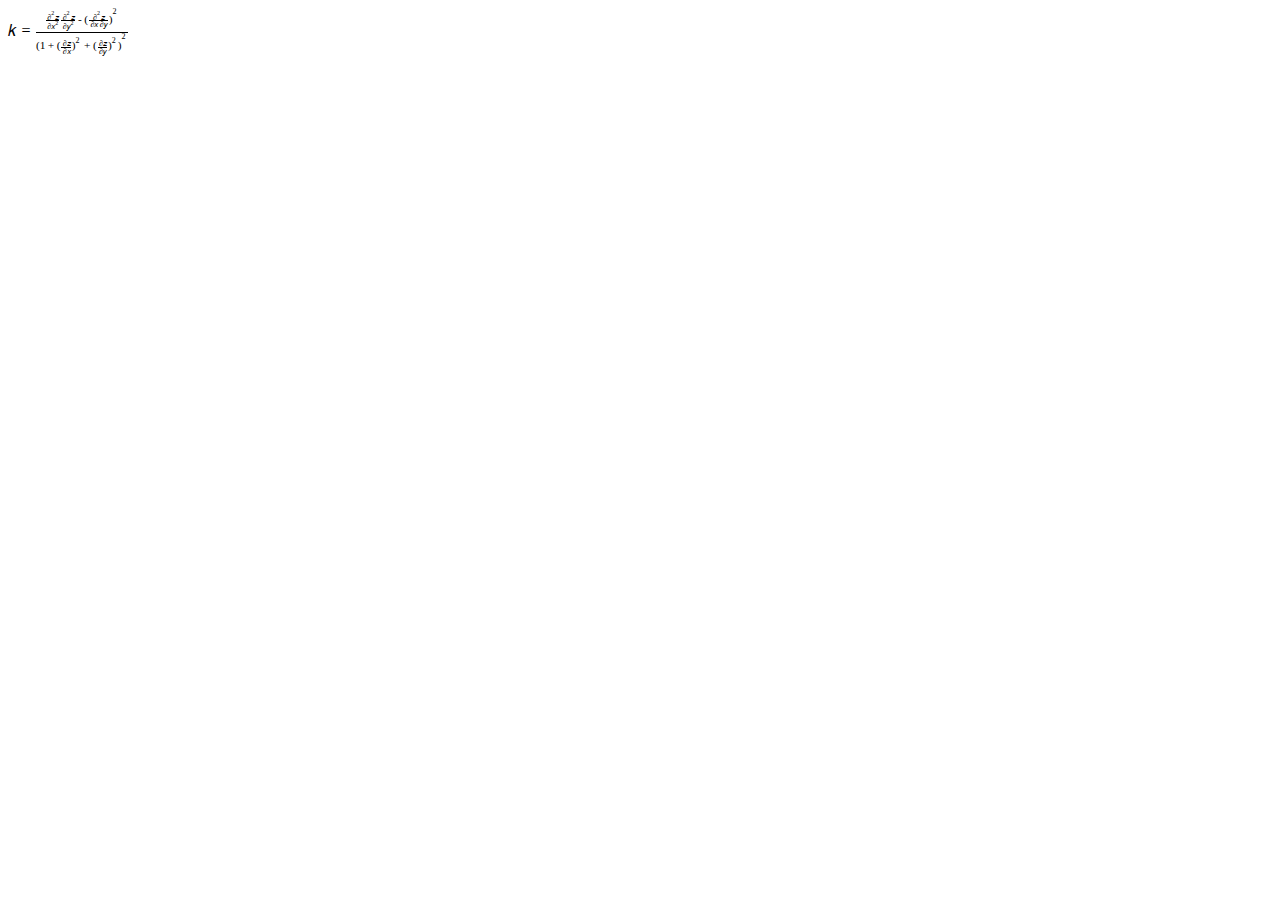
<file: bower_components/modernizr/test/caniuse_files/mathml.html>
<?xml version="1.0" encoding="utf-8"?>
<!DOCTYPE html PUBLIC "-//W3C//DTD XHTML 1.1 plus MathML 2.0//EN" "http://www.w3.org/Math/DTD/mathml2/xhtml-math11-f.dtd"><html xmlns="http://www.w3.org/1999/xhtml" xmlns:html="http://www.w3.org/1999/xhtml">
<head>
	<meta http-equiv="content-type" content="text/html; charset=utf-8" />
	<title>Untitled</title>
</head>
<body>
<math xmlns="http://www.w3.org/1998/Math/MathML">
<mrow>
  <mi>k</mi>
  <mo>=</mo>
  <mfrac>
    <mrow>
      <mfrac>
         <mrow>
          <msup>
            <mo>∂</mo>
            <mn>2</mn>
          </msup>
          <mi>z</mi>
        </mrow>
        <mrow>
          <mo>∂</mo>
          <msup>
            <mi>x</mi>
            <mn>2</mn>
          </msup>
        </mrow>
      </mfrac>
      <mfrac>
        <mrow>
          <msup>
            <mo>∂</mo>
            <mn>2</mn>
          </msup>
          <mi>z</mi>
        </mrow>
        <mrow>
          <mo>∂</mo>
          <msup>
            <mi>y</mi>
            <mn>2</mn>
          </msup>
        </mrow>
      </mfrac>
      <mo>-</mo>
      <msup>
        <mrow>
          <mo>(</mo>
          <mfrac>
            <mrow>
              <msup>
                <mo>∂</mo>
                <mn>2</mn>
              </msup>
              <mi>z</mi>
            </mrow>
            <mrow>
              <mo>∂</mo>
              <mi>x</mi>
              <mo>∂</mo>
              <mi>y</mi>
              </mrow>
          </mfrac>
          <mo>)</mo>
        </mrow>
        <mn>2</mn>
      </msup>
    </mrow>
    <mrow>
      <msup>
        <mrow>
          <mo>(</mo>
          <mn>1</mn>
          <mo>+</mo>
          <msup>
            <mrow>
              <mo>(</mo>
              <mfrac>
                <mrow>
                  <mo>∂</mo>
                  <mi>z</mi>
                </mrow>
                <mrow>
                  <mo>∂</mo>
                  <mi>x</mi>
                </mrow>
              </mfrac>
              <mo>)</mo>
            </mrow>
            <mn>2</mn>
          </msup>
          <mo>+</mo>
          <msup>
            <mrow>
              <mo>(</mo>
              <mfrac>
                <mrow>
                  <mo>∂</mo>
                  <mi>z</mi>
                </mrow>
                <mrow>
                  <mo>∂</mo>
                  <mi>y</mi>
                </mrow>
              </mfrac>
              <mo>)</mo>
            </mrow>
            <mn>2</mn>
          </msup>
          <mo>)</mo>
        </mrow>
        <mn>2</mn>
      </msup>
    </mrow>
  </mfrac>
</mrow>
</math>
</body>
</html>
</file>
<file: bower_components/vertical-timeline/css/style.css>
/* --------------------------------

Primary style

-------------------------------- */
/*html * {
  -webkit-font-smoothing: antialiased;
  -moz-osx-font-smoothing: grayscale;
}

*, *:after, *:before {
  -webkit-box-sizing: border-box;
  -moz-box-sizing: border-box;
  box-sizing: border-box;
}

body {
  font-size: 100%;
  font-family: "Droid Serif", serif;
  color: #7f8c97;
  background-color: #e9f0f5;
}

a {
  color: #acb7c0;
  text-decoration: none;
  font-family: "Open Sans", sans-serif;
}

img {
  max-width: 100%;
}

h1, h2 {
  font-family: "Open Sans", sans-serif;
  font-weight: bold;
}*/

/* --------------------------------

Modules - reusable parts of our design

-------------------------------- */
.cd-container {
  /* this class is used to give a max-width to the element it is applied to, and center it horizontally when it reaches that max-width */
  width: 90%;
  max-width: 1024px;
  margin: 0 auto;
}
.cd-container::after {
  /* clearfix */
  content: '';
  display: table;
  clear: both;
}

/* --------------------------------

Main components

-------------------------------- */
/*header {
  height: 200px;
  line-height: 200px;
  text-align: center;
  background: #303e49;
}
header h1 {
  color: white;
  font-size: 18px;
  font-size: 1.125rem;
}
@media only screen and (min-width: 64.063em) {
  header {
    height: 300px;
    line-height: 300px;
  }
  header h1 {
    font-size: 24px;
    font-size: 1.5rem;
  }
}*/

#cd-timeline {
  position: relative;
  padding: 2em 0;
  margin-top: 2em;
  margin-bottom: 2em;
}
#cd-timeline::before {
  /* this is the vertical line */
  content: '';
  position: absolute;
  top: 0;
  left: 18px;
  height: 100%;
  width: 4px;
  background: #d7e4ed;
}
@media only screen and (min-width: 64.063em) {
  #cd-timeline {
    margin-top: 3em;
    margin-bottom: 3em;
  }
  #cd-timeline::before {
    left: 50%;
    margin-left: -2px;
  }
}

.cd-timeline-block {
  position: relative;
  margin: 2em 0;
}
.cd-timeline-block:after {
  content: "";
  display: table;
  clear: both;
}
.cd-timeline-block:first-child {
  margin-top: 0;
}
.cd-timeline-block:last-child {
  margin-bottom: 0;
}
@media only screen and (min-width: 64.063em) {
  .cd-timeline-block {
    margin: 4em 0;
  }
  .cd-timeline-block:first-child {
    margin-top: 0;
  }
  .cd-timeline-block:last-child {
    margin-bottom: 0;
  }
}

.cd-timeline-img {
  position: absolute;
  top: 0;
  left: 0;
  width: 40px;
  height: 40px;
  border-radius: 50%;
  box-shadow: 0 0 0 4px white, inset 0 2px 0 rgba(0, 0, 0, 0.08), 0 3px 0 4px rgba(0, 0, 0, 0.05);
}
.cd-timeline-img img {
  display: block;
  width: 24px;
  height: 24px;
  position: relative;
  left: 50%;
  top: 50%;
  margin-left: -12px;
  margin-top: -12px;
}
.cd-timeline-img.cd-picture {
  background: #75ce66;
}
.cd-timeline-img.cd-movie {
  background: #c03b44;
}
.cd-timeline-img.cd-location {
  background: #f0ca45;
}
@media only screen and (min-width: 64.063em) {
  .cd-timeline-img {
    width: 60px;
    height: 60px;
    left: 50%;
    margin-left: -30px;
    /* Force Hardware Acceleration in WebKit */
    -webkit-transform: translateZ(0);
    -webkit-backface-visibility: hidden;
  }
  .cssanimations .cd-timeline-img.is-hidden {
    visibility: hidden;
  }
  .cssanimations .cd-timeline-img.bounce-in {
    visibility: visible;
    -webkit-animation: cd-bounce-1 0.6s;
    -moz-animation: cd-bounce-1 0.6s;
    animation: cd-bounce-1 0.6s;
  }
}

@-webkit-keyframes cd-bounce-1 {
  0% {
    opacity: 0;
    -webkit-transform: scale(0.5);
  }

  60% {
    opacity: 1;
    -webkit-transform: scale(1.2);
  }

  100% {
    -webkit-transform: scale(1);
  }
}
@-moz-keyframes cd-bounce-1 {
  0% {
    opacity: 0;
    -moz-transform: scale(0.5);
  }

  60% {
    opacity: 1;
    -moz-transform: scale(1.2);
  }

  100% {
    -moz-transform: scale(1);
  }
}
@keyframes cd-bounce-1 {
  0% {
    opacity: 0;
    -webkit-transform: scale(0.5);
    -moz-transform: scale(0.5);
    -ms-transform: scale(0.5);
    -o-transform: scale(0.5);
    transform: scale(0.5);
  }

  60% {
    opacity: 1;
    -webkit-transform: scale(1.2);
    -moz-transform: scale(1.2);
    -ms-transform: scale(1.2);
    -o-transform: scale(1.2);
    transform: scale(1.2);
  }

  100% {
    -webkit-transform: scale(1);
    -moz-transform: scale(1);
    -ms-transform: scale(1);
    -o-transform: scale(1);
    transform: scale(1);
  }
}
.cd-timeline-content {
  position: relative;
  margin-left: 60px;
  background: white;
  border-radius: 0.25em;
  padding: 1em;
  box-shadow: 0 3px 0 #d7e4ed;
}
.cd-timeline-content:after {
  content: "";
  display: table;
  clear: both;
}
.cd-timeline-content h2 {
  color: #303e49;
}
.cd-timeline-content p, .cd-timeline-content .cd-read-more, .cd-timeline-content .cd-date {
  font-size: 13px;
  font-size: 0.8125rem;
}
.cd-timeline-content .cd-read-more, .cd-timeline-content .cd-date {
  display: inline-block;
}
.cd-timeline-content p {
  margin: 1em 0;
  line-height: 1.6;
}
.cd-timeline-content .cd-read-more {
  float: right;
  padding: .8em 1em;
  background: #acb7c0;
  color: white;
  border-radius: 0.25em;
}
.no-touch .cd-timeline-content .cd-read-more:hover {
  background-color: #bac4cb;
}
.cd-timeline-content .cd-date {
  float: left;
  padding: .8em 0;
  opacity: .7;
}
.cd-timeline-content::before {
  content: '';
  position: absolute;
  top: 16px;
  right: 100%;
  height: 0;
  width: 0;
  border: 7px solid transparent;
  border-right: 7px solid white;
}
@media only screen and (min-width: 40.063em) {
  .cd-timeline-content h2 {
    font-size: 20px;
    font-size: 1.25rem;
  }
  .cd-timeline-content p {
    font-size: 16px;
    font-size: 1rem;
  }
  .cd-timeline-content .cd-read-more, .cd-timeline-content .cd-date {
    font-size: 14px;
    font-size: 0.875rem;
  }
}
@media only screen and (min-width: 64.063em) {
  .cd-timeline-content {
    margin-left: 0;
    padding: 1.6em;
    width: 45%;
  }
  .cd-timeline-content::before {
    top: 24px;
    left: 100%;
    border-color: transparent;
    border-left-color: white;
  }
  .cd-timeline-content .cd-read-more {
    float: left;
  }
  .cd-timeline-content .cd-date {
    position: absolute;
    width: 100%;
    left: 122%;
    top: 6px;
    font-size: 16px;
    font-size: 1rem;
  }
  .cd-timeline-block:nth-child(even) .cd-timeline-content {
    float: right;
  }
  .cd-timeline-block:nth-child(even) .cd-timeline-content::before {
    top: 24px;
    left: auto;
    right: 100%;
    border-color: transparent;
    border-right-color: white;
  }
  .cd-timeline-block:nth-child(even) .cd-timeline-content .cd-read-more {
    float: right;
  }
  .cd-timeline-block:nth-child(even) .cd-timeline-content .cd-date {
    left: auto;
    right: 122%;
    text-align: right;
  }
  .cssanimations .cd-timeline-content.is-hidden {
    visibility: hidden;
  }
  .cssanimations .cd-timeline-content.bounce-in {
    visibility: visible;
    -webkit-animation: cd-bounce-2 0.6s;
    -moz-animation: cd-bounce-2 0.6s;
    animation: cd-bounce-2 0.6s;
  }
}

@media only screen and (min-width: 64.063em) {
  /* inverse bounce effect on even content blocks */
  .cssanimations .cd-timeline-block:nth-child(even) .cd-timeline-content.bounce-in {
    -webkit-animation: cd-bounce-2-inverse 0.6s;
    -moz-animation: cd-bounce-2-inverse 0.6s;
    animation: cd-bounce-2-inverse 0.6s;
  }
}
@-webkit-keyframes cd-bounce-2 {
  0% {
    opacity: 0;
    -webkit-transform: translateX(-100px);
  }

  60% {
    opacity: 1;
    -webkit-transform: translateX(20px);
  }

  100% {
    -webkit-transform: translateX(0);
  }
}
@-moz-keyframes cd-bounce-2 {
  0% {
    opacity: 0;
    -moz-transform: translateX(-100px);
  }

  60% {
    opacity: 1;
    -moz-transform: translateX(20px);
  }

  100% {
    -moz-transform: translateX(0);
  }
}
@keyframes cd-bounce-2 {
  0% {
    opacity: 0;
    -webkit-transform: translateX(-100px);
    -moz-transform: translateX(-100px);
    -ms-transform: translateX(-100px);
    -o-transform: translateX(-100px);
    transform: translateX(-100px);
  }

  60% {
    opacity: 1;
    -webkit-transform: translateX(20px);
    -moz-transform: translateX(20px);
    -ms-transform: translateX(20px);
    -o-transform: translateX(20px);
    transform: translateX(20px);
  }

  100% {
    -webkit-transform: translateX(0);
    -moz-transform: translateX(0);
    -ms-transform: translateX(0);
    -o-transform: translateX(0);
    transform: translateX(0);
  }
}
@-webkit-keyframes cd-bounce-2-inverse {
  0% {
    opacity: 0;
    -webkit-transform: translateX(100px);
  }

  60% {
    opacity: 1;
    -webkit-transform: translateX(-20px);
  }

  100% {
    -webkit-transform: translateX(0);
  }
}
@-moz-keyframes cd-bounce-2-inverse {
  0% {
    opacity: 0;
    -moz-transform: translateX(100px);
  }

  60% {
    opacity: 1;
    -moz-transform: translateX(-20px);
  }

  100% {
    -moz-transform: translateX(0);
  }
}
@keyframes cd-bounce-2-inverse {
  0% {
    opacity: 0;
    -webkit-transform: translateX(100px);
    -moz-transform: translateX(100px);
    -ms-transform: translateX(100px);
    -o-transform: translateX(100px);
    transform: translateX(100px);
  }

  60% {
    opacity: 1;
    -webkit-transform: translateX(-20px);
    -moz-transform: translateX(-20px);
    -ms-transform: translateX(-20px);
    -o-transform: translateX(-20px);
    transform: translateX(-20px);
  }

  100% {
    -webkit-transform: translateX(0);
    -moz-transform: translateX(0);
    -ms-transform: translateX(0);
    -o-transform: translateX(0);
    transform: translateX(0);
  }
}
</file>
<file: css/app.css>
﻿@import url(https://fonts.googleapis.com/css?family=Maven+Pro:400,700|Basic);meta.foundation-version{font-family:"/5.5.2/"}meta.foundation-mq-small{font-family:"/only screen/";width:0}meta.foundation-mq-small-only{font-family:"/only screen and (max-width: 40em)/";width:0}meta.foundation-mq-medium{font-family:"/only screen and (min-width:40.0625em)/";width:40.0625em}meta.foundation-mq-medium-only{font-family:"/only screen and (min-width:40.0625em) and (max-width:64em)/";width:40.0625em}meta.foundation-mq-large{font-family:"/only screen and (min-width:64.0625em)/";width:64.0625em}meta.foundation-mq-large-only{font-family:"/only screen and (min-width:64.0625em) and (max-width:90em)/";width:64.0625em}meta.foundation-mq-xlarge{font-family:"/only screen and (min-width:90.0625em)/";width:90.0625em}meta.foundation-mq-xlarge-only{font-family:"/only screen and (min-width:90.0625em) and (max-width:120em)/";width:90.0625em}meta.foundation-mq-xxlarge{font-family:"/only screen and (min-width:120.0625em)/";width:120.0625em}meta.foundation-data-attribute-namespace{font-family:false}html,body{height:100%}html{box-sizing:border-box}*,*:before,*:after{-webkit-box-sizing:inherit;-moz-box-sizing:inherit;box-sizing:inherit}html,body{font-size:100%}body{background:#fff;color:#222;cursor:auto;font-family:"Helvetica Neue",Helvetica,Roboto,Arial,sans-serif;font-style:normal;font-weight:normal;line-height:1.5;margin:0;padding:0;position:relative}a:hover{cursor:pointer}img{max-width:100%;height:auto}img{-ms-interpolation-mode:bicubic}#map_canvas img,#map_canvas embed,#map_canvas object,.map_canvas img,.map_canvas embed,.map_canvas object,.mqa-display img,.mqa-display embed,.mqa-display object{max-width:none !important}.left{float:left !important}.right{float:right !important}.clearfix:before,.clearfix:after{content:" ";display:table}.clearfix:after{clear:both}.hide{display:none}.invisible{visibility:hidden}.antialiased{-webkit-font-smoothing:antialiased;-moz-osx-font-smoothing:grayscale}img{display:inline-block;vertical-align:middle}textarea{height:auto;min-height:50px}select{width:100%}.accordion{margin-bottom:0}.accordion:before,.accordion:after{content:" ";display:table}.accordion:after{clear:both}.accordion .accordion-navigation,.accordion dd{display:block;margin-bottom:0 !important}.accordion .accordion-navigation.active>a,.accordion dd.active>a{background:#e8e8e8}.accordion .accordion-navigation>a,.accordion dd>a{background:#EFEFEF;color:#222;display:block;font-family:"Helvetica Neue",Helvetica,Roboto,Arial,sans-serif;font-size:1rem;padding:1rem}.accordion .accordion-navigation>a:hover,.accordion dd>a:hover{background:#e3e3e3}.accordion .accordion-navigation>.content,.accordion dd>.content{display:none;padding:0.9375rem}.accordion .accordion-navigation>.content.active,.accordion dd>.content.active{background:#fff;display:block}[class*="block-grid-"]{display:block;padding:0;margin:0 -0.625rem}[class*="block-grid-"]:before,[class*="block-grid-"]:after{content:" ";display:table}[class*="block-grid-"]:after{clear:both}[class*="block-grid-"]>li{display:block;float:left;height:auto;padding:0 0.625rem 1.25rem}@media only screen{.small-block-grid-1>li{list-style:none;width:100%}.small-block-grid-1>li:nth-of-type(1n){clear:none}.small-block-grid-1>li:nth-of-type(1n+1){clear:both}.small-block-grid-2>li{list-style:none;width:50%}.small-block-grid-2>li:nth-of-type(1n){clear:none}.small-block-grid-2>li:nth-of-type(2n+1){clear:both}.small-block-grid-3>li{list-style:none;width:33.33333%}.small-block-grid-3>li:nth-of-type(1n){clear:none}.small-block-grid-3>li:nth-of-type(3n+1){clear:both}.small-block-grid-4>li{list-style:none;width:25%}.small-block-grid-4>li:nth-of-type(1n){clear:none}.small-block-grid-4>li:nth-of-type(4n+1){clear:both}.small-block-grid-5>li{list-style:none;width:20%}.small-block-grid-5>li:nth-of-type(1n){clear:none}.small-block-grid-5>li:nth-of-type(5n+1){clear:both}.small-block-grid-6>li{list-style:none;width:16.66667%}.small-block-grid-6>li:nth-of-type(1n){clear:none}.small-block-grid-6>li:nth-of-type(6n+1){clear:both}.small-block-grid-7>li{list-style:none;width:14.28571%}.small-block-grid-7>li:nth-of-type(1n){clear:none}.small-block-grid-7>li:nth-of-type(7n+1){clear:both}.small-block-grid-8>li{list-style:none;width:12.5%}.small-block-grid-8>li:nth-of-type(1n){clear:none}.small-block-grid-8>li:nth-of-type(8n+1){clear:both}.small-block-grid-9>li{list-style:none;width:11.11111%}.small-block-grid-9>li:nth-of-type(1n){clear:none}.small-block-grid-9>li:nth-of-type(9n+1){clear:both}.small-block-grid-10>li{list-style:none;width:10%}.small-block-grid-10>li:nth-of-type(1n){clear:none}.small-block-grid-10>li:nth-of-type(10n+1){clear:both}.small-block-grid-11>li{list-style:none;width:9.09091%}.small-block-grid-11>li:nth-of-type(1n){clear:none}.small-block-grid-11>li:nth-of-type(11n+1){clear:both}.small-block-grid-12>li{list-style:none;width:8.33333%}.small-block-grid-12>li:nth-of-type(1n){clear:none}.small-block-grid-12>li:nth-of-type(12n+1){clear:both}}@media only screen and (min-width: 40.0625em){.medium-block-grid-1>li{list-style:none;width:100%}.medium-block-grid-1>li:nth-of-type(1n){clear:none}.medium-block-grid-1>li:nth-of-type(1n+1){clear:both}.medium-block-grid-2>li{list-style:none;width:50%}.medium-block-grid-2>li:nth-of-type(1n){clear:none}.medium-block-grid-2>li:nth-of-type(2n+1){clear:both}.medium-block-grid-3>li{list-style:none;width:33.33333%}.medium-block-grid-3>li:nth-of-type(1n){clear:none}.medium-block-grid-3>li:nth-of-type(3n+1){clear:both}.medium-block-grid-4>li{list-style:none;width:25%}.medium-block-grid-4>li:nth-of-type(1n){clear:none}.medium-block-grid-4>li:nth-of-type(4n+1){clear:both}.medium-block-grid-5>li{list-style:none;width:20%}.medium-block-grid-5>li:nth-of-type(1n){clear:none}.medium-block-grid-5>li:nth-of-type(5n+1){clear:both}.medium-block-grid-6>li{list-style:none;width:16.66667%}.medium-block-grid-6>li:nth-of-type(1n){clear:none}.medium-block-grid-6>li:nth-of-type(6n+1){clear:both}.medium-block-grid-7>li{list-style:none;width:14.28571%}.medium-block-grid-7>li:nth-of-type(1n){clear:none}.medium-block-grid-7>li:nth-of-type(7n+1){clear:both}.medium-block-grid-8>li{list-style:none;width:12.5%}.medium-block-grid-8>li:nth-of-type(1n){clear:none}.medium-block-grid-8>li:nth-of-type(8n+1){clear:both}.medium-block-grid-9>li{list-style:none;width:11.11111%}.medium-block-grid-9>li:nth-of-type(1n){clear:none}.medium-block-grid-9>li:nth-of-type(9n+1){clear:both}.medium-block-grid-10>li{list-style:none;width:10%}.medium-block-grid-10>li:nth-of-type(1n){clear:none}.medium-block-grid-10>li:nth-of-type(10n+1){clear:both}.medium-block-grid-11>li{list-style:none;width:9.09091%}.medium-block-grid-11>li:nth-of-type(1n){clear:none}.medium-block-grid-11>li:nth-of-type(11n+1){clear:both}.medium-block-grid-12>li{list-style:none;width:8.33333%}.medium-block-grid-12>li:nth-of-type(1n){clear:none}.medium-block-grid-12>li:nth-of-type(12n+1){clear:both}}@media only screen and (min-width: 64.0625em){.large-block-grid-1>li{list-style:none;width:100%}.large-block-grid-1>li:nth-of-type(1n){clear:none}.large-block-grid-1>li:nth-of-type(1n+1){clear:both}.large-block-grid-2>li{list-style:none;width:50%}.large-block-grid-2>li:nth-of-type(1n){clear:none}.large-block-grid-2>li:nth-of-type(2n+1){clear:both}.large-block-grid-3>li{list-style:none;width:33.33333%}.large-block-grid-3>li:nth-of-type(1n){clear:none}.large-block-grid-3>li:nth-of-type(3n+1){clear:both}.large-block-grid-4>li{list-style:none;width:25%}.large-block-grid-4>li:nth-of-type(1n){clear:none}.large-block-grid-4>li:nth-of-type(4n+1){clear:both}.large-block-grid-5>li{list-style:none;width:20%}.large-block-grid-5>li:nth-of-type(1n){clear:none}.large-block-grid-5>li:nth-of-type(5n+1){clear:both}.large-block-grid-6>li{list-style:none;width:16.66667%}.large-block-grid-6>li:nth-of-type(1n){clear:none}.large-block-grid-6>li:nth-of-type(6n+1){clear:both}.large-block-grid-7>li{list-style:none;width:14.28571%}.large-block-grid-7>li:nth-of-type(1n){clear:none}.large-block-grid-7>li:nth-of-type(7n+1){clear:both}.large-block-grid-8>li{list-style:none;width:12.5%}.large-block-grid-8>li:nth-of-type(1n){clear:none}.large-block-grid-8>li:nth-of-type(8n+1){clear:both}.large-block-grid-9>li{list-style:none;width:11.11111%}.large-block-grid-9>li:nth-of-type(1n){clear:none}.large-block-grid-9>li:nth-of-type(9n+1){clear:both}.large-block-grid-10>li{list-style:none;width:10%}.large-block-grid-10>li:nth-of-type(1n){clear:none}.large-block-grid-10>li:nth-of-type(10n+1){clear:both}.large-block-grid-11>li{list-style:none;width:9.09091%}.large-block-grid-11>li:nth-of-type(1n){clear:none}.large-block-grid-11>li:nth-of-type(11n+1){clear:both}.large-block-grid-12>li{list-style:none;width:8.33333%}.large-block-grid-12>li:nth-of-type(1n){clear:none}.large-block-grid-12>li:nth-of-type(12n+1){clear:both}}button,.button{-webkit-appearance:none;-moz-appearance:none;border-radius:0;border-style:solid;border-width:0;cursor:pointer;font-family:"Helvetica Neue",Helvetica,Roboto,Arial,sans-serif;font-weight:normal;line-height:normal;margin:0 0 1.25rem;position:relative;text-align:center;text-decoration:none;display:inline-block;padding:1rem 2rem 1.0625rem 2rem;font-size:1rem;background-color:#008CBA;border-color:#007095;color:#fff;transition:background-color 300ms ease-out}button:hover,button:focus,.button:hover,.button:focus{background-color:#007095}button:hover,button:focus,.button:hover,.button:focus{color:#fff}button.secondary,.button.secondary{background-color:#e7e7e7;border-color:#b9b9b9;color:#333}button.secondary:hover,button.secondary:focus,.button.secondary:hover,.button.secondary:focus{background-color:#b9b9b9}button.secondary:hover,button.secondary:focus,.button.secondary:hover,.button.secondary:focus{color:#333}button.success,.button.success{background-color:#43AC6A;border-color:#368a55;color:#fff}button.success:hover,button.success:focus,.button.success:hover,.button.success:focus{background-color:#368a55}button.success:hover,button.success:focus,.button.success:hover,.button.success:focus{color:#fff}button.alert,.button.alert{background-color:#f04124;border-color:#cf2a0e;color:#fff}button.alert:hover,button.alert:focus,.button.alert:hover,.button.alert:focus{background-color:#cf2a0e}button.alert:hover,button.alert:focus,.button.alert:hover,.button.alert:focus{color:#fff}button.warning,.button.warning{background-color:#f08a24;border-color:#cf6e0e;color:#fff}button.warning:hover,button.warning:focus,.button.warning:hover,.button.warning:focus{background-color:#cf6e0e}button.warning:hover,button.warning:focus,.button.warning:hover,.button.warning:focus{color:#fff}button.info,.button.info{background-color:#a0d3e8;border-color:#61b6d9;color:#333}button.info:hover,button.info:focus,.button.info:hover,.button.info:focus{background-color:#61b6d9}button.info:hover,button.info:focus,.button.info:hover,.button.info:focus{color:#fff}button.large,.button.large{padding:1.125rem 2.25rem 1.1875rem 2.25rem;font-size:1.25rem}button.small,.button.small{padding:0.875rem 1.75rem 0.9375rem 1.75rem;font-size:0.8125rem}button.tiny,.button.tiny{padding:0.625rem 1.25rem 0.6875rem 1.25rem;font-size:0.6875rem}button.expand,.button.expand{padding-left:0;padding-right:0;width:100%}button.left-align,.button.left-align{text-align:left;text-indent:0.75rem}button.right-align,.button.right-align{text-align:right;padding-right:0.75rem}button.radius,.button.radius{border-radius:3px}button.round,.button.round{border-radius:1000px}button.disabled,button[disabled],.button.disabled,.button[disabled]{background-color:#008CBA;border-color:#007095;color:#fff;box-shadow:none;cursor:default;opacity:0.7}button.disabled:hover,button.disabled:focus,button[disabled]:hover,button[disabled]:focus,.button.disabled:hover,.button.disabled:focus,.button[disabled]:hover,.button[disabled]:focus{background-color:#007095}button.disabled:hover,button.disabled:focus,button[disabled]:hover,button[disabled]:focus,.button.disabled:hover,.button.disabled:focus,.button[disabled]:hover,.button[disabled]:focus{color:#fff}button.disabled:hover,button.disabled:focus,button[disabled]:hover,button[disabled]:focus,.button.disabled:hover,.button.disabled:focus,.button[disabled]:hover,.button[disabled]:focus{background-color:#008CBA}button.disabled.secondary,button[disabled].secondary,.button.disabled.secondary,.button[disabled].secondary{background-color:#e7e7e7;border-color:#b9b9b9;color:#333;box-shadow:none;cursor:default;opacity:0.7}button.disabled.secondary:hover,button.disabled.secondary:focus,button[disabled].secondary:hover,button[disabled].secondary:focus,.button.disabled.secondary:hover,.button.disabled.secondary:focus,.button[disabled].secondary:hover,.button[disabled].secondary:focus{background-color:#b9b9b9}button.disabled.secondary:hover,button.disabled.secondary:focus,button[disabled].secondary:hover,button[disabled].secondary:focus,.button.disabled.secondary:hover,.button.disabled.secondary:focus,.button[disabled].secondary:hover,.button[disabled].secondary:focus{color:#333}button.disabled.secondary:hover,button.disabled.secondary:focus,button[disabled].secondary:hover,button[disabled].secondary:focus,.button.disabled.secondary:hover,.button.disabled.secondary:focus,.button[disabled].secondary:hover,.button[disabled].secondary:focus{background-color:#e7e7e7}button.disabled.success,button[disabled].success,.button.disabled.success,.button[disabled].success{background-color:#43AC6A;border-color:#368a55;color:#fff;box-shadow:none;cursor:default;opacity:0.7}button.disabled.success:hover,button.disabled.success:focus,button[disabled].success:hover,button[disabled].success:focus,.button.disabled.success:hover,.button.disabled.success:focus,.button[disabled].success:hover,.button[disabled].success:focus{background-color:#368a55}button.disabled.success:hover,button.disabled.success:focus,button[disabled].success:hover,button[disabled].success:focus,.button.disabled.success:hover,.button.disabled.success:focus,.button[disabled].success:hover,.button[disabled].success:focus{color:#fff}button.disabled.success:hover,button.disabled.success:focus,button[disabled].success:hover,button[disabled].success:focus,.button.disabled.success:hover,.button.disabled.success:focus,.button[disabled].success:hover,.button[disabled].success:focus{background-color:#43AC6A}button.disabled.alert,button[disabled].alert,.button.disabled.alert,.button[disabled].alert{background-color:#f04124;border-color:#cf2a0e;color:#fff;box-shadow:none;cursor:default;opacity:0.7}button.disabled.alert:hover,button.disabled.alert:focus,button[disabled].alert:hover,button[disabled].alert:focus,.button.disabled.alert:hover,.button.disabled.alert:focus,.button[disabled].alert:hover,.button[disabled].alert:focus{background-color:#cf2a0e}button.disabled.alert:hover,button.disabled.alert:focus,button[disabled].alert:hover,button[disabled].alert:focus,.button.disabled.alert:hover,.button.disabled.alert:focus,.button[disabled].alert:hover,.button[disabled].alert:focus{color:#fff}button.disabled.alert:hover,button.disabled.alert:focus,button[disabled].alert:hover,button[disabled].alert:focus,.button.disabled.alert:hover,.button.disabled.alert:focus,.button[disabled].alert:hover,.button[disabled].alert:focus{background-color:#f04124}button.disabled.warning,button[disabled].warning,.button.disabled.warning,.button[disabled].warning{background-color:#f08a24;border-color:#cf6e0e;color:#fff;box-shadow:none;cursor:default;opacity:0.7}button.disabled.warning:hover,button.disabled.warning:focus,button[disabled].warning:hover,button[disabled].warning:focus,.button.disabled.warning:hover,.button.disabled.warning:focus,.button[disabled].warning:hover,.button[disabled].warning:focus{background-color:#cf6e0e}button.disabled.warning:hover,button.disabled.warning:focus,button[disabled].warning:hover,button[disabled].warning:focus,.button.disabled.warning:hover,.button.disabled.warning:focus,.button[disabled].warning:hover,.button[disabled].warning:focus{color:#fff}button.disabled.warning:hover,button.disabled.warning:focus,button[disabled].warning:hover,button[disabled].warning:focus,.button.disabled.warning:hover,.button.disabled.warning:focus,.button[disabled].warning:hover,.button[disabled].warning:focus{background-color:#f08a24}button.disabled.info,button[disabled].info,.button.disabled.info,.button[disabled].info{background-color:#a0d3e8;border-color:#61b6d9;color:#333;box-shadow:none;cursor:default;opacity:0.7}button.disabled.info:hover,button.disabled.info:focus,button[disabled].info:hover,button[disabled].info:focus,.button.disabled.info:hover,.button.disabled.info:focus,.button[disabled].info:hover,.button[disabled].info:focus{background-color:#61b6d9}button.disabled.info:hover,button.disabled.info:focus,button[disabled].info:hover,button[disabled].info:focus,.button.disabled.info:hover,.button.disabled.info:focus,.button[disabled].info:hover,.button[disabled].info:focus{color:#fff}button.disabled.info:hover,button.disabled.info:focus,button[disabled].info:hover,button[disabled].info:focus,.button.disabled.info:hover,.button.disabled.info:focus,.button[disabled].info:hover,.button[disabled].info:focus{background-color:#a0d3e8}button::-moz-focus-inner{border:0;padding:0}@media only screen and (min-width: 40.0625em){button,.button{display:inline-block}}.clearing-thumbs,[data-clearing]{list-style:none;margin-left:0;margin-bottom:0}.clearing-thumbs:before,.clearing-thumbs:after,[data-clearing]:before,[data-clearing]:after{content:" ";display:table}.clearing-thumbs:after,[data-clearing]:after{clear:both}.clearing-thumbs li,[data-clearing] li{float:left;margin-right:10px}.clearing-thumbs[class*="block-grid-"] li,[data-clearing][class*="block-grid-"] li{margin-right:0}.clearing-blackout{background:#333;height:100%;position:fixed;top:0;width:100%;z-index:998;left:0}.clearing-blackout .clearing-close{display:block}.clearing-container{height:100%;margin:0;overflow:hidden;position:relative;z-index:998}.clearing-touch-label{color:#aaa;font-size:.6em;left:50%;position:absolute;top:50%}.visible-img{height:95%;position:relative}.visible-img img{position:absolute;left:50%;top:50%;-webkit-transform:translateY(-50%) translateX(-50%);-moz-transform:translateY(-50%) translateX(-50%);-ms-transform:translateY(-50%) translateX(-50%);-o-transform:translateY(-50%) translateX(-50%);transform:translateY(-50%) translateX(-50%);max-height:100%;max-width:100%}.clearing-caption{background:#333;bottom:0;color:#ccc;font-size:0.875em;line-height:1.3;margin-bottom:0;padding:10px 30px 20px;position:absolute;text-align:center;width:100%;left:0}.clearing-close{color:#ccc;display:none;font-size:30px;line-height:1;padding-left:20px;padding-top:10px;z-index:999}.clearing-close:hover,.clearing-close:focus{color:#ccc}.clearing-assembled .clearing-container{height:100%}.clearing-assembled .clearing-container .carousel>ul{display:none}.clearing-feature li{display:none}.clearing-feature li.clearing-featured-img{display:block}@media only screen and (min-width: 40.0625em){.clearing-main-prev,.clearing-main-next{height:100%;position:absolute;top:0;width:40px}.clearing-main-prev>span,.clearing-main-next>span{border:solid 12px;display:block;height:0;position:absolute;top:50%;width:0}.clearing-main-prev>span:hover,.clearing-main-next>span:hover{opacity:.8}.clearing-main-prev{left:0}.clearing-main-prev>span{left:5px;border-color:transparent;border-right-color:#ccc}.clearing-main-next{right:0}.clearing-main-next>span{border-color:transparent;border-left-color:#ccc}.clearing-main-prev.disabled,.clearing-main-next.disabled{opacity:.3}.clearing-assembled .clearing-container .carousel{background:rgba(51,51,51,0.8);height:120px;margin-top:10px;text-align:center}.clearing-assembled .clearing-container .carousel>ul{display:inline-block;z-index:999;height:100%;position:relative;float:none}.clearing-assembled .clearing-container .carousel>ul li{clear:none;cursor:pointer;display:block;float:left;margin-right:0;min-height:inherit;opacity:.4;overflow:hidden;padding:0;position:relative;width:120px}.clearing-assembled .clearing-container .carousel>ul li.fix-height img{height:100%;max-width:none}.clearing-assembled .clearing-container .carousel>ul li a.th{border:none;box-shadow:none;display:block}.clearing-assembled .clearing-container .carousel>ul li img{cursor:pointer !important;width:100% !important}.clearing-assembled .clearing-container .carousel>ul li.visible{opacity:1}.clearing-assembled .clearing-container .carousel>ul li:hover{opacity:.8}.clearing-assembled .clearing-container .visible-img{background:#333;height:85%;overflow:hidden}.clearing-close{padding-left:0;padding-top:0;position:absolute;top:10px;right:20px}}.row{margin:0 auto;max-width:62.5rem;width:100%}.row:before,.row:after{content:" ";display:table}.row:after{clear:both}.row.collapse>.column,.row.collapse>.columns{padding-left:0;padding-right:0}.row.collapse .row{margin-left:0;margin-right:0}.row .row{margin:0 -0.9375rem;max-width:none;width:auto}.row .row:before,.row .row:after{content:" ";display:table}.row .row:after{clear:both}.row .row.collapse{margin:0;max-width:none;width:auto}.row .row.collapse:before,.row .row.collapse:after{content:" ";display:table}.row .row.collapse:after{clear:both}.column,.columns{padding-left:0.9375rem;padding-right:0.9375rem;width:100%;float:left}.column+.column:last-child,.columns+.columns:last-child{float:right}.column+.column.end,.columns+.columns.end{float:left}@media only screen{.small-push-0{position:relative;left:0;right:auto}.small-pull-0{position:relative;right:0;left:auto}.small-push-1{position:relative;left:8.33333%;right:auto}.small-pull-1{position:relative;right:8.33333%;left:auto}.small-push-2{position:relative;left:16.66667%;right:auto}.small-pull-2{position:relative;right:16.66667%;left:auto}.small-push-3{position:relative;left:25%;right:auto}.small-pull-3{position:relative;right:25%;left:auto}.small-push-4{position:relative;left:33.33333%;right:auto}.small-pull-4{position:relative;right:33.33333%;left:auto}.small-push-5{position:relative;left:41.66667%;right:auto}.small-pull-5{position:relative;right:41.66667%;left:auto}.small-push-6{position:relative;left:50%;right:auto}.small-pull-6{position:relative;right:50%;left:auto}.small-push-7{position:relative;left:58.33333%;right:auto}.small-pull-7{position:relative;right:58.33333%;left:auto}.small-push-8{position:relative;left:66.66667%;right:auto}.small-pull-8{position:relative;right:66.66667%;left:auto}.small-push-9{position:relative;left:75%;right:auto}.small-pull-9{position:relative;right:75%;left:auto}.small-push-10{position:relative;left:83.33333%;right:auto}.small-pull-10{position:relative;right:83.33333%;left:auto}.small-push-11{position:relative;left:91.66667%;right:auto}.small-pull-11{position:relative;right:91.66667%;left:auto}.column,.columns{position:relative;padding-left:0.9375rem;padding-right:0.9375rem;float:left}.small-1{width:8.33333%}.small-2{width:16.66667%}.small-3{width:25%}.small-4{width:33.33333%}.small-5{width:41.66667%}.small-6{width:50%}.small-7{width:58.33333%}.small-8{width:66.66667%}.small-9{width:75%}.small-10{width:83.33333%}.small-11{width:91.66667%}.small-12{width:100%}.small-offset-0{margin-left:0 !important}.small-offset-1{margin-left:8.33333% !important}.small-offset-2{margin-left:16.66667% !important}.small-offset-3{margin-left:25% !important}.small-offset-4{margin-left:33.33333% !important}.small-offset-5{margin-left:41.66667% !important}.small-offset-6{margin-left:50% !important}.small-offset-7{margin-left:58.33333% !important}.small-offset-8{margin-left:66.66667% !important}.small-offset-9{margin-left:75% !important}.small-offset-10{margin-left:83.33333% !important}.small-offset-11{margin-left:91.66667% !important}.small-reset-order{float:left;left:auto;margin-left:0;margin-right:0;right:auto}.column.small-centered,.columns.small-centered{margin-left:auto;margin-right:auto;float:none}.column.small-uncentered,.columns.small-uncentered{float:left;margin-left:0;margin-right:0}.column.small-centered:last-child,.columns.small-centered:last-child{float:none}.column.small-uncentered:last-child,.columns.small-uncentered:last-child{float:left}.column.small-uncentered.opposite,.columns.small-uncentered.opposite{float:right}.row.small-collapse>.column,.row.small-collapse>.columns{padding-left:0;padding-right:0}.row.small-collapse .row{margin-left:0;margin-right:0}.row.small-uncollapse>.column,.row.small-uncollapse>.columns{padding-left:0.9375rem;padding-right:0.9375rem;float:left}}@media only screen and (min-width: 40.0625em){.medium-push-0{position:relative;left:0;right:auto}.medium-pull-0{position:relative;right:0;left:auto}.medium-push-1{position:relative;left:8.33333%;right:auto}.medium-pull-1{position:relative;right:8.33333%;left:auto}.medium-push-2{position:relative;left:16.66667%;right:auto}.medium-pull-2{position:relative;right:16.66667%;left:auto}.medium-push-3{position:relative;left:25%;right:auto}.medium-pull-3{position:relative;right:25%;left:auto}.medium-push-4{position:relative;left:33.33333%;right:auto}.medium-pull-4{position:relative;right:33.33333%;left:auto}.medium-push-5{position:relative;left:41.66667%;right:auto}.medium-pull-5{position:relative;right:41.66667%;left:auto}.medium-push-6{position:relative;left:50%;right:auto}.medium-pull-6{position:relative;right:50%;left:auto}.medium-push-7{position:relative;left:58.33333%;right:auto}.medium-pull-7{position:relative;right:58.33333%;left:auto}.medium-push-8{position:relative;left:66.66667%;right:auto}.medium-pull-8{position:relative;right:66.66667%;left:auto}.medium-push-9{position:relative;left:75%;right:auto}.medium-pull-9{position:relative;right:75%;left:auto}.medium-push-10{position:relative;left:83.33333%;right:auto}.medium-pull-10{position:relative;right:83.33333%;left:auto}.medium-push-11{position:relative;left:91.66667%;right:auto}.medium-pull-11{position:relative;right:91.66667%;left:auto}.column,.columns{position:relative;padding-left:0.9375rem;padding-right:0.9375rem;float:left}.medium-1{width:8.33333%}.medium-2{width:16.66667%}.medium-3{width:25%}.medium-4{width:33.33333%}.medium-5{width:41.66667%}.medium-6{width:50%}.medium-7{width:58.33333%}.medium-8{width:66.66667%}.medium-9{width:75%}.medium-10{width:83.33333%}.medium-11{width:91.66667%}.medium-12{width:100%}.medium-offset-0{margin-left:0 !important}.medium-offset-1{margin-left:8.33333% !important}.medium-offset-2{margin-left:16.66667% !important}.medium-offset-3{margin-left:25% !important}.medium-offset-4{margin-left:33.33333% !important}.medium-offset-5{margin-left:41.66667% !important}.medium-offset-6{margin-left:50% !important}.medium-offset-7{margin-left:58.33333% !important}.medium-offset-8{margin-left:66.66667% !important}.medium-offset-9{margin-left:75% !important}.medium-offset-10{margin-left:83.33333% !important}.medium-offset-11{margin-left:91.66667% !important}.medium-reset-order{float:left;left:auto;margin-left:0;margin-right:0;right:auto}.column.medium-centered,.columns.medium-centered{margin-left:auto;margin-right:auto;float:none}.column.medium-uncentered,.columns.medium-uncentered{float:left;margin-left:0;margin-right:0}.column.medium-centered:last-child,.columns.medium-centered:last-child{float:none}.column.medium-uncentered:last-child,.columns.medium-uncentered:last-child{float:left}.column.medium-uncentered.opposite,.columns.medium-uncentered.opposite{float:right}.row.medium-collapse>.column,.row.medium-collapse>.columns{padding-left:0;padding-right:0}.row.medium-collapse .row{margin-left:0;margin-right:0}.row.medium-uncollapse>.column,.row.medium-uncollapse>.columns{padding-left:0.9375rem;padding-right:0.9375rem;float:left}.push-0{position:relative;left:0;right:auto}.pull-0{position:relative;right:0;left:auto}.push-1{position:relative;left:8.33333%;right:auto}.pull-1{position:relative;right:8.33333%;left:auto}.push-2{position:relative;left:16.66667%;right:auto}.pull-2{position:relative;right:16.66667%;left:auto}.push-3{position:relative;left:25%;right:auto}.pull-3{position:relative;right:25%;left:auto}.push-4{position:relative;left:33.33333%;right:auto}.pull-4{position:relative;right:33.33333%;left:auto}.push-5{position:relative;left:41.66667%;right:auto}.pull-5{position:relative;right:41.66667%;left:auto}.push-6{position:relative;left:50%;right:auto}.pull-6{position:relative;right:50%;left:auto}.push-7{position:relative;left:58.33333%;right:auto}.pull-7{position:relative;right:58.33333%;left:auto}.push-8{position:relative;left:66.66667%;right:auto}.pull-8{position:relative;right:66.66667%;left:auto}.push-9{position:relative;left:75%;right:auto}.pull-9{position:relative;right:75%;left:auto}.push-10{position:relative;left:83.33333%;right:auto}.pull-10{position:relative;right:83.33333%;left:auto}.push-11{position:relative;left:91.66667%;right:auto}.pull-11{position:relative;right:91.66667%;left:auto}}@media only screen and (min-width: 64.0625em){.large-push-0{position:relative;left:0;right:auto}.large-pull-0{position:relative;right:0;left:auto}.large-push-1{position:relative;left:8.33333%;right:auto}.large-pull-1{position:relative;right:8.33333%;left:auto}.large-push-2{position:relative;left:16.66667%;right:auto}.large-pull-2{position:relative;right:16.66667%;left:auto}.large-push-3{position:relative;left:25%;right:auto}.large-pull-3{position:relative;right:25%;left:auto}.large-push-4{position:relative;left:33.33333%;right:auto}.large-pull-4{position:relative;right:33.33333%;left:auto}.large-push-5{position:relative;left:41.66667%;right:auto}.large-pull-5{position:relative;right:41.66667%;left:auto}.large-push-6{position:relative;left:50%;right:auto}.large-pull-6{position:relative;right:50%;left:auto}.large-push-7{position:relative;left:58.33333%;right:auto}.large-pull-7{position:relative;right:58.33333%;left:auto}.large-push-8{position:relative;left:66.66667%;right:auto}.large-pull-8{position:relative;right:66.66667%;left:auto}.large-push-9{position:relative;left:75%;right:auto}.large-pull-9{position:relative;right:75%;left:auto}.large-push-10{position:relative;left:83.33333%;right:auto}.large-pull-10{position:relative;right:83.33333%;left:auto}.large-push-11{position:relative;left:91.66667%;right:auto}.large-pull-11{position:relative;right:91.66667%;left:auto}.column,.columns{position:relative;padding-left:0.9375rem;padding-right:0.9375rem;float:left}.large-1{width:8.33333%}.large-2{width:16.66667%}.large-3{width:25%}.large-4{width:33.33333%}.large-5{width:41.66667%}.large-6{width:50%}.large-7{width:58.33333%}.large-8{width:66.66667%}.large-9{width:75%}.large-10{width:83.33333%}.large-11{width:91.66667%}.large-12{width:100%}.large-offset-0{margin-left:0 !important}.large-offset-1{margin-left:8.33333% !important}.large-offset-2{margin-left:16.66667% !important}.large-offset-3{margin-left:25% !important}.large-offset-4{margin-left:33.33333% !important}.large-offset-5{margin-left:41.66667% !important}.large-offset-6{margin-left:50% !important}.large-offset-7{margin-left:58.33333% !important}.large-offset-8{margin-left:66.66667% !important}.large-offset-9{margin-left:75% !important}.large-offset-10{margin-left:83.33333% !important}.large-offset-11{margin-left:91.66667% !important}.large-reset-order{float:left;left:auto;margin-left:0;margin-right:0;right:auto}.column.large-centered,.columns.large-centered{margin-left:auto;margin-right:auto;float:none}.column.large-uncentered,.columns.large-uncentered{float:left;margin-left:0;margin-right:0}.column.large-centered:last-child,.columns.large-centered:last-child{float:none}.column.large-uncentered:last-child,.columns.large-uncentered:last-child{float:left}.column.large-uncentered.opposite,.columns.large-uncentered.opposite{float:right}.row.large-collapse>.column,.row.large-collapse>.columns{padding-left:0;padding-right:0}.row.large-collapse .row{margin-left:0;margin-right:0}.row.large-uncollapse>.column,.row.large-uncollapse>.columns{padding-left:0.9375rem;padding-right:0.9375rem;float:left}.push-0{position:relative;left:0;right:auto}.pull-0{position:relative;right:0;left:auto}.push-1{position:relative;left:8.33333%;right:auto}.pull-1{position:relative;right:8.33333%;left:auto}.push-2{position:relative;left:16.66667%;right:auto}.pull-2{position:relative;right:16.66667%;left:auto}.push-3{position:relative;left:25%;right:auto}.pull-3{position:relative;right:25%;left:auto}.push-4{position:relative;left:33.33333%;right:auto}.pull-4{position:relative;right:33.33333%;left:auto}.push-5{position:relative;left:41.66667%;right:auto}.pull-5{position:relative;right:41.66667%;left:auto}.push-6{position:relative;left:50%;right:auto}.pull-6{position:relative;right:50%;left:auto}.push-7{position:relative;left:58.33333%;right:auto}.pull-7{position:relative;right:58.33333%;left:auto}.push-8{position:relative;left:66.66667%;right:auto}.pull-8{position:relative;right:66.66667%;left:auto}.push-9{position:relative;left:75%;right:auto}.pull-9{position:relative;right:75%;left:auto}.push-10{position:relative;left:83.33333%;right:auto}.pull-10{position:relative;right:83.33333%;left:auto}.push-11{position:relative;left:91.66667%;right:auto}.pull-11{position:relative;right:91.66667%;left:auto}}.label{display:inline-block;font-family:"Helvetica Neue",Helvetica,Roboto,Arial,sans-serif;font-weight:normal;line-height:1;margin-bottom:auto;position:relative;text-align:center;text-decoration:none;white-space:nowrap;padding:0.25rem 0.5rem 0.25rem;font-size:0.6875rem;background-color:#008CBA;color:#fff}.label.radius{border-radius:3px}.label.round{border-radius:1000px}.label.alert{background-color:#f04124;color:#fff}.label.warning{background-color:#f08a24;color:#fff}.label.success{background-color:#43AC6A;color:#fff}.label.secondary{background-color:#e7e7e7;color:#333}.label.info{background-color:#a0d3e8;color:#333}.panel{border-style:solid;border-width:1px;border-color:#d8d8d8;margin-bottom:1.25rem;padding:1.25rem;background:#f2f2f2;color:#333}.panel>:first-child{margin-top:0}.panel>:last-child{margin-bottom:0}.panel h1,.panel h2,.panel h3,.panel h4,.panel h5,.panel h6,.panel p,.panel li,.panel dl{color:#333}.panel h1,.panel h2,.panel h3,.panel h4,.panel h5,.panel h6{line-height:1;margin-bottom:0.625rem}.panel h1.subheader,.panel h2.subheader,.panel h3.subheader,.panel h4.subheader,.panel h5.subheader,.panel h6.subheader{line-height:1.4}.panel.callout{border-style:solid;border-width:1px;border-color:#d8d8d8;margin-bottom:1.25rem;padding:1.25rem;background:#ecfaff;color:#333}.panel.callout>:first-child{margin-top:0}.panel.callout>:last-child{margin-bottom:0}.panel.callout h1,.panel.callout h2,.panel.callout h3,.panel.callout h4,.panel.callout h5,.panel.callout h6,.panel.callout p,.panel.callout li,.panel.callout dl{color:#333}.panel.callout h1,.panel.callout h2,.panel.callout h3,.panel.callout h4,.panel.callout h5,.panel.callout h6{line-height:1;margin-bottom:0.625rem}.panel.callout h1.subheader,.panel.callout h2.subheader,.panel.callout h3.subheader,.panel.callout h4.subheader,.panel.callout h5.subheader,.panel.callout h6.subheader{line-height:1.4}.panel.callout a:not(.button){color:#008CBA}.panel.callout a:not(.button):hover,.panel.callout a:not(.button):focus{color:#0078a0}.panel.radius{border-radius:3px}table{background:#fff;border:solid 1px #ddd;margin-bottom:1.25rem;table-layout:auto}table caption{background:transparent;color:#222;font-size:1rem;font-weight:bold}table thead{background:#f5f5f5}table thead tr th,table thead tr td{color:#222;font-size:0.875rem;font-weight:bold;padding:0.5rem 0.625rem 0.625rem}table tfoot{background:#f5f5f5}table tfoot tr th,table tfoot tr td{color:#222;font-size:0.875rem;font-weight:bold;padding:0.5rem 0.625rem 0.625rem}table tr th,table tr td{color:#222;font-size:0.875rem;padding:0.5625rem 0.625rem;text-align:left}table tr.even,table tr.alt,table tr:nth-of-type(even){background:#F9F9F9}table thead tr th,table tfoot tr th,table tfoot tr td,table tbody tr th,table tbody tr td,table tr td{display:table-cell;line-height:1.125rem}form{margin:0 0 1rem}form .row .row{margin:0 -0.5rem}form .row .row .column,form .row .row .columns{padding:0 0.5rem}form .row .row.collapse{margin:0}form .row .row.collapse .column,form .row .row.collapse .columns{padding:0}form .row .row.collapse input{-webkit-border-bottom-right-radius:0;-webkit-border-top-right-radius:0;border-bottom-right-radius:0;border-top-right-radius:0}form .row input.column,form .row input.columns,form .row textarea.column,form .row textarea.columns{padding-left:0.5rem}label{color:#4d4d4d;cursor:pointer;display:block;font-size:0.875rem;font-weight:normal;line-height:1.5;margin-bottom:0}label.right{float:none !important;text-align:right}label.inline{margin:0 0 1rem 0;padding:0.5625rem 0}label small{text-transform:capitalize;color:#676767}.prefix,.postfix{border-style:solid;border-width:1px;display:block;font-size:0.875rem;height:2.3125rem;line-height:2.3125rem;overflow:visible;padding-bottom:0;padding-top:0;position:relative;text-align:center;width:100%;z-index:2}.postfix.button{border-color:true}.prefix.button{border:none;padding-left:0;padding-right:0;padding-bottom:0;padding-top:0;text-align:center}.prefix.button.radius{border-radius:0;-webkit-border-bottom-left-radius:3px;-webkit-border-top-left-radius:3px;border-bottom-left-radius:3px;border-top-left-radius:3px}.postfix.button.radius{border-radius:0;-webkit-border-bottom-right-radius:3px;-webkit-border-top-right-radius:3px;border-bottom-right-radius:3px;border-top-right-radius:3px}.prefix.button.round{border-radius:0;-webkit-border-bottom-left-radius:1000px;-webkit-border-top-left-radius:1000px;border-bottom-left-radius:1000px;border-top-left-radius:1000px}.postfix.button.round{border-radius:0;-webkit-border-bottom-right-radius:1000px;-webkit-border-top-right-radius:1000px;border-bottom-right-radius:1000px;border-top-right-radius:1000px}span.prefix,label.prefix{background:#f2f2f2;border-right:none;color:#333;border-color:#ccc}span.postfix,label.postfix{background:#f2f2f2;color:#333;border-color:#ccc}input[type="text"],input[type="password"],input[type="date"],input[type="datetime"],input[type="datetime-local"],input[type="month"],input[type="week"],input[type="email"],input[type="number"],input[type="search"],input[type="tel"],input[type="time"],input[type="url"],input[type="color"],textarea{-webkit-appearance:none;-moz-appearance:none;border-radius:0;background-color:#fff;border-style:solid;border-width:1px;border-color:#ccc;box-shadow:inset 0 1px 2px rgba(0,0,0,0.1);color:rgba(0,0,0,0.75);display:block;font-family:inherit;font-size:0.875rem;height:2.3125rem;margin:0 0 1rem 0;padding:0.5rem;width:100%;-webkit-box-sizing:border-box;-moz-box-sizing:border-box;box-sizing:border-box;-webkit-transition:border-color 0.15s linear,background 0.15s linear;-moz-transition:border-color 0.15s linear,background 0.15s linear;-ms-transition:border-color 0.15s linear,background 0.15s linear;-o-transition:border-color 0.15s linear,background 0.15s linear;transition:border-color 0.15s linear,background 0.15s linear}input[type="text"]:focus,input[type="password"]:focus,input[type="date"]:focus,input[type="datetime"]:focus,input[type="datetime-local"]:focus,input[type="month"]:focus,input[type="week"]:focus,input[type="email"]:focus,input[type="number"]:focus,input[type="search"]:focus,input[type="tel"]:focus,input[type="time"]:focus,input[type="url"]:focus,input[type="color"]:focus,textarea:focus{background:#fafafa;border-color:#999;outline:none}input[type="text"]:disabled,input[type="password"]:disabled,input[type="date"]:disabled,input[type="datetime"]:disabled,input[type="datetime-local"]:disabled,input[type="month"]:disabled,input[type="week"]:disabled,input[type="email"]:disabled,input[type="number"]:disabled,input[type="search"]:disabled,input[type="tel"]:disabled,input[type="time"]:disabled,input[type="url"]:disabled,input[type="color"]:disabled,textarea:disabled{background-color:#ddd;cursor:default}input[type="text"][disabled],input[type="text"][readonly],fieldset[disabled] input[type="text"],input[type="password"][disabled],input[type="password"][readonly],fieldset[disabled] input[type="password"],input[type="date"][disabled],input[type="date"][readonly],fieldset[disabled] input[type="date"],input[type="datetime"][disabled],input[type="datetime"][readonly],fieldset[disabled] input[type="datetime"],input[type="datetime-local"][disabled],input[type="datetime-local"][readonly],fieldset[disabled] input[type="datetime-local"],input[type="month"][disabled],input[type="month"][readonly],fieldset[disabled] input[type="month"],input[type="week"][disabled],input[type="week"][readonly],fieldset[disabled] input[type="week"],input[type="email"][disabled],input[type="email"][readonly],fieldset[disabled] input[type="email"],input[type="number"][disabled],input[type="number"][readonly],fieldset[disabled] input[type="number"],input[type="search"][disabled],input[type="search"][readonly],fieldset[disabled] input[type="search"],input[type="tel"][disabled],input[type="tel"][readonly],fieldset[disabled] input[type="tel"],input[type="time"][disabled],input[type="time"][readonly],fieldset[disabled] input[type="time"],input[type="url"][disabled],input[type="url"][readonly],fieldset[disabled] input[type="url"],input[type="color"][disabled],input[type="color"][readonly],fieldset[disabled] input[type="color"],textarea[disabled],textarea[readonly],fieldset[disabled] textarea{background-color:#ddd;cursor:default}input[type="text"].radius,input[type="password"].radius,input[type="date"].radius,input[type="datetime"].radius,input[type="datetime-local"].radius,input[type="month"].radius,input[type="week"].radius,input[type="email"].radius,input[type="number"].radius,input[type="search"].radius,input[type="tel"].radius,input[type="time"].radius,input[type="url"].radius,input[type="color"].radius,textarea.radius{border-radius:3px}form .row .prefix-radius.row.collapse input,form .row .prefix-radius.row.collapse textarea,form .row .prefix-radius.row.collapse select,form .row .prefix-radius.row.collapse button{border-radius:0;-webkit-border-bottom-right-radius:3px;-webkit-border-top-right-radius:3px;border-bottom-right-radius:3px;border-top-right-radius:3px}form .row .prefix-radius.row.collapse .prefix{border-radius:0;-webkit-border-bottom-left-radius:3px;-webkit-border-top-left-radius:3px;border-bottom-left-radius:3px;border-top-left-radius:3px}form .row .postfix-radius.row.collapse input,form .row .postfix-radius.row.collapse textarea,form .row .postfix-radius.row.collapse select,form .row .postfix-radius.row.collapse button{border-radius:0;-webkit-border-bottom-left-radius:3px;-webkit-border-top-left-radius:3px;border-bottom-left-radius:3px;border-top-left-radius:3px}form .row .postfix-radius.row.collapse .postfix{border-radius:0;-webkit-border-bottom-right-radius:3px;-webkit-border-top-right-radius:3px;border-bottom-right-radius:3px;border-top-right-radius:3px}form .row .prefix-round.row.collapse input,form .row .prefix-round.row.collapse textarea,form .row .prefix-round.row.collapse select,form .row .prefix-round.row.collapse button{border-radius:0;-webkit-border-bottom-right-radius:1000px;-webkit-border-top-right-radius:1000px;border-bottom-right-radius:1000px;border-top-right-radius:1000px}form .row .prefix-round.row.collapse .prefix{border-radius:0;-webkit-border-bottom-left-radius:1000px;-webkit-border-top-left-radius:1000px;border-bottom-left-radius:1000px;border-top-left-radius:1000px}form .row .postfix-round.row.collapse input,form .row .postfix-round.row.collapse textarea,form .row .postfix-round.row.collapse select,form .row .postfix-round.row.collapse button{border-radius:0;-webkit-border-bottom-left-radius:1000px;-webkit-border-top-left-radius:1000px;border-bottom-left-radius:1000px;border-top-left-radius:1000px}form .row .postfix-round.row.collapse .postfix{border-radius:0;-webkit-border-bottom-right-radius:1000px;-webkit-border-top-right-radius:1000px;border-bottom-right-radius:1000px;border-top-right-radius:1000px}input[type="submit"]{-webkit-appearance:none;-moz-appearance:none;border-radius:0}textarea[rows]{height:auto}textarea{max-width:100%}::-webkit-input-placeholder{color:#ccc}:-moz-placeholder{color:#ccc}::-moz-placeholder{color:#ccc}:-ms-input-placeholder{color:#ccc}select{-webkit-appearance:none !important;-moz-appearance:none !important;background-color:#FAFAFA;border-radius:0;background-image:url([data-uri]);background-position:100% center;background-repeat:no-repeat;border-style:solid;border-width:1px;border-color:#ccc;color:rgba(0,0,0,0.75);font-family:inherit;font-size:0.875rem;line-height:normal;padding:0.5rem;border-radius:0;height:2.3125rem}select::-ms-expand{display:none}select.radius{border-radius:3px}select:hover{background-color:#f3f3f3;border-color:#999}select:disabled{background-color:#ddd;cursor:default}select[multiple]{height:auto}input[type="file"],input[type="checkbox"],input[type="radio"],select{margin:0 0 1rem 0}input[type="checkbox"]+label,input[type="radio"]+label{display:inline-block;margin-left:0.5rem;margin-right:1rem;margin-bottom:0;vertical-align:baseline}input[type="file"]{width:100%}fieldset{border:1px solid #ddd;margin:1.125rem 0;padding:1.25rem}fieldset legend{background:#fff;font-weight:bold;margin-left:-0.1875rem;margin:0;padding:0 0.1875rem}[data-abide] .error small.error,[data-abide] .error span.error,[data-abide] span.error,[data-abide] small.error{display:block;font-size:0.75rem;font-style:italic;font-weight:normal;margin-bottom:1rem;margin-top:-1px;padding:0.375rem 0.5625rem 0.5625rem;background:#f04124;color:#fff}[data-abide] span.error,[data-abide] small.error{display:none}span.error,small.error{display:block;font-size:0.75rem;font-style:italic;font-weight:normal;margin-bottom:1rem;margin-top:-1px;padding:0.375rem 0.5625rem 0.5625rem;background:#f04124;color:#fff}.error input,.error textarea,.error select{margin-bottom:0}.error input[type="checkbox"],.error input[type="radio"]{margin-bottom:1rem}.error label,.error label.error{color:#f04124}.error small.error{display:block;font-size:0.75rem;font-style:italic;font-weight:normal;margin-bottom:1rem;margin-top:-1px;padding:0.375rem 0.5625rem 0.5625rem;background:#f04124;color:#fff}.error>label>small{background:transparent;color:#676767;display:inline;font-size:60%;font-style:normal;margin:0;padding:0;text-transform:capitalize}.error span.error-message{display:block}input.error,textarea.error,select.error{margin-bottom:0}label.error{color:#f04124}meta.foundation-mq-topbar{font-family:"/only screen and (min-width:40.0625em)/";width:40.0625em}.contain-to-grid{width:100%;background:#333}.contain-to-grid .top-bar{margin-bottom:0}.fixed{position:fixed;top:0;width:100%;z-index:99;left:0}.fixed.expanded:not(.top-bar){height:auto;max-height:100%;overflow-y:auto;width:100%}.fixed.expanded:not(.top-bar) .title-area{position:fixed;width:100%;z-index:99}.fixed.expanded:not(.top-bar) .top-bar-section{margin-top:2.8125rem;z-index:98}.top-bar{background:#333;height:2.8125rem;line-height:2.8125rem;margin-bottom:0;overflow:hidden;position:relative}.top-bar ul{list-style:none;margin-bottom:0}.top-bar .row{max-width:none}.top-bar form,.top-bar input,.top-bar select{margin-bottom:0}.top-bar input,.top-bar select{font-size:0.75rem;height:1.75rem;padding-bottom:.35rem;padding-top:.35rem}.top-bar .button,.top-bar button{font-size:0.75rem;margin-bottom:0;padding-bottom:0.4125rem;padding-top:0.4125rem}@media only screen and (max-width: 40em){.top-bar .button,.top-bar button{position:relative;top:-1px}}.top-bar .title-area{margin:0;position:relative}.top-bar .name{font-size:16px;height:2.8125rem;margin:0}.top-bar .name h1,.top-bar .name h2,.top-bar .name h3,.top-bar .name h4,.top-bar .name p,.top-bar .name span{font-size:1.0625rem;line-height:2.8125rem;margin:0}.top-bar .name h1 a,.top-bar .name h2 a,.top-bar .name h3 a,.top-bar .name h4 a,.top-bar .name p a,.top-bar .name span a{color:#fff;display:block;font-weight:normal;padding:0 0.9375rem;width:75%}.top-bar .toggle-topbar{position:absolute;right:0;top:0}.top-bar .toggle-topbar a{color:#fff;display:block;font-size:0.8125rem;font-weight:bold;height:2.8125rem;line-height:2.8125rem;padding:0 0.9375rem;position:relative;text-transform:uppercase}.top-bar .toggle-topbar.menu-icon{margin-top:-16px;top:50%}.top-bar .toggle-topbar.menu-icon a{color:#fff;height:34px;line-height:33px;padding:0 2.5rem 0 0.9375rem;position:relative}.top-bar .toggle-topbar.menu-icon a span::after{content:"";display:block;height:0;position:absolute;margin-top:-8px;top:50%;right:0.9375rem;box-shadow:0 0 0 1px #fff,0 7px 0 1px #fff,0 14px 0 1px #fff;width:16px}.top-bar .toggle-topbar.menu-icon a span:hover:after{box-shadow:0 0 0 1px "",0 7px 0 1px "",0 14px 0 1px ""}.top-bar.expanded{background:transparent;height:auto}.top-bar.expanded .title-area{background:#333}.top-bar.expanded .toggle-topbar a{color:#888}.top-bar.expanded .toggle-topbar a span::after{box-shadow:0 0 0 1px #888,0 7px 0 1px #888,0 14px 0 1px #888}@media screen and (-webkit-min-device-pixel-ratio: 0){.top-bar.expanded .top-bar-section .has-dropdown.moved>.dropdown,.top-bar.expanded .top-bar-section .dropdown{clip:initial}.top-bar.expanded .top-bar-section .has-dropdown:not(.moved)>ul{padding:0}}.top-bar-section{left:0;position:relative;width:auto;transition:left 300ms ease-out}.top-bar-section ul{display:block;font-size:16px;height:auto;margin:0;padding:0;width:100%}.top-bar-section .divider,.top-bar-section [role="separator"]{border-top:solid 1px #1a1a1a;clear:both;height:1px;width:100%}.top-bar-section ul li{background:#333}.top-bar-section ul li>a{color:#fff;display:block;font-family:"Helvetica Neue",Helvetica,Roboto,Arial,sans-serif;font-size:0.8125rem;font-weight:normal;padding-left:0.9375rem;padding:12px 0 12px 0.9375rem;text-transform:none;width:100%}.top-bar-section ul li>a.button{font-size:0.8125rem;padding-left:0.9375rem;padding-right:0.9375rem;background-color:#008CBA;border-color:#007095;color:#fff}.top-bar-section ul li>a.button:hover,.top-bar-section ul li>a.button:focus{background-color:#007095}.top-bar-section ul li>a.button:hover,.top-bar-section ul li>a.button:focus{color:#fff}.top-bar-section ul li>a.button.secondary{background-color:#e7e7e7;border-color:#b9b9b9;color:#333}.top-bar-section ul li>a.button.secondary:hover,.top-bar-section ul li>a.button.secondary:focus{background-color:#b9b9b9}.top-bar-section ul li>a.button.secondary:hover,.top-bar-section ul li>a.button.secondary:focus{color:#333}.top-bar-section ul li>a.button.success{background-color:#43AC6A;border-color:#368a55;color:#fff}.top-bar-section ul li>a.button.success:hover,.top-bar-section ul li>a.button.success:focus{background-color:#368a55}.top-bar-section ul li>a.button.success:hover,.top-bar-section ul li>a.button.success:focus{color:#fff}.top-bar-section ul li>a.button.alert{background-color:#f04124;border-color:#cf2a0e;color:#fff}.top-bar-section ul li>a.button.alert:hover,.top-bar-section ul li>a.button.alert:focus{background-color:#cf2a0e}.top-bar-section ul li>a.button.alert:hover,.top-bar-section ul li>a.button.alert:focus{color:#fff}.top-bar-section ul li>a.button.warning{background-color:#f08a24;border-color:#cf6e0e;color:#fff}.top-bar-section ul li>a.button.warning:hover,.top-bar-section ul li>a.button.warning:focus{background-color:#cf6e0e}.top-bar-section ul li>a.button.warning:hover,.top-bar-section ul li>a.button.warning:focus{color:#fff}.top-bar-section ul li>a.button.info{background-color:#a0d3e8;border-color:#61b6d9;color:#333}.top-bar-section ul li>a.button.info:hover,.top-bar-section ul li>a.button.info:focus{background-color:#61b6d9}.top-bar-section ul li>a.button.info:hover,.top-bar-section ul li>a.button.info:focus{color:#fff}.top-bar-section ul li>button{font-size:0.8125rem;padding-left:0.9375rem;padding-right:0.9375rem;background-color:#008CBA;border-color:#007095;color:#fff}.top-bar-section ul li>button:hover,.top-bar-section ul li>button:focus{background-color:#007095}.top-bar-section ul li>button:hover,.top-bar-section ul li>button:focus{color:#fff}.top-bar-section ul li>button.secondary{background-color:#e7e7e7;border-color:#b9b9b9;color:#333}.top-bar-section ul li>button.secondary:hover,.top-bar-section ul li>button.secondary:focus{background-color:#b9b9b9}.top-bar-section ul li>button.secondary:hover,.top-bar-section ul li>button.secondary:focus{color:#333}.top-bar-section ul li>button.success{background-color:#43AC6A;border-color:#368a55;color:#fff}.top-bar-section ul li>button.success:hover,.top-bar-section ul li>button.success:focus{background-color:#368a55}.top-bar-section ul li>button.success:hover,.top-bar-section ul li>button.success:focus{color:#fff}.top-bar-section ul li>button.alert{background-color:#f04124;border-color:#cf2a0e;color:#fff}.top-bar-section ul li>button.alert:hover,.top-bar-section ul li>button.alert:focus{background-color:#cf2a0e}.top-bar-section ul li>button.alert:hover,.top-bar-section ul li>button.alert:focus{color:#fff}.top-bar-section ul li>button.warning{background-color:#f08a24;border-color:#cf6e0e;color:#fff}.top-bar-section ul li>button.warning:hover,.top-bar-section ul li>button.warning:focus{background-color:#cf6e0e}.top-bar-section ul li>button.warning:hover,.top-bar-section ul li>button.warning:focus{color:#fff}.top-bar-section ul li>button.info{background-color:#a0d3e8;border-color:#61b6d9;color:#333}.top-bar-section ul li>button.info:hover,.top-bar-section ul li>button.info:focus{background-color:#61b6d9}.top-bar-section ul li>button.info:hover,.top-bar-section ul li>button.info:focus{color:#fff}.top-bar-section ul li:hover:not(.has-form)>a{background-color:#555;color:#fff;background:#222}.top-bar-section ul li.active>a{background:#008CBA;color:#fff}.top-bar-section ul li.active>a:hover{background:#0078a0;color:#fff}.top-bar-section .has-form{padding:0.9375rem}.top-bar-section .has-dropdown{position:relative}.top-bar-section .has-dropdown>a:after{border:inset 5px;content:"";display:block;height:0;width:0;border-color:transparent transparent transparent rgba(255,255,255,0.4);border-left-style:solid;margin-right:0.9375rem;margin-top:-4.5px;position:absolute;top:50%;right:0}.top-bar-section .has-dropdown.moved{position:static}.top-bar-section .has-dropdown.moved>.dropdown{position:static !important;height:auto;width:auto;overflow:visible;clip:auto;display:block;position:absolute !important;width:100%}.top-bar-section .has-dropdown.moved>a:after{display:none}.top-bar-section .dropdown{clip:rect(1px, 1px, 1px, 1px);height:1px;overflow:hidden;position:absolute !important;width:1px;display:block;padding:0;position:absolute;top:0;z-index:99;left:100%}.top-bar-section .dropdown li{height:auto;width:100%}.top-bar-section .dropdown li a{font-weight:normal;padding:8px 0.9375rem}.top-bar-section .dropdown li a.parent-link{font-weight:normal}.top-bar-section .dropdown li.title h5,.top-bar-section .dropdown li.parent-link{margin-bottom:0;margin-top:0;font-size:1.125rem}.top-bar-section .dropdown li.title h5 a,.top-bar-section .dropdown li.parent-link a{color:#fff;display:block}.top-bar-section .dropdown li.title h5 a:hover,.top-bar-section .dropdown li.parent-link a:hover{background:none}.top-bar-section .dropdown li.has-form{padding:8px 0.9375rem}.top-bar-section .dropdown li .button,.top-bar-section .dropdown li button{top:auto}.top-bar-section .dropdown label{color:#777;font-size:0.625rem;font-weight:bold;margin-bottom:0;padding:8px 0.9375rem 2px;text-transform:uppercase}.js-generated{display:block}@media only screen and (min-width: 40.0625em){.top-bar{background:#333;overflow:visible}.top-bar:before,.top-bar:after{content:" ";display:table}.top-bar:after{clear:both}.top-bar .toggle-topbar{display:none}.top-bar .title-area{float:left}.top-bar .name h1 a,.top-bar .name h2 a,.top-bar .name h3 a,.top-bar .name h4 a,.top-bar .name h5 a,.top-bar .name h6 a{width:auto}.top-bar input,.top-bar select,.top-bar .button,.top-bar button{font-size:0.875rem;height:1.75rem;position:relative;top:0.53125rem}.top-bar.expanded{background:#333}.contain-to-grid .top-bar{margin-bottom:0;margin:0 auto;max-width:62.5rem}.top-bar-section{transition:none 0 0;left:0 !important}.top-bar-section ul{display:inline;height:auto !important;width:auto}.top-bar-section ul li{float:left}.top-bar-section ul li .js-generated{display:none}.top-bar-section li.hover>a:not(.button){background-color:#555;background:#222;color:#fff}.top-bar-section li:not(.has-form) a:not(.button){background:#333;line-height:2.8125rem;padding:0 0.9375rem}.top-bar-section li:not(.has-form) a:not(.button):hover{background-color:#555;background:#222}.top-bar-section li.active:not(.has-form) a:not(.button){background:#008CBA;color:#fff;line-height:2.8125rem;padding:0 0.9375rem}.top-bar-section li.active:not(.has-form) a:not(.button):hover{background:#0078a0;color:#fff}.top-bar-section .has-dropdown>a{padding-right:2.1875rem !important}.top-bar-section .has-dropdown>a:after{border:inset 5px;content:"";display:block;height:0;width:0;border-color:rgba(255,255,255,0.4) transparent transparent transparent;border-top-style:solid;margin-top:-2.5px;top:1.40625rem}.top-bar-section .has-dropdown.moved{position:relative}.top-bar-section .has-dropdown.moved>.dropdown{clip:rect(1px, 1px, 1px, 1px);height:1px;overflow:hidden;position:absolute !important;width:1px;display:block}.top-bar-section .has-dropdown.hover>.dropdown,.top-bar-section .has-dropdown.not-click:hover>.dropdown{position:static !important;height:auto;width:auto;overflow:visible;clip:auto;display:block;position:absolute !important}.top-bar-section .has-dropdown>a:focus+.dropdown{position:static !important;height:auto;width:auto;overflow:visible;clip:auto;display:block;position:absolute !important}.top-bar-section .has-dropdown .dropdown li.has-dropdown>a:after{border:none;content:"\00bb";top:0.1875rem;right:5px}.top-bar-section .dropdown{left:0;background:transparent;min-width:100%;top:auto}.top-bar-section .dropdown li a{background:#333;color:#fff;line-height:2.8125rem;padding:12px 0.9375rem;white-space:nowrap}.top-bar-section .dropdown li:not(.has-form):not(.active)>a:not(.button){background:#333;color:#fff}.top-bar-section .dropdown li:not(.has-form):not(.active):hover>a:not(.button){background-color:#555;color:#fff;background:#222}.top-bar-section .dropdown li label{background:#333;white-space:nowrap}.top-bar-section .dropdown li .dropdown{left:100%;top:0}.top-bar-section>ul>.divider,.top-bar-section>ul>[role="separator"]{border-right:solid 1px #4e4e4e;border-bottom:none;border-top:none;clear:none;height:2.8125rem;width:0}.top-bar-section .has-form{background:#333;height:2.8125rem;padding:0 0.9375rem}.top-bar-section .right li .dropdown{left:auto;right:0}.top-bar-section .right li .dropdown li .dropdown{right:100%}.top-bar-section .left li .dropdown{right:auto;left:0}.top-bar-section .left li .dropdown li .dropdown{left:100%}.no-js .top-bar-section ul li:hover>a{background-color:#555;background:#222;color:#fff}.no-js .top-bar-section ul li:active>a{background:#008CBA;color:#fff}.no-js .top-bar-section .has-dropdown:hover>.dropdown{position:static !important;height:auto;width:auto;overflow:visible;clip:auto;display:block;position:absolute !important}.no-js .top-bar-section .has-dropdown>a:focus+.dropdown{position:static !important;height:auto;width:auto;overflow:visible;clip:auto;display:block;position:absolute !important}}.text-left{text-align:left !important}.text-right{text-align:right !important}.text-center{text-align:center !important}.text-justify{text-align:justify !important}@media only screen and (max-width: 40em){.small-only-text-left{text-align:left !important}.small-only-text-right{text-align:right !important}.small-only-text-center{text-align:center !important}.small-only-text-justify{text-align:justify !important}}@media only screen{.small-text-left{text-align:left !important}.small-text-right{text-align:right !important}.small-text-center{text-align:center !important}.small-text-justify{text-align:justify !important}}@media only screen and (min-width: 40.0625em) and (max-width: 64em){.medium-only-text-left{text-align:left !important}.medium-only-text-right{text-align:right !important}.medium-only-text-center{text-align:center !important}.medium-only-text-justify{text-align:justify !important}}@media only screen and (min-width: 40.0625em){.medium-text-left{text-align:left !important}.medium-text-right{text-align:right !important}.medium-text-center{text-align:center !important}.medium-text-justify{text-align:justify !important}}@media only screen and (min-width: 64.0625em) and (max-width: 90em){.large-only-text-left{text-align:left !important}.large-only-text-right{text-align:right !important}.large-only-text-center{text-align:center !important}.large-only-text-justify{text-align:justify !important}}@media only screen and (min-width: 64.0625em){.large-text-left{text-align:left !important}.large-text-right{text-align:right !important}.large-text-center{text-align:center !important}.large-text-justify{text-align:justify !important}}@media only screen and (min-width: 90.0625em) and (max-width: 120em){.xlarge-only-text-left{text-align:left !important}.xlarge-only-text-right{text-align:right !important}.xlarge-only-text-center{text-align:center !important}.xlarge-only-text-justify{text-align:justify !important}}@media only screen and (min-width: 90.0625em){.xlarge-text-left{text-align:left !important}.xlarge-text-right{text-align:right !important}.xlarge-text-center{text-align:center !important}.xlarge-text-justify{text-align:justify !important}}@media only screen and (min-width: 120.0625em) and (max-width: 6249999.9375em){.xxlarge-only-text-left{text-align:left !important}.xxlarge-only-text-right{text-align:right !important}.xxlarge-only-text-center{text-align:center !important}.xxlarge-only-text-justify{text-align:justify !important}}@media only screen and (min-width: 120.0625em){.xxlarge-text-left{text-align:left !important}.xxlarge-text-right{text-align:right !important}.xxlarge-text-center{text-align:center !important}.xxlarge-text-justify{text-align:justify !important}}div,dl,dt,dd,ul,ol,li,h1,h2,h3,h4,h5,h6,pre,form,p,blockquote,th,td{margin:0;padding:0}a{color:#008CBA;line-height:inherit;text-decoration:none}a:hover,a:focus{color:#0078a0}a img{border:none}p{font-family:inherit;font-size:1rem;font-weight:normal;line-height:1.6;margin-bottom:1.25rem;text-rendering:optimizeLegibility}p.lead{font-size:1.21875rem;line-height:1.6}p aside{font-size:0.875rem;font-style:italic;line-height:1.35}h1,h2,h3,h4,h5,h6{color:#222;font-family:"Helvetica Neue",Helvetica,Roboto,Arial,sans-serif;font-style:normal;font-weight:normal;line-height:1.4;margin-bottom:0.5rem;margin-top:0.2rem;text-rendering:optimizeLegibility}h1 small,h2 small,h3 small,h4 small,h5 small,h6 small{color:#6f6f6f;font-size:60%;line-height:0}h1{font-size:2.125rem}h2{font-size:1.6875rem}h3{font-size:1.375rem}h4{font-size:1.125rem}h5{font-size:1.125rem}h6{font-size:1rem}.subheader{line-height:1.4;color:#6f6f6f;font-weight:normal;margin-top:0.2rem;margin-bottom:0.5rem}hr{border:solid #ddd;border-width:1px 0 0;clear:both;height:0;margin:1.25rem 0 1.1875rem}em,i{font-style:italic;line-height:inherit}strong,b{font-weight:bold;line-height:inherit}small{font-size:60%;line-height:inherit}code{background-color:#f8f8f8;border-color:#dfdfdf;border-style:solid;border-width:1px;color:#333;font-family:Consolas,"Liberation Mono",Courier,monospace;font-weight:normal;padding:0.125rem 0.3125rem 0.0625rem}ul,ol,dl{font-family:inherit;font-size:1rem;line-height:1.6;list-style-position:outside;margin-bottom:1.25rem}ul{margin-left:1.1rem}ul.no-bullet{margin-left:0}ul.no-bullet li ul,ul.no-bullet li ol{margin-left:1.25rem;margin-bottom:0;list-style:none}ul li ul,ul li ol{margin-left:1.25rem;margin-bottom:0}ul.square li ul,ul.circle li ul,ul.disc li ul{list-style:inherit}ul.square{list-style-type:square;margin-left:1.1rem}ul.circle{list-style-type:circle;margin-left:1.1rem}ul.disc{list-style-type:disc;margin-left:1.1rem}ul.no-bullet{list-style:none}ol{margin-left:1.4rem}ol li ul,ol li ol{margin-left:1.25rem;margin-bottom:0}dl dt{margin-bottom:0.3rem;font-weight:bold}dl dd{margin-bottom:0.75rem}abbr,acronym{text-transform:uppercase;font-size:90%;color:#222;cursor:help}abbr{text-transform:none}abbr[title]{border-bottom:1px dotted #ddd}blockquote{margin:0 0 1.25rem;padding:0.5625rem 1.25rem 0 1.1875rem;border-left:1px solid #ddd}blockquote cite{display:block;font-size:0.8125rem;color:#555}blockquote cite:before{content:"\2014 \0020"}blockquote cite a,blockquote cite a:visited{color:#555}blockquote,blockquote p{line-height:1.6;color:#6f6f6f}.vcard{display:inline-block;margin:0 0 1.25rem 0;border:1px solid #ddd;padding:0.625rem 0.75rem}.vcard li{margin:0;display:block}.vcard .fn{font-weight:bold;font-size:0.9375rem}.vevent .summary{font-weight:bold}.vevent abbr{cursor:default;text-decoration:none;font-weight:bold;border:none;padding:0 0.0625rem}@media only screen and (min-width: 40.0625em){h1,h2,h3,h4,h5,h6{line-height:1.4}h1{font-size:2.75rem}h2{font-size:2.3125rem}h3{font-size:1.6875rem}h4{font-size:1.4375rem}h5{font-size:1.125rem}h6{font-size:1rem}}@media only screen{.show-for-small-only,.show-for-small-up,.show-for-small,.show-for-small-down,.hide-for-medium-only,.hide-for-medium-up,.hide-for-medium,.show-for-medium-down,.hide-for-large-only,.hide-for-large-up,.hide-for-large,.show-for-large-down,.hide-for-xlarge-only,.hide-for-xlarge-up,.hide-for-xlarge,.show-for-xlarge-down,.hide-for-xxlarge-only,.hide-for-xxlarge-up,.hide-for-xxlarge,.show-for-xxlarge-down{display:inherit !important}.hide-for-small-only,.hide-for-small-up,.hide-for-small,.hide-for-small-down,.show-for-medium-only,.show-for-medium-up,.show-for-medium,.hide-for-medium-down,.show-for-large-only,.show-for-large-up,.show-for-large,.hide-for-large-down,.show-for-xlarge-only,.show-for-xlarge-up,.show-for-xlarge,.hide-for-xlarge-down,.show-for-xxlarge-only,.show-for-xxlarge-up,.show-for-xxlarge,.hide-for-xxlarge-down{display:none !important}.visible-for-small-only,.visible-for-small-up,.visible-for-small,.visible-for-small-down,.hidden-for-medium-only,.hidden-for-medium-up,.hidden-for-medium,.visible-for-medium-down,.hidden-for-large-only,.hidden-for-large-up,.hidden-for-large,.visible-for-large-down,.hidden-for-xlarge-only,.hidden-for-xlarge-up,.hidden-for-xlarge,.visible-for-xlarge-down,.hidden-for-xxlarge-only,.hidden-for-xxlarge-up,.hidden-for-xxlarge,.visible-for-xxlarge-down{position:static !important;height:auto;width:auto;overflow:visible;clip:auto}.hidden-for-small-only,.hidden-for-small-up,.hidden-for-small,.hidden-for-small-down,.visible-for-medium-only,.visible-for-medium-up,.visible-for-medium,.hidden-for-medium-down,.visible-for-large-only,.visible-for-large-up,.visible-for-large,.hidden-for-large-down,.visible-for-xlarge-only,.visible-for-xlarge-up,.visible-for-xlarge,.hidden-for-xlarge-down,.visible-for-xxlarge-only,.visible-for-xxlarge-up,.visible-for-xxlarge,.hidden-for-xxlarge-down{clip:rect(1px, 1px, 1px, 1px);height:1px;overflow:hidden;position:absolute !important;width:1px}table.show-for-small-only,table.show-for-small-up,table.show-for-small,table.show-for-small-down,table.hide-for-medium-only,table.hide-for-medium-up,table.hide-for-medium,table.show-for-medium-down,table.hide-for-large-only,table.hide-for-large-up,table.hide-for-large,table.show-for-large-down,table.hide-for-xlarge-only,table.hide-for-xlarge-up,table.hide-for-xlarge,table.show-for-xlarge-down,table.hide-for-xxlarge-only,table.hide-for-xxlarge-up,table.hide-for-xxlarge,table.show-for-xxlarge-down{display:table !important}thead.show-for-small-only,thead.show-for-small-up,thead.show-for-small,thead.show-for-small-down,thead.hide-for-medium-only,thead.hide-for-medium-up,thead.hide-for-medium,thead.show-for-medium-down,thead.hide-for-large-only,thead.hide-for-large-up,thead.hide-for-large,thead.show-for-large-down,thead.hide-for-xlarge-only,thead.hide-for-xlarge-up,thead.hide-for-xlarge,thead.show-for-xlarge-down,thead.hide-for-xxlarge-only,thead.hide-for-xxlarge-up,thead.hide-for-xxlarge,thead.show-for-xxlarge-down{display:table-header-group !important}tbody.show-for-small-only,tbody.show-for-small-up,tbody.show-for-small,tbody.show-for-small-down,tbody.hide-for-medium-only,tbody.hide-for-medium-up,tbody.hide-for-medium,tbody.show-for-medium-down,tbody.hide-for-large-only,tbody.hide-for-large-up,tbody.hide-for-large,tbody.show-for-large-down,tbody.hide-for-xlarge-only,tbody.hide-for-xlarge-up,tbody.hide-for-xlarge,tbody.show-for-xlarge-down,tbody.hide-for-xxlarge-only,tbody.hide-for-xxlarge-up,tbody.hide-for-xxlarge,tbody.show-for-xxlarge-down{display:table-row-group !important}tr.show-for-small-only,tr.show-for-small-up,tr.show-for-small,tr.show-for-small-down,tr.hide-for-medium-only,tr.hide-for-medium-up,tr.hide-for-medium,tr.show-for-medium-down,tr.hide-for-large-only,tr.hide-for-large-up,tr.hide-for-large,tr.show-for-large-down,tr.hide-for-xlarge-only,tr.hide-for-xlarge-up,tr.hide-for-xlarge,tr.show-for-xlarge-down,tr.hide-for-xxlarge-only,tr.hide-for-xxlarge-up,tr.hide-for-xxlarge,tr.show-for-xxlarge-down{display:table-row}th.show-for-small-only,td.show-for-small-only,th.show-for-small-up,td.show-for-small-up,th.show-for-small,td.show-for-small,th.show-for-small-down,td.show-for-small-down,th.hide-for-medium-only,td.hide-for-medium-only,th.hide-for-medium-up,td.hide-for-medium-up,th.hide-for-medium,td.hide-for-medium,th.show-for-medium-down,td.show-for-medium-down,th.hide-for-large-only,td.hide-for-large-only,th.hide-for-large-up,td.hide-for-large-up,th.hide-for-large,td.hide-for-large,th.show-for-large-down,td.show-for-large-down,th.hide-for-xlarge-only,td.hide-for-xlarge-only,th.hide-for-xlarge-up,td.hide-for-xlarge-up,th.hide-for-xlarge,td.hide-for-xlarge,th.show-for-xlarge-down,td.show-for-xlarge-down,th.hide-for-xxlarge-only,td.hide-for-xxlarge-only,th.hide-for-xxlarge-up,td.hide-for-xxlarge-up,th.hide-for-xxlarge,td.hide-for-xxlarge,th.show-for-xxlarge-down,td.show-for-xxlarge-down{display:table-cell !important}}@media only screen and (min-width: 40.0625em){.hide-for-small-only,.show-for-small-up,.hide-for-small,.hide-for-small-down,.show-for-medium-only,.show-for-medium-up,.show-for-medium,.show-for-medium-down,.hide-for-large-only,.hide-for-large-up,.hide-for-large,.show-for-large-down,.hide-for-xlarge-only,.hide-for-xlarge-up,.hide-for-xlarge,.show-for-xlarge-down,.hide-for-xxlarge-only,.hide-for-xxlarge-up,.hide-for-xxlarge,.show-for-xxlarge-down{display:inherit !important}.show-for-small-only,.hide-for-small-up,.show-for-small,.show-for-small-down,.hide-for-medium-only,.hide-for-medium-up,.hide-for-medium,.hide-for-medium-down,.show-for-large-only,.show-for-large-up,.show-for-large,.hide-for-large-down,.show-for-xlarge-only,.show-for-xlarge-up,.show-for-xlarge,.hide-for-xlarge-down,.show-for-xxlarge-only,.show-for-xxlarge-up,.show-for-xxlarge,.hide-for-xxlarge-down{display:none !important}.hidden-for-small-only,.visible-for-small-up,.hidden-for-small,.hidden-for-small-down,.visible-for-medium-only,.visible-for-medium-up,.visible-for-medium,.visible-for-medium-down,.hidden-for-large-only,.hidden-for-large-up,.hidden-for-large,.visible-for-large-down,.hidden-for-xlarge-only,.hidden-for-xlarge-up,.hidden-for-xlarge,.visible-for-xlarge-down,.hidden-for-xxlarge-only,.hidden-for-xxlarge-up,.hidden-for-xxlarge,.visible-for-xxlarge-down{position:static !important;height:auto;width:auto;overflow:visible;clip:auto}.visible-for-small-only,.hidden-for-small-up,.visible-for-small,.visible-for-small-down,.hidden-for-medium-only,.hidden-for-medium-up,.hidden-for-medium,.hidden-for-medium-down,.visible-for-large-only,.visible-for-large-up,.visible-for-large,.hidden-for-large-down,.visible-for-xlarge-only,.visible-for-xlarge-up,.visible-for-xlarge,.hidden-for-xlarge-down,.visible-for-xxlarge-only,.visible-for-xxlarge-up,.visible-for-xxlarge,.hidden-for-xxlarge-down{clip:rect(1px, 1px, 1px, 1px);height:1px;overflow:hidden;position:absolute !important;width:1px}table.hide-for-small-only,table.show-for-small-up,table.hide-for-small,table.hide-for-small-down,table.show-for-medium-only,table.show-for-medium-up,table.show-for-medium,table.show-for-medium-down,table.hide-for-large-only,table.hide-for-large-up,table.hide-for-large,table.show-for-large-down,table.hide-for-xlarge-only,table.hide-for-xlarge-up,table.hide-for-xlarge,table.show-for-xlarge-down,table.hide-for-xxlarge-only,table.hide-for-xxlarge-up,table.hide-for-xxlarge,table.show-for-xxlarge-down{display:table !important}thead.hide-for-small-only,thead.show-for-small-up,thead.hide-for-small,thead.hide-for-small-down,thead.show-for-medium-only,thead.show-for-medium-up,thead.show-for-medium,thead.show-for-medium-down,thead.hide-for-large-only,thead.hide-for-large-up,thead.hide-for-large,thead.show-for-large-down,thead.hide-for-xlarge-only,thead.hide-for-xlarge-up,thead.hide-for-xlarge,thead.show-for-xlarge-down,thead.hide-for-xxlarge-only,thead.hide-for-xxlarge-up,thead.hide-for-xxlarge,thead.show-for-xxlarge-down{display:table-header-group !important}tbody.hide-for-small-only,tbody.show-for-small-up,tbody.hide-for-small,tbody.hide-for-small-down,tbody.show-for-medium-only,tbody.show-for-medium-up,tbody.show-for-medium,tbody.show-for-medium-down,tbody.hide-for-large-only,tbody.hide-for-large-up,tbody.hide-for-large,tbody.show-for-large-down,tbody.hide-for-xlarge-only,tbody.hide-for-xlarge-up,tbody.hide-for-xlarge,tbody.show-for-xlarge-down,tbody.hide-for-xxlarge-only,tbody.hide-for-xxlarge-up,tbody.hide-for-xxlarge,tbody.show-for-xxlarge-down{display:table-row-group !important}tr.hide-for-small-only,tr.show-for-small-up,tr.hide-for-small,tr.hide-for-small-down,tr.show-for-medium-only,tr.show-for-medium-up,tr.show-for-medium,tr.show-for-medium-down,tr.hide-for-large-only,tr.hide-for-large-up,tr.hide-for-large,tr.show-for-large-down,tr.hide-for-xlarge-only,tr.hide-for-xlarge-up,tr.hide-for-xlarge,tr.show-for-xlarge-down,tr.hide-for-xxlarge-only,tr.hide-for-xxlarge-up,tr.hide-for-xxlarge,tr.show-for-xxlarge-down{display:table-row}th.hide-for-small-only,td.hide-for-small-only,th.show-for-small-up,td.show-for-small-up,th.hide-for-small,td.hide-for-small,th.hide-for-small-down,td.hide-for-small-down,th.show-for-medium-only,td.show-for-medium-only,th.show-for-medium-up,td.show-for-medium-up,th.show-for-medium,td.show-for-medium,th.show-for-medium-down,td.show-for-medium-down,th.hide-for-large-only,td.hide-for-large-only,th.hide-for-large-up,td.hide-for-large-up,th.hide-for-large,td.hide-for-large,th.show-for-large-down,td.show-for-large-down,th.hide-for-xlarge-only,td.hide-for-xlarge-only,th.hide-for-xlarge-up,td.hide-for-xlarge-up,th.hide-for-xlarge,td.hide-for-xlarge,th.show-for-xlarge-down,td.show-for-xlarge-down,th.hide-for-xxlarge-only,td.hide-for-xxlarge-only,th.hide-for-xxlarge-up,td.hide-for-xxlarge-up,th.hide-for-xxlarge,td.hide-for-xxlarge,th.show-for-xxlarge-down,td.show-for-xxlarge-down{display:table-cell !important}}@media only screen and (min-width: 64.0625em){.hide-for-small-only,.show-for-small-up,.hide-for-small,.hide-for-small-down,.hide-for-medium-only,.show-for-medium-up,.hide-for-medium,.hide-for-medium-down,.show-for-large-only,.show-for-large-up,.show-for-large,.show-for-large-down,.hide-for-xlarge-only,.hide-for-xlarge-up,.hide-for-xlarge,.show-for-xlarge-down,.hide-for-xxlarge-only,.hide-for-xxlarge-up,.hide-for-xxlarge,.show-for-xxlarge-down{display:inherit !important}.show-for-small-only,.hide-for-small-up,.show-for-small,.show-for-small-down,.show-for-medium-only,.hide-for-medium-up,.show-for-medium,.show-for-medium-down,.hide-for-large-only,.hide-for-large-up,.hide-for-large,.hide-for-large-down,.show-for-xlarge-only,.show-for-xlarge-up,.show-for-xlarge,.hide-for-xlarge-down,.show-for-xxlarge-only,.show-for-xxlarge-up,.show-for-xxlarge,.hide-for-xxlarge-down{display:none !important}.hidden-for-small-only,.visible-for-small-up,.hidden-for-small,.hidden-for-small-down,.hidden-for-medium-only,.visible-for-medium-up,.hidden-for-medium,.hidden-for-medium-down,.visible-for-large-only,.visible-for-large-up,.visible-for-large,.visible-for-large-down,.hidden-for-xlarge-only,.hidden-for-xlarge-up,.hidden-for-xlarge,.visible-for-xlarge-down,.hidden-for-xxlarge-only,.hidden-for-xxlarge-up,.hidden-for-xxlarge,.visible-for-xxlarge-down{position:static !important;height:auto;width:auto;overflow:visible;clip:auto}.visible-for-small-only,.hidden-for-small-up,.visible-for-small,.visible-for-small-down,.visible-for-medium-only,.hidden-for-medium-up,.visible-for-medium,.visible-for-medium-down,.hidden-for-large-only,.hidden-for-large-up,.hidden-for-large,.hidden-for-large-down,.visible-for-xlarge-only,.visible-for-xlarge-up,.visible-for-xlarge,.hidden-for-xlarge-down,.visible-for-xxlarge-only,.visible-for-xxlarge-up,.visible-for-xxlarge,.hidden-for-xxlarge-down{clip:rect(1px, 1px, 1px, 1px);height:1px;overflow:hidden;position:absolute !important;width:1px}table.hide-for-small-only,table.show-for-small-up,table.hide-for-small,table.hide-for-small-down,table.hide-for-medium-only,table.show-for-medium-up,table.hide-for-medium,table.hide-for-medium-down,table.show-for-large-only,table.show-for-large-up,table.show-for-large,table.show-for-large-down,table.hide-for-xlarge-only,table.hide-for-xlarge-up,table.hide-for-xlarge,table.show-for-xlarge-down,table.hide-for-xxlarge-only,table.hide-for-xxlarge-up,table.hide-for-xxlarge,table.show-for-xxlarge-down{display:table !important}thead.hide-for-small-only,thead.show-for-small-up,thead.hide-for-small,thead.hide-for-small-down,thead.hide-for-medium-only,thead.show-for-medium-up,thead.hide-for-medium,thead.hide-for-medium-down,thead.show-for-large-only,thead.show-for-large-up,thead.show-for-large,thead.show-for-large-down,thead.hide-for-xlarge-only,thead.hide-for-xlarge-up,thead.hide-for-xlarge,thead.show-for-xlarge-down,thead.hide-for-xxlarge-only,thead.hide-for-xxlarge-up,thead.hide-for-xxlarge,thead.show-for-xxlarge-down{display:table-header-group !important}tbody.hide-for-small-only,tbody.show-for-small-up,tbody.hide-for-small,tbody.hide-for-small-down,tbody.hide-for-medium-only,tbody.show-for-medium-up,tbody.hide-for-medium,tbody.hide-for-medium-down,tbody.show-for-large-only,tbody.show-for-large-up,tbody.show-for-large,tbody.show-for-large-down,tbody.hide-for-xlarge-only,tbody.hide-for-xlarge-up,tbody.hide-for-xlarge,tbody.show-for-xlarge-down,tbody.hide-for-xxlarge-only,tbody.hide-for-xxlarge-up,tbody.hide-for-xxlarge,tbody.show-for-xxlarge-down{display:table-row-group !important}tr.hide-for-small-only,tr.show-for-small-up,tr.hide-for-small,tr.hide-for-small-down,tr.hide-for-medium-only,tr.show-for-medium-up,tr.hide-for-medium,tr.hide-for-medium-down,tr.show-for-large-only,tr.show-for-large-up,tr.show-for-large,tr.show-for-large-down,tr.hide-for-xlarge-only,tr.hide-for-xlarge-up,tr.hide-for-xlarge,tr.show-for-xlarge-down,tr.hide-for-xxlarge-only,tr.hide-for-xxlarge-up,tr.hide-for-xxlarge,tr.show-for-xxlarge-down{display:table-row}th.hide-for-small-only,td.hide-for-small-only,th.show-for-small-up,td.show-for-small-up,th.hide-for-small,td.hide-for-small,th.hide-for-small-down,td.hide-for-small-down,th.hide-for-medium-only,td.hide-for-medium-only,th.show-for-medium-up,td.show-for-medium-up,th.hide-for-medium,td.hide-for-medium,th.hide-for-medium-down,td.hide-for-medium-down,th.show-for-large-only,td.show-for-large-only,th.show-for-large-up,td.show-for-large-up,th.show-for-large,td.show-for-large,th.show-for-large-down,td.show-for-large-down,th.hide-for-xlarge-only,td.hide-for-xlarge-only,th.hide-for-xlarge-up,td.hide-for-xlarge-up,th.hide-for-xlarge,td.hide-for-xlarge,th.show-for-xlarge-down,td.show-for-xlarge-down,th.hide-for-xxlarge-only,td.hide-for-xxlarge-only,th.hide-for-xxlarge-up,td.hide-for-xxlarge-up,th.hide-for-xxlarge,td.hide-for-xxlarge,th.show-for-xxlarge-down,td.show-for-xxlarge-down{display:table-cell !important}}@media only screen and (min-width: 90.0625em){.hide-for-small-only,.show-for-small-up,.hide-for-small,.hide-for-small-down,.hide-for-medium-only,.show-for-medium-up,.hide-for-medium,.hide-for-medium-down,.hide-for-large-only,.show-for-large-up,.hide-for-large,.hide-for-large-down,.show-for-xlarge-only,.show-for-xlarge-up,.show-for-xlarge,.show-for-xlarge-down,.hide-for-xxlarge-only,.hide-for-xxlarge-up,.hide-for-xxlarge,.show-for-xxlarge-down{display:inherit !important}.show-for-small-only,.hide-for-small-up,.show-for-small,.show-for-small-down,.show-for-medium-only,.hide-for-medium-up,.show-for-medium,.show-for-medium-down,.show-for-large-only,.hide-for-large-up,.show-for-large,.show-for-large-down,.hide-for-xlarge-only,.hide-for-xlarge-up,.hide-for-xlarge,.hide-for-xlarge-down,.show-for-xxlarge-only,.show-for-xxlarge-up,.show-for-xxlarge,.hide-for-xxlarge-down{display:none !important}.hidden-for-small-only,.visible-for-small-up,.hidden-for-small,.hidden-for-small-down,.hidden-for-medium-only,.visible-for-medium-up,.hidden-for-medium,.hidden-for-medium-down,.hidden-for-large-only,.visible-for-large-up,.hidden-for-large,.hidden-for-large-down,.visible-for-xlarge-only,.visible-for-xlarge-up,.visible-for-xlarge,.visible-for-xlarge-down,.hidden-for-xxlarge-only,.hidden-for-xxlarge-up,.hidden-for-xxlarge,.visible-for-xxlarge-down{position:static !important;height:auto;width:auto;overflow:visible;clip:auto}.visible-for-small-only,.hidden-for-small-up,.visible-for-small,.visible-for-small-down,.visible-for-medium-only,.hidden-for-medium-up,.visible-for-medium,.visible-for-medium-down,.visible-for-large-only,.hidden-for-large-up,.visible-for-large,.visible-for-large-down,.hidden-for-xlarge-only,.hidden-for-xlarge-up,.hidden-for-xlarge,.hidden-for-xlarge-down,.visible-for-xxlarge-only,.visible-for-xxlarge-up,.visible-for-xxlarge,.hidden-for-xxlarge-down{clip:rect(1px, 1px, 1px, 1px);height:1px;overflow:hidden;position:absolute !important;width:1px}table.hide-for-small-only,table.show-for-small-up,table.hide-for-small,table.hide-for-small-down,table.hide-for-medium-only,table.show-for-medium-up,table.hide-for-medium,table.hide-for-medium-down,table.hide-for-large-only,table.show-for-large-up,table.hide-for-large,table.hide-for-large-down,table.show-for-xlarge-only,table.show-for-xlarge-up,table.show-for-xlarge,table.show-for-xlarge-down,table.hide-for-xxlarge-only,table.hide-for-xxlarge-up,table.hide-for-xxlarge,table.show-for-xxlarge-down{display:table !important}thead.hide-for-small-only,thead.show-for-small-up,thead.hide-for-small,thead.hide-for-small-down,thead.hide-for-medium-only,thead.show-for-medium-up,thead.hide-for-medium,thead.hide-for-medium-down,thead.hide-for-large-only,thead.show-for-large-up,thead.hide-for-large,thead.hide-for-large-down,thead.show-for-xlarge-only,thead.show-for-xlarge-up,thead.show-for-xlarge,thead.show-for-xlarge-down,thead.hide-for-xxlarge-only,thead.hide-for-xxlarge-up,thead.hide-for-xxlarge,thead.show-for-xxlarge-down{display:table-header-group !important}tbody.hide-for-small-only,tbody.show-for-small-up,tbody.hide-for-small,tbody.hide-for-small-down,tbody.hide-for-medium-only,tbody.show-for-medium-up,tbody.hide-for-medium,tbody.hide-for-medium-down,tbody.hide-for-large-only,tbody.show-for-large-up,tbody.hide-for-large,tbody.hide-for-large-down,tbody.show-for-xlarge-only,tbody.show-for-xlarge-up,tbody.show-for-xlarge,tbody.show-for-xlarge-down,tbody.hide-for-xxlarge-only,tbody.hide-for-xxlarge-up,tbody.hide-for-xxlarge,tbody.show-for-xxlarge-down{display:table-row-group !important}tr.hide-for-small-only,tr.show-for-small-up,tr.hide-for-small,tr.hide-for-small-down,tr.hide-for-medium-only,tr.show-for-medium-up,tr.hide-for-medium,tr.hide-for-medium-down,tr.hide-for-large-only,tr.show-for-large-up,tr.hide-for-large,tr.hide-for-large-down,tr.show-for-xlarge-only,tr.show-for-xlarge-up,tr.show-for-xlarge,tr.show-for-xlarge-down,tr.hide-for-xxlarge-only,tr.hide-for-xxlarge-up,tr.hide-for-xxlarge,tr.show-for-xxlarge-down{display:table-row}th.hide-for-small-only,td.hide-for-small-only,th.show-for-small-up,td.show-for-small-up,th.hide-for-small,td.hide-for-small,th.hide-for-small-down,td.hide-for-small-down,th.hide-for-medium-only,td.hide-for-medium-only,th.show-for-medium-up,td.show-for-medium-up,th.hide-for-medium,td.hide-for-medium,th.hide-for-medium-down,td.hide-for-medium-down,th.hide-for-large-only,td.hide-for-large-only,th.show-for-large-up,td.show-for-large-up,th.hide-for-large,td.hide-for-large,th.hide-for-large-down,td.hide-for-large-down,th.show-for-xlarge-only,td.show-for-xlarge-only,th.show-for-xlarge-up,td.show-for-xlarge-up,th.show-for-xlarge,td.show-for-xlarge,th.show-for-xlarge-down,td.show-for-xlarge-down,th.hide-for-xxlarge-only,td.hide-for-xxlarge-only,th.hide-for-xxlarge-up,td.hide-for-xxlarge-up,th.hide-for-xxlarge,td.hide-for-xxlarge,th.show-for-xxlarge-down,td.show-for-xxlarge-down{display:table-cell !important}}@media only screen and (min-width: 120.0625em){.hide-for-small-only,.show-for-small-up,.hide-for-small,.hide-for-small-down,.hide-for-medium-only,.show-for-medium-up,.hide-for-medium,.hide-for-medium-down,.hide-for-large-only,.show-for-large-up,.hide-for-large,.hide-for-large-down,.hide-for-xlarge-only,.show-for-xlarge-up,.hide-for-xlarge,.hide-for-xlarge-down,.show-for-xxlarge-only,.show-for-xxlarge-up,.show-for-xxlarge,.show-for-xxlarge-down{display:inherit !important}.show-for-small-only,.hide-for-small-up,.show-for-small,.show-for-small-down,.show-for-medium-only,.hide-for-medium-up,.show-for-medium,.show-for-medium-down,.show-for-large-only,.hide-for-large-up,.show-for-large,.show-for-large-down,.show-for-xlarge-only,.hide-for-xlarge-up,.show-for-xlarge,.show-for-xlarge-down,.hide-for-xxlarge-only,.hide-for-xxlarge-up,.hide-for-xxlarge,.hide-for-xxlarge-down{display:none !important}.hidden-for-small-only,.visible-for-small-up,.hidden-for-small,.hidden-for-small-down,.hidden-for-medium-only,.visible-for-medium-up,.hidden-for-medium,.hidden-for-medium-down,.hidden-for-large-only,.visible-for-large-up,.hidden-for-large,.hidden-for-large-down,.hidden-for-xlarge-only,.visible-for-xlarge-up,.hidden-for-xlarge,.hidden-for-xlarge-down,.visible-for-xxlarge-only,.visible-for-xxlarge-up,.visible-for-xxlarge,.visible-for-xxlarge-down{position:static !important;height:auto;width:auto;overflow:visible;clip:auto}.visible-for-small-only,.hidden-for-small-up,.visible-for-small,.visible-for-small-down,.visible-for-medium-only,.hidden-for-medium-up,.visible-for-medium,.visible-for-medium-down,.visible-for-large-only,.hidden-for-large-up,.visible-for-large,.visible-for-large-down,.visible-for-xlarge-only,.hidden-for-xlarge-up,.visible-for-xlarge,.visible-for-xlarge-down,.hidden-for-xxlarge-only,.hidden-for-xxlarge-up,.hidden-for-xxlarge,.hidden-for-xxlarge-down{clip:rect(1px, 1px, 1px, 1px);height:1px;overflow:hidden;position:absolute !important;width:1px}table.hide-for-small-only,table.show-for-small-up,table.hide-for-small,table.hide-for-small-down,table.hide-for-medium-only,table.show-for-medium-up,table.hide-for-medium,table.hide-for-medium-down,table.hide-for-large-only,table.show-for-large-up,table.hide-for-large,table.hide-for-large-down,table.hide-for-xlarge-only,table.show-for-xlarge-up,table.hide-for-xlarge,table.hide-for-xlarge-down,table.show-for-xxlarge-only,table.show-for-xxlarge-up,table.show-for-xxlarge,table.show-for-xxlarge-down{display:table !important}thead.hide-for-small-only,thead.show-for-small-up,thead.hide-for-small,thead.hide-for-small-down,thead.hide-for-medium-only,thead.show-for-medium-up,thead.hide-for-medium,thead.hide-for-medium-down,thead.hide-for-large-only,thead.show-for-large-up,thead.hide-for-large,thead.hide-for-large-down,thead.hide-for-xlarge-only,thead.show-for-xlarge-up,thead.hide-for-xlarge,thead.hide-for-xlarge-down,thead.show-for-xxlarge-only,thead.show-for-xxlarge-up,thead.show-for-xxlarge,thead.show-for-xxlarge-down{display:table-header-group !important}tbody.hide-for-small-only,tbody.show-for-small-up,tbody.hide-for-small,tbody.hide-for-small-down,tbody.hide-for-medium-only,tbody.show-for-medium-up,tbody.hide-for-medium,tbody.hide-for-medium-down,tbody.hide-for-large-only,tbody.show-for-large-up,tbody.hide-for-large,tbody.hide-for-large-down,tbody.hide-for-xlarge-only,tbody.show-for-xlarge-up,tbody.hide-for-xlarge,tbody.hide-for-xlarge-down,tbody.show-for-xxlarge-only,tbody.show-for-xxlarge-up,tbody.show-for-xxlarge,tbody.show-for-xxlarge-down{display:table-row-group !important}tr.hide-for-small-only,tr.show-for-small-up,tr.hide-for-small,tr.hide-for-small-down,tr.hide-for-medium-only,tr.show-for-medium-up,tr.hide-for-medium,tr.hide-for-medium-down,tr.hide-for-large-only,tr.show-for-large-up,tr.hide-for-large,tr.hide-for-large-down,tr.hide-for-xlarge-only,tr.show-for-xlarge-up,tr.hide-for-xlarge,tr.hide-for-xlarge-down,tr.show-for-xxlarge-only,tr.show-for-xxlarge-up,tr.show-for-xxlarge,tr.show-for-xxlarge-down{display:table-row}th.hide-for-small-only,td.hide-for-small-only,th.show-for-small-up,td.show-for-small-up,th.hide-for-small,td.hide-for-small,th.hide-for-small-down,td.hide-for-small-down,th.hide-for-medium-only,td.hide-for-medium-only,th.show-for-medium-up,td.show-for-medium-up,th.hide-for-medium,td.hide-for-medium,th.hide-for-medium-down,td.hide-for-medium-down,th.hide-for-large-only,td.hide-for-large-only,th.show-for-large-up,td.show-for-large-up,th.hide-for-large,td.hide-for-large,th.hide-for-large-down,td.hide-for-large-down,th.hide-for-xlarge-only,td.hide-for-xlarge-only,th.show-for-xlarge-up,td.show-for-xlarge-up,th.hide-for-xlarge,td.hide-for-xlarge,th.hide-for-xlarge-down,td.hide-for-xlarge-down,th.show-for-xxlarge-only,td.show-for-xxlarge-only,th.show-for-xxlarge-up,td.show-for-xxlarge-up,th.show-for-xxlarge,td.show-for-xxlarge,th.show-for-xxlarge-down,td.show-for-xxlarge-down{display:table-cell !important}}.show-for-landscape,.hide-for-portrait{display:inherit !important}.hide-for-landscape,.show-for-portrait{display:none !important}table.hide-for-landscape,table.show-for-portrait{display:table !important}thead.hide-for-landscape,thead.show-for-portrait{display:table-header-group !important}tbody.hide-for-landscape,tbody.show-for-portrait{display:table-row-group !important}tr.hide-for-landscape,tr.show-for-portrait{display:table-row !important}td.hide-for-landscape,td.show-for-portrait,th.hide-for-landscape,th.show-for-portrait{display:table-cell !important}@media only screen and (orientation: landscape){.show-for-landscape,.hide-for-portrait{display:inherit !important}.hide-for-landscape,.show-for-portrait{display:none !important}table.show-for-landscape,table.hide-for-portrait{display:table !important}thead.show-for-landscape,thead.hide-for-portrait{display:table-header-group !important}tbody.show-for-landscape,tbody.hide-for-portrait{display:table-row-group !important}tr.show-for-landscape,tr.hide-for-portrait{display:table-row !important}td.show-for-landscape,td.hide-for-portrait,th.show-for-landscape,th.hide-for-portrait{display:table-cell !important}}@media only screen and (orientation: portrait){.show-for-portrait,.hide-for-landscape{display:inherit !important}.hide-for-portrait,.show-for-landscape{display:none !important}table.show-for-portrait,table.hide-for-landscape{display:table !important}thead.show-for-portrait,thead.hide-for-landscape{display:table-header-group !important}tbody.show-for-portrait,tbody.hide-for-landscape{display:table-row-group !important}tr.show-for-portrait,tr.hide-for-landscape{display:table-row !important}td.show-for-portrait,td.hide-for-landscape,th.show-for-portrait,th.hide-for-landscape{display:table-cell !important}}.show-for-touch{display:none !important}.hide-for-touch{display:inherit !important}.touch .show-for-touch{display:inherit !important}.touch .hide-for-touch{display:none !important}table.hide-for-touch{display:table !important}.touch table.show-for-touch{display:table !important}thead.hide-for-touch{display:table-header-group !important}.touch thead.show-for-touch{display:table-header-group !important}tbody.hide-for-touch{display:table-row-group !important}.touch tbody.show-for-touch{display:table-row-group !important}tr.hide-for-touch{display:table-row !important}.touch tr.show-for-touch{display:table-row !important}td.hide-for-touch{display:table-cell !important}.touch td.show-for-touch{display:table-cell !important}th.hide-for-touch{display:table-cell !important}.touch th.show-for-touch{display:table-cell !important}.show-for-sr{clip:rect(1px, 1px, 1px, 1px);height:1px;overflow:hidden;position:absolute !important;width:1px}.show-on-focus{clip:rect(1px, 1px, 1px, 1px);height:1px;overflow:hidden;position:absolute !important;width:1px}.show-on-focus:focus,.show-on-focus:active{position:static !important;height:auto;width:auto;overflow:visible;clip:auto}.print-only{display:none !important}@media print{*{background:transparent !important;box-shadow:none !important;color:#000 !important;text-shadow:none !important}.show-for-print{display:block}.hide-for-print{display:none}table.show-for-print{display:table !important}thead.show-for-print{display:table-header-group !important}tbody.show-for-print{display:table-row-group !important}tr.show-for-print{display:table-row !important}td.show-for-print{display:table-cell !important}th.show-for-print{display:table-cell !important}a,a:visited{text-decoration:underline}a[href]:after{content:" (" attr(href) ")"}abbr[title]:after{content:" (" attr(title) ")"}.ir a:after,a[href^="javascript:"]:after,a[href^="#"]:after{content:""}pre,blockquote{border:1px solid #999;page-break-inside:avoid}thead{display:table-header-group}tr,img{page-break-inside:avoid}img{max-width:100% !important}@page{margin:.5cm}p,h2,h3{orphans:3;widows:3}h2,h3{page-break-after:avoid}.hide-on-print{display:none !important}.print-only{display:block !important}.hide-for-print{display:none !important}.show-for-print{display:inherit !important}}@media print{.show-for-print{display:block}.hide-for-print{display:none}table.show-for-print{display:table !important}thead.show-for-print{display:table-header-group !important}tbody.show-for-print{display:table-row-group !important}tr.show-for-print{display:table-row !important}td.show-for-print{display:table-cell !important}th.show-for-print{display:table-cell !important}}@media not print{.show-for-print{display:none !important}}/*!
 *  Font Awesome 4.4.0 by @davegandy - http://fontawesome.io - @fontawesome
 *  License - http://fontawesome.io/license (Font: SIL OFL 1.1, CSS: MIT License)
 */@font-face{font-family:'FontAwesome';src:url("../fonts/fontawesome-webfont.eot?v=4.4.0");src:url("../fonts/fontawesome-webfont.eot?#iefix&v=4.4.0") format("embedded-opentype"),url("../fonts/fontawesome-webfont.woff2?v=4.4.0") format("woff2"),url("../fonts/fontawesome-webfont.woff?v=4.4.0") format("woff"),url("../fonts/fontawesome-webfont.ttf?v=4.4.0") format("truetype"),url("../fonts/fontawesome-webfont.svg?v=4.4.0#fontawesomeregular") format("svg");font-weight:normal;font-style:normal}.fa{display:inline-block;font:normal normal normal 14px/1 FontAwesome;font-size:inherit;text-rendering:auto;-webkit-font-smoothing:antialiased;-moz-osx-font-smoothing:grayscale}.fa-lg{font-size:1.33333em;line-height:0.75em;vertical-align:-15%}.fa-2x{font-size:2em}.fa-3x{font-size:3em}.fa-4x{font-size:4em}.fa-5x{font-size:5em}.fa-fw{width:1.28571em;text-align:center}.fa-ul{padding-left:0;margin-left:2.14286em;list-style-type:none}.fa-ul>li{position:relative}.fa-li{position:absolute;left:-2.14286em;width:2.14286em;top:0.14286em;text-align:center}.fa-li.fa-lg{left:-1.85714em}.fa-border{padding:0.2em 0.25em 0.15em;border:solid 0.08em #eee;border-radius:.1em}.fa-pull-left{float:left}.fa-pull-right{float:right}.fa.fa-pull-left{margin-right:.3em}.fa.fa-pull-right{margin-left:.3em}.pull-right{float:right}.pull-left{float:left}.fa.pull-left{margin-right:.3em}.fa.pull-right{margin-left:.3em}.fa-spin{-webkit-animation:fa-spin 2s infinite linear;animation:fa-spin 2s infinite linear}.fa-pulse{-webkit-animation:fa-spin 1s infinite steps(8);animation:fa-spin 1s infinite steps(8)}@-webkit-keyframes fa-spin{0%{-webkit-transform:rotate(0deg);transform:rotate(0deg)}100%{-webkit-transform:rotate(359deg);transform:rotate(359deg)}}@keyframes fa-spin{0%{-webkit-transform:rotate(0deg);transform:rotate(0deg)}100%{-webkit-transform:rotate(359deg);transform:rotate(359deg)}}.fa-rotate-90{filter:progid:DXImageTransform.Microsoft.BasicImage(rotation=1);-webkit-transform:rotate(90deg);-ms-transform:rotate(90deg);transform:rotate(90deg)}.fa-rotate-180{filter:progid:DXImageTransform.Microsoft.BasicImage(rotation=2);-webkit-transform:rotate(180deg);-ms-transform:rotate(180deg);transform:rotate(180deg)}.fa-rotate-270{filter:progid:DXImageTransform.Microsoft.BasicImage(rotation=3);-webkit-transform:rotate(270deg);-ms-transform:rotate(270deg);transform:rotate(270deg)}.fa-flip-horizontal{filter:progid:DXImageTransform.Microsoft.BasicImage(rotation=0);-webkit-transform:scale(-1, 1);-ms-transform:scale(-1, 1);transform:scale(-1, 1)}.fa-flip-vertical{filter:progid:DXImageTransform.Microsoft.BasicImage(rotation=2);-webkit-transform:scale(1, -1);-ms-transform:scale(1, -1);transform:scale(1, -1)}:root .fa-rotate-90,:root .fa-rotate-180,:root .fa-rotate-270,:root .fa-flip-horizontal,:root .fa-flip-vertical{filter:none}.fa-stack{position:relative;display:inline-block;width:2em;height:2em;line-height:2em;vertical-align:middle}.fa-stack-1x,.fa-stack-2x{position:absolute;left:0;width:100%;text-align:center}.fa-stack-1x{line-height:inherit}.fa-stack-2x{font-size:2em}.fa-inverse{color:#fff}.fa-glass:before{content:""}.fa-music:before{content:""}.fa-search:before{content:""}.fa-envelope-o:before{content:""}.fa-heart:before{content:""}.fa-star:before{content:""}.fa-star-o:before{content:""}.fa-user:before{content:""}.fa-film:before{content:""}.fa-th-large:before{content:""}.fa-th:before{content:""}.fa-th-list:before{content:""}.fa-check:before{content:""}.fa-remove:before,.fa-close:before,.fa-times:before{content:""}.fa-search-plus:before{content:""}.fa-search-minus:before{content:""}.fa-power-off:before{content:""}.fa-signal:before{content:""}.fa-gear:before,.fa-cog:before{content:""}.fa-trash-o:before{content:""}.fa-home:before{content:""}.fa-file-o:before{content:""}.fa-clock-o:before{content:""}.fa-road:before{content:""}.fa-download:before{content:""}.fa-arrow-circle-o-down:before{content:""}.fa-arrow-circle-o-up:before{content:""}.fa-inbox:before{content:""}.fa-play-circle-o:before{content:""}.fa-rotate-right:before,.fa-repeat:before{content:""}.fa-refresh:before{content:""}.fa-list-alt:before{content:""}.fa-lock:before{content:""}.fa-flag:before{content:""}.fa-headphones:before{content:""}.fa-volume-off:before{content:""}.fa-volume-down:before{content:""}.fa-volume-up:before{content:""}.fa-qrcode:before{content:""}.fa-barcode:before{content:""}.fa-tag:before{content:""}.fa-tags:before{content:""}.fa-book:before{content:""}.fa-bookmark:before{content:""}.fa-print:before{content:""}.fa-camera:before{content:""}.fa-font:before{content:""}.fa-bold:before{content:""}.fa-italic:before{content:""}.fa-text-height:before{content:""}.fa-text-width:before{content:""}.fa-align-left:before{content:""}.fa-align-center:before{content:""}.fa-align-right:before{content:""}.fa-align-justify:before{content:""}.fa-list:before{content:""}.fa-dedent:before,.fa-outdent:before{content:""}.fa-indent:before{content:""}.fa-video-camera:before{content:""}.fa-photo:before,.fa-image:before,.fa-picture-o:before{content:""}.fa-pencil:before{content:""}.fa-map-marker:before{content:""}.fa-adjust:before{content:""}.fa-tint:before{content:""}.fa-edit:before,.fa-pencil-square-o:before{content:""}.fa-share-square-o:before{content:""}.fa-check-square-o:before{content:""}.fa-arrows:before{content:""}.fa-step-backward:before{content:""}.fa-fast-backward:before{content:""}.fa-backward:before{content:""}.fa-play:before{content:""}.fa-pause:before{content:""}.fa-stop:before{content:""}.fa-forward:before{content:""}.fa-fast-forward:before{content:""}.fa-step-forward:before{content:""}.fa-eject:before{content:""}.fa-chevron-left:before{content:""}.fa-chevron-right:before{content:""}.fa-plus-circle:before{content:""}.fa-minus-circle:before{content:""}.fa-times-circle:before{content:""}.fa-check-circle:before{content:""}.fa-question-circle:before{content:""}.fa-info-circle:before{content:""}.fa-crosshairs:before{content:""}.fa-times-circle-o:before{content:""}.fa-check-circle-o:before{content:""}.fa-ban:before{content:""}.fa-arrow-left:before{content:""}.fa-arrow-right:before{content:""}.fa-arrow-up:before{content:""}.fa-arrow-down:before{content:""}.fa-mail-forward:before,.fa-share:before{content:""}.fa-expand:before{content:""}.fa-compress:before{content:""}.fa-plus:before{content:""}.fa-minus:before{content:""}.fa-asterisk:before{content:""}.fa-exclamation-circle:before{content:""}.fa-gift:before{content:""}.fa-leaf:before{content:""}.fa-fire:before{content:""}.fa-eye:before{content:""}.fa-eye-slash:before{content:""}.fa-warning:before,.fa-exclamation-triangle:before{content:""}.fa-plane:before{content:""}.fa-calendar:before{content:""}.fa-random:before{content:""}.fa-comment:before{content:""}.fa-magnet:before{content:""}.fa-chevron-up:before{content:""}.fa-chevron-down:before{content:""}.fa-retweet:before{content:""}.fa-shopping-cart:before{content:""}.fa-folder:before{content:""}.fa-folder-open:before{content:""}.fa-arrows-v:before{content:""}.fa-arrows-h:before{content:""}.fa-bar-chart-o:before,.fa-bar-chart:before{content:""}.fa-twitter-square:before{content:""}.fa-facebook-square:before{content:""}.fa-camera-retro:before{content:""}.fa-key:before{content:""}.fa-gears:before,.fa-cogs:before{content:""}.fa-comments:before{content:""}.fa-thumbs-o-up:before{content:""}.fa-thumbs-o-down:before{content:""}.fa-star-half:before{content:""}.fa-heart-o:before{content:""}.fa-sign-out:before{content:""}.fa-linkedin-square:before{content:""}.fa-thumb-tack:before{content:""}.fa-external-link:before{content:""}.fa-sign-in:before{content:""}.fa-trophy:before{content:""}.fa-github-square:before{content:""}.fa-upload:before{content:""}.fa-lemon-o:before{content:""}.fa-phone:before{content:""}.fa-square-o:before{content:""}.fa-bookmark-o:before{content:""}.fa-phone-square:before{content:""}.fa-twitter:before{content:""}.fa-facebook-f:before,.fa-facebook:before{content:""}.fa-github:before{content:""}.fa-unlock:before{content:""}.fa-credit-card:before{content:""}.fa-feed:before,.fa-rss:before{content:""}.fa-hdd-o:before{content:""}.fa-bullhorn:before{content:""}.fa-bell:before{content:""}.fa-certificate:before{content:""}.fa-hand-o-right:before{content:""}.fa-hand-o-left:before{content:""}.fa-hand-o-up:before{content:""}.fa-hand-o-down:before{content:""}.fa-arrow-circle-left:before{content:""}.fa-arrow-circle-right:before{content:""}.fa-arrow-circle-up:before{content:""}.fa-arrow-circle-down:before{content:""}.fa-globe:before{content:""}.fa-wrench:before{content:""}.fa-tasks:before{content:""}.fa-filter:before{content:""}.fa-briefcase:before{content:""}.fa-arrows-alt:before{content:""}.fa-group:before,.fa-users:before{content:""}.fa-chain:before,.fa-link:before{content:""}.fa-cloud:before{content:""}.fa-flask:before{content:""}.fa-cut:before,.fa-scissors:before{content:""}.fa-copy:before,.fa-files-o:before{content:""}.fa-paperclip:before{content:""}.fa-save:before,.fa-floppy-o:before{content:""}.fa-square:before{content:""}.fa-navicon:before,.fa-reorder:before,.fa-bars:before{content:""}.fa-list-ul:before{content:""}.fa-list-ol:before{content:""}.fa-strikethrough:before{content:""}.fa-underline:before{content:""}.fa-table:before{content:""}.fa-magic:before{content:""}.fa-truck:before{content:""}.fa-pinterest:before{content:""}.fa-pinterest-square:before{content:""}.fa-google-plus-square:before{content:""}.fa-google-plus:before{content:""}.fa-money:before{content:""}.fa-caret-down:before{content:""}.fa-caret-up:before{content:""}.fa-caret-left:before{content:""}.fa-caret-right:before{content:""}.fa-columns:before{content:""}.fa-unsorted:before,.fa-sort:before{content:""}.fa-sort-down:before,.fa-sort-desc:before{content:""}.fa-sort-up:before,.fa-sort-asc:before{content:""}.fa-envelope:before{content:""}.fa-linkedin:before{content:""}.fa-rotate-left:before,.fa-undo:before{content:""}.fa-legal:before,.fa-gavel:before{content:""}.fa-dashboard:before,.fa-tachometer:before{content:""}.fa-comment-o:before{content:""}.fa-comments-o:before{content:""}.fa-flash:before,.fa-bolt:before{content:""}.fa-sitemap:before{content:""}.fa-umbrella:before{content:""}.fa-paste:before,.fa-clipboard:before{content:""}.fa-lightbulb-o:before{content:""}.fa-exchange:before{content:""}.fa-cloud-download:before{content:""}.fa-cloud-upload:before{content:""}.fa-user-md:before{content:""}.fa-stethoscope:before{content:""}.fa-suitcase:before{content:""}.fa-bell-o:before{content:""}.fa-coffee:before{content:""}.fa-cutlery:before{content:""}.fa-file-text-o:before{content:""}.fa-building-o:before{content:""}.fa-hospital-o:before{content:""}.fa-ambulance:before{content:""}.fa-medkit:before{content:""}.fa-fighter-jet:before{content:""}.fa-beer:before{content:""}.fa-h-square:before{content:""}.fa-plus-square:before{content:""}.fa-angle-double-left:before{content:""}.fa-angle-double-right:before{content:""}.fa-angle-double-up:before{content:""}.fa-angle-double-down:before{content:""}.fa-angle-left:before{content:""}.fa-angle-right:before{content:""}.fa-angle-up:before{content:""}.fa-angle-down:before{content:""}.fa-desktop:before{content:""}.fa-laptop:before{content:""}.fa-tablet:before{content:""}.fa-mobile-phone:before,.fa-mobile:before{content:""}.fa-circle-o:before{content:""}.fa-quote-left:before{content:""}.fa-quote-right:before{content:""}.fa-spinner:before{content:""}.fa-circle:before{content:""}.fa-mail-reply:before,.fa-reply:before{content:""}.fa-github-alt:before{content:""}.fa-folder-o:before{content:""}.fa-folder-open-o:before{content:""}.fa-smile-o:before{content:""}.fa-frown-o:before{content:""}.fa-meh-o:before{content:""}.fa-gamepad:before{content:""}.fa-keyboard-o:before{content:""}.fa-flag-o:before{content:""}.fa-flag-checkered:before{content:""}.fa-terminal:before{content:""}.fa-code:before{content:""}.fa-mail-reply-all:before,.fa-reply-all:before{content:""}.fa-star-half-empty:before,.fa-star-half-full:before,.fa-star-half-o:before{content:""}.fa-location-arrow:before{content:""}.fa-crop:before{content:""}.fa-code-fork:before{content:""}.fa-unlink:before,.fa-chain-broken:before{content:""}.fa-question:before{content:""}.fa-info:before{content:""}.fa-exclamation:before{content:""}.fa-superscript:before{content:""}.fa-subscript:before{content:""}.fa-eraser:before{content:""}.fa-puzzle-piece:before{content:""}.fa-microphone:before{content:""}.fa-microphone-slash:before{content:""}.fa-shield:before{content:""}.fa-calendar-o:before{content:""}.fa-fire-extinguisher:before{content:""}.fa-rocket:before{content:""}.fa-maxcdn:before{content:""}.fa-chevron-circle-left:before{content:""}.fa-chevron-circle-right:before{content:""}.fa-chevron-circle-up:before{content:""}.fa-chevron-circle-down:before{content:""}.fa-html5:before{content:""}.fa-css3:before{content:""}.fa-anchor:before{content:""}.fa-unlock-alt:before{content:""}.fa-bullseye:before{content:""}.fa-ellipsis-h:before{content:""}.fa-ellipsis-v:before{content:""}.fa-rss-square:before{content:""}.fa-play-circle:before{content:""}.fa-ticket:before{content:""}.fa-minus-square:before{content:""}.fa-minus-square-o:before{content:""}.fa-level-up:before{content:""}.fa-level-down:before{content:""}.fa-check-square:before{content:""}.fa-pencil-square:before{content:""}.fa-external-link-square:before{content:""}.fa-share-square:before{content:""}.fa-compass:before{content:""}.fa-toggle-down:before,.fa-caret-square-o-down:before{content:""}.fa-toggle-up:before,.fa-caret-square-o-up:before{content:""}.fa-toggle-right:before,.fa-caret-square-o-right:before{content:""}.fa-euro:before,.fa-eur:before{content:""}.fa-gbp:before{content:""}.fa-dollar:before,.fa-usd:before{content:""}.fa-rupee:before,.fa-inr:before{content:""}.fa-cny:before,.fa-rmb:before,.fa-yen:before,.fa-jpy:before{content:""}.fa-ruble:before,.fa-rouble:before,.fa-rub:before{content:""}.fa-won:before,.fa-krw:before{content:""}.fa-bitcoin:before,.fa-btc:before{content:""}.fa-file:before{content:""}.fa-file-text:before{content:""}.fa-sort-alpha-asc:before{content:""}.fa-sort-alpha-desc:before{content:""}.fa-sort-amount-asc:before{content:""}.fa-sort-amount-desc:before{content:""}.fa-sort-numeric-asc:before{content:""}.fa-sort-numeric-desc:before{content:""}.fa-thumbs-up:before{content:""}.fa-thumbs-down:before{content:""}.fa-youtube-square:before{content:""}.fa-youtube:before{content:""}.fa-xing:before{content:""}.fa-xing-square:before{content:""}.fa-youtube-play:before{content:""}.fa-dropbox:before{content:""}.fa-stack-overflow:before{content:""}.fa-instagram:before{content:""}.fa-flickr:before{content:""}.fa-adn:before{content:""}.fa-bitbucket:before{content:""}.fa-bitbucket-square:before{content:""}.fa-tumblr:before{content:""}.fa-tumblr-square:before{content:""}.fa-long-arrow-down:before{content:""}.fa-long-arrow-up:before{content:""}.fa-long-arrow-left:before{content:""}.fa-long-arrow-right:before{content:""}.fa-apple:before{content:""}.fa-windows:before{content:""}.fa-android:before{content:""}.fa-linux:before{content:""}.fa-dribbble:before{content:""}.fa-skype:before{content:""}.fa-foursquare:before{content:""}.fa-trello:before{content:""}.fa-female:before{content:""}.fa-male:before{content:""}.fa-gittip:before,.fa-gratipay:before{content:""}.fa-sun-o:before{content:""}.fa-moon-o:before{content:""}.fa-archive:before{content:""}.fa-bug:before{content:""}.fa-vk:before{content:""}.fa-weibo:before{content:""}.fa-renren:before{content:""}.fa-pagelines:before{content:""}.fa-stack-exchange:before{content:""}.fa-arrow-circle-o-right:before{content:""}.fa-arrow-circle-o-left:before{content:""}.fa-toggle-left:before,.fa-caret-square-o-left:before{content:""}.fa-dot-circle-o:before{content:""}.fa-wheelchair:before{content:""}.fa-vimeo-square:before{content:""}.fa-turkish-lira:before,.fa-try:before{content:""}.fa-plus-square-o:before{content:""}.fa-space-shuttle:before{content:""}.fa-slack:before{content:""}.fa-envelope-square:before{content:""}.fa-wordpress:before{content:""}.fa-openid:before{content:""}.fa-institution:before,.fa-bank:before,.fa-university:before{content:""}.fa-mortar-board:before,.fa-graduation-cap:before{content:""}.fa-yahoo:before{content:""}.fa-google:before{content:""}.fa-reddit:before{content:""}.fa-reddit-square:before{content:""}.fa-stumbleupon-circle:before{content:""}.fa-stumbleupon:before{content:""}.fa-delicious:before{content:""}.fa-digg:before{content:""}.fa-pied-piper:before{content:""}.fa-pied-piper-alt:before{content:""}.fa-drupal:before{content:""}.fa-joomla:before{content:""}.fa-language:before{content:""}.fa-fax:before{content:""}.fa-building:before{content:""}.fa-child:before{content:""}.fa-paw:before{content:""}.fa-spoon:before{content:""}.fa-cube:before{content:""}.fa-cubes:before{content:""}.fa-behance:before{content:""}.fa-behance-square:before{content:""}.fa-steam:before{content:""}.fa-steam-square:before{content:""}.fa-recycle:before{content:""}.fa-automobile:before,.fa-car:before{content:""}.fa-cab:before,.fa-taxi:before{content:""}.fa-tree:before{content:""}.fa-spotify:before{content:""}.fa-deviantart:before{content:""}.fa-soundcloud:before{content:""}.fa-database:before{content:""}.fa-file-pdf-o:before{content:""}.fa-file-word-o:before{content:""}.fa-file-excel-o:before{content:""}.fa-file-powerpoint-o:before{content:""}.fa-file-photo-o:before,.fa-file-picture-o:before,.fa-file-image-o:before{content:""}.fa-file-zip-o:before,.fa-file-archive-o:before{content:""}.fa-file-sound-o:before,.fa-file-audio-o:before{content:""}.fa-file-movie-o:before,.fa-file-video-o:before{content:""}.fa-file-code-o:before{content:""}.fa-vine:before{content:""}.fa-codepen:before{content:""}.fa-jsfiddle:before{content:""}.fa-life-bouy:before,.fa-life-buoy:before,.fa-life-saver:before,.fa-support:before,.fa-life-ring:before{content:""}.fa-circle-o-notch:before{content:""}.fa-ra:before,.fa-rebel:before{content:""}.fa-ge:before,.fa-empire:before{content:""}.fa-git-square:before{content:""}.fa-git:before{content:""}.fa-y-combinator-square:before,.fa-yc-square:before,.fa-hacker-news:before{content:""}.fa-tencent-weibo:before{content:""}.fa-qq:before{content:""}.fa-wechat:before,.fa-weixin:before{content:""}.fa-send:before,.fa-paper-plane:before{content:""}.fa-send-o:before,.fa-paper-plane-o:before{content:""}.fa-history:before{content:""}.fa-circle-thin:before{content:""}.fa-header:before{content:""}.fa-paragraph:before{content:""}.fa-sliders:before{content:""}.fa-share-alt:before{content:""}.fa-share-alt-square:before{content:""}.fa-bomb:before{content:""}.fa-soccer-ball-o:before,.fa-futbol-o:before{content:""}.fa-tty:before{content:""}.fa-binoculars:before{content:""}.fa-plug:before{content:""}.fa-slideshare:before{content:""}.fa-twitch:before{content:""}.fa-yelp:before{content:""}.fa-newspaper-o:before{content:""}.fa-wifi:before{content:""}.fa-calculator:before{content:""}.fa-paypal:before{content:""}.fa-google-wallet:before{content:""}.fa-cc-visa:before{content:""}.fa-cc-mastercard:before{content:""}.fa-cc-discover:before{content:""}.fa-cc-amex:before{content:""}.fa-cc-paypal:before{content:""}.fa-cc-stripe:before{content:""}.fa-bell-slash:before{content:""}.fa-bell-slash-o:before{content:""}.fa-trash:before{content:""}.fa-copyright:before{content:""}.fa-at:before{content:""}.fa-eyedropper:before{content:""}.fa-paint-brush:before{content:""}.fa-birthday-cake:before{content:""}.fa-area-chart:before{content:""}.fa-pie-chart:before{content:""}.fa-line-chart:before{content:""}.fa-lastfm:before{content:""}.fa-lastfm-square:before{content:""}.fa-toggle-off:before{content:""}.fa-toggle-on:before{content:""}.fa-bicycle:before{content:""}.fa-bus:before{content:""}.fa-ioxhost:before{content:""}.fa-angellist:before{content:""}.fa-cc:before{content:""}.fa-shekel:before,.fa-sheqel:before,.fa-ils:before{content:""}.fa-meanpath:before{content:""}.fa-buysellads:before{content:""}.fa-connectdevelop:before{content:""}.fa-dashcube:before{content:""}.fa-forumbee:before{content:""}.fa-leanpub:before{content:""}.fa-sellsy:before{content:""}.fa-shirtsinbulk:before{content:""}.fa-simplybuilt:before{content:""}.fa-skyatlas:before{content:""}.fa-cart-plus:before{content:""}.fa-cart-arrow-down:before{content:""}.fa-diamond:before{content:""}.fa-ship:before{content:""}.fa-user-secret:before{content:""}.fa-motorcycle:before{content:""}.fa-street-view:before{content:""}.fa-heartbeat:before{content:""}.fa-venus:before{content:""}.fa-mars:before{content:""}.fa-mercury:before{content:""}.fa-intersex:before,.fa-transgender:before{content:""}.fa-transgender-alt:before{content:""}.fa-venus-double:before{content:""}.fa-mars-double:before{content:""}.fa-venus-mars:before{content:""}.fa-mars-stroke:before{content:""}.fa-mars-stroke-v:before{content:""}.fa-mars-stroke-h:before{content:""}.fa-neuter:before{content:""}.fa-genderless:before{content:""}.fa-facebook-official:before{content:""}.fa-pinterest-p:before{content:""}.fa-whatsapp:before{content:""}.fa-server:before{content:""}.fa-user-plus:before{content:""}.fa-user-times:before{content:""}.fa-hotel:before,.fa-bed:before{content:""}.fa-viacoin:before{content:""}.fa-train:before{content:""}.fa-subway:before{content:""}.fa-medium:before{content:""}.fa-yc:before,.fa-y-combinator:before{content:""}.fa-optin-monster:before{content:""}.fa-opencart:before{content:""}.fa-expeditedssl:before{content:""}.fa-battery-4:before,.fa-battery-full:before{content:""}.fa-battery-3:before,.fa-battery-three-quarters:before{content:""}.fa-battery-2:before,.fa-battery-half:before{content:""}.fa-battery-1:before,.fa-battery-quarter:before{content:""}.fa-battery-0:before,.fa-battery-empty:before{content:""}.fa-mouse-pointer:before{content:""}.fa-i-cursor:before{content:""}.fa-object-group:before{content:""}.fa-object-ungroup:before{content:""}.fa-sticky-note:before{content:""}.fa-sticky-note-o:before{content:""}.fa-cc-jcb:before{content:""}.fa-cc-diners-club:before{content:""}.fa-clone:before{content:""}.fa-balance-scale:before{content:""}.fa-hourglass-o:before{content:""}.fa-hourglass-1:before,.fa-hourglass-start:before{content:""}.fa-hourglass-2:before,.fa-hourglass-half:before{content:""}.fa-hourglass-3:before,.fa-hourglass-end:before{content:""}.fa-hourglass:before{content:""}.fa-hand-grab-o:before,.fa-hand-rock-o:before{content:""}.fa-hand-stop-o:before,.fa-hand-paper-o:before{content:""}.fa-hand-scissors-o:before{content:""}.fa-hand-lizard-o:before{content:""}.fa-hand-spock-o:before{content:""}.fa-hand-pointer-o:before{content:""}.fa-hand-peace-o:before{content:""}.fa-trademark:before{content:""}.fa-registered:before{content:""}.fa-creative-commons:before{content:""}.fa-gg:before{content:""}.fa-gg-circle:before{content:""}.fa-tripadvisor:before{content:""}.fa-odnoklassniki:before{content:""}.fa-odnoklassniki-square:before{content:""}.fa-get-pocket:before{content:""}.fa-wikipedia-w:before{content:""}.fa-safari:before{content:""}.fa-chrome:before{content:""}.fa-firefox:before{content:""}.fa-opera:before{content:""}.fa-internet-explorer:before{content:""}.fa-tv:before,.fa-television:before{content:""}.fa-contao:before{content:""}.fa-500px:before{content:""}.fa-amazon:before{content:""}.fa-calendar-plus-o:before{content:""}.fa-calendar-minus-o:before{content:""}.fa-calendar-times-o:before{content:""}.fa-calendar-check-o:before{content:""}.fa-industry:before{content:""}.fa-map-pin:before{content:""}.fa-map-signs:before{content:""}.fa-map-o:before{content:""}.fa-map:before{content:""}.fa-commenting:before{content:""}.fa-commenting-o:before{content:""}.fa-houzz:before{content:""}.fa-vimeo:before{content:""}.fa-black-tie:before{content:""}.fa-fonticons:before{content:""}.cd-container{width:90%;max-width:1024px;margin:0 auto}.cd-container::after{content:'';display:table;clear:both}#cd-timeline{position:relative;padding:2em 0;margin-top:2em;margin-bottom:2em}#cd-timeline::before{content:'';position:absolute;top:0;left:18px;height:100%;width:4px;background:#d7e4ed}@media only screen and (min-width: 64.063em){#cd-timeline{margin-top:3em;margin-bottom:3em}#cd-timeline::before{left:50%;margin-left:-2px}}.cd-timeline-block{position:relative;margin:2em 0}.cd-timeline-block:after{content:"";display:table;clear:both}.cd-timeline-block:first-child{margin-top:0}.cd-timeline-block:last-child{margin-bottom:0}@media only screen and (min-width: 64.063em){.cd-timeline-block{margin:4em 0}.cd-timeline-block:first-child{margin-top:0}.cd-timeline-block:last-child{margin-bottom:0}}.cd-timeline-img{position:absolute;top:0;left:0;width:40px;height:40px;border-radius:50%;box-shadow:0 0 0 4px #fff,inset 0 2px 0 rgba(0,0,0,0.08),0 3px 0 4px rgba(0,0,0,0.05)}.cd-timeline-img img{display:block;width:24px;height:24px;position:relative;left:50%;top:50%;margin-left:-12px;margin-top:-12px}.cd-timeline-img.cd-picture{background:#75ce66}.cd-timeline-img.cd-movie{background:#c03b44}.cd-timeline-img.cd-location{background:#f0ca45}@media only screen and (min-width: 64.063em){.cd-timeline-img{width:60px;height:60px;left:50%;margin-left:-30px;-webkit-transform:translateZ(0);-webkit-backface-visibility:hidden}.cssanimations .cd-timeline-img.is-hidden{visibility:hidden}.cssanimations .cd-timeline-img.bounce-in{visibility:visible;-webkit-animation:cd-bounce-1 0.6s;-moz-animation:cd-bounce-1 0.6s;animation:cd-bounce-1 0.6s}}@-webkit-keyframes cd-bounce-1{0%{opacity:0;-webkit-transform:scale(0.5)}60%{opacity:1;-webkit-transform:scale(1.2)}100%{-webkit-transform:scale(1)}}@-moz-keyframes cd-bounce-1{0%{opacity:0;-moz-transform:scale(0.5)}60%{opacity:1;-moz-transform:scale(1.2)}100%{-moz-transform:scale(1)}}@keyframes cd-bounce-1{0%{opacity:0;-webkit-transform:scale(0.5);-moz-transform:scale(0.5);-ms-transform:scale(0.5);-o-transform:scale(0.5);transform:scale(0.5)}60%{opacity:1;-webkit-transform:scale(1.2);-moz-transform:scale(1.2);-ms-transform:scale(1.2);-o-transform:scale(1.2);transform:scale(1.2)}100%{-webkit-transform:scale(1);-moz-transform:scale(1);-ms-transform:scale(1);-o-transform:scale(1);transform:scale(1)}}.cd-timeline-content{position:relative;margin-left:60px;background:white;border-radius:0.25em;padding:1em;box-shadow:0 3px 0 #d7e4ed}.cd-timeline-content:after{content:"";display:table;clear:both}.cd-timeline-content h2{color:#303e49}.cd-timeline-content p,.cd-timeline-content .cd-read-more,.cd-timeline-content .cd-date{font-size:13px;font-size:0.8125rem}.cd-timeline-content .cd-read-more,.cd-timeline-content .cd-date{display:inline-block}.cd-timeline-content p{margin:1em 0;line-height:1.6}.cd-timeline-content .cd-read-more{float:right;padding:0.8em 1em;background:#acb7c0;color:white;border-radius:0.25em}.no-touch .cd-timeline-content .cd-read-more:hover{background-color:#bac4cb}.cd-timeline-content .cd-date{float:left;padding:.8em 0;opacity:.7}.cd-timeline-content::before{content:'';position:absolute;top:16px;right:100%;height:0;width:0;border:7px solid transparent;border-right:7px solid white}@media only screen and (min-width: 40.063em){.cd-timeline-content h2{font-size:20px;font-size:1.25rem}.cd-timeline-content p{font-size:16px;font-size:1rem}.cd-timeline-content .cd-read-more,.cd-timeline-content .cd-date{font-size:14px;font-size:0.875rem}}@media only screen and (min-width: 64.063em){.cd-timeline-content{margin-left:0;padding:1.6em;width:45%}.cd-timeline-content::before{top:24px;left:100%;border-color:transparent;border-left-color:white}.cd-timeline-content .cd-read-more{float:left}.cd-timeline-content .cd-date{position:absolute;width:100%;left:122%;top:6px;font-size:16px;font-size:1rem}.cd-timeline-block:nth-child(even) .cd-timeline-content{float:right}.cd-timeline-block:nth-child(even) .cd-timeline-content::before{top:24px;left:auto;right:100%;border-color:transparent;border-right-color:white}.cd-timeline-block:nth-child(even) .cd-timeline-content .cd-read-more{float:right}.cd-timeline-block:nth-child(even) .cd-timeline-content .cd-date{left:auto;right:122%;text-align:right}.cssanimations .cd-timeline-content.is-hidden{visibility:hidden}.cssanimations .cd-timeline-content.bounce-in{visibility:visible;-webkit-animation:cd-bounce-2 0.6s;-moz-animation:cd-bounce-2 0.6s;animation:cd-bounce-2 0.6s}}@media only screen and (min-width: 64.063em){.cssanimations .cd-timeline-block:nth-child(even) .cd-timeline-content.bounce-in{-webkit-animation:cd-bounce-2-inverse 0.6s;-moz-animation:cd-bounce-2-inverse 0.6s;animation:cd-bounce-2-inverse 0.6s}}@-webkit-keyframes cd-bounce-2{0%{opacity:0;-webkit-transform:translateX(-100px)}60%{opacity:1;-webkit-transform:translateX(20px)}100%{-webkit-transform:translateX(0)}}@-moz-keyframes cd-bounce-2{0%{opacity:0;-moz-transform:translateX(-100px)}60%{opacity:1;-moz-transform:translateX(20px)}100%{-moz-transform:translateX(0)}}@keyframes cd-bounce-2{0%{opacity:0;-webkit-transform:translateX(-100px);-moz-transform:translateX(-100px);-ms-transform:translateX(-100px);-o-transform:translateX(-100px);transform:translateX(-100px)}60%{opacity:1;-webkit-transform:translateX(20px);-moz-transform:translateX(20px);-ms-transform:translateX(20px);-o-transform:translateX(20px);transform:translateX(20px)}100%{-webkit-transform:translateX(0);-moz-transform:translateX(0);-ms-transform:translateX(0);-o-transform:translateX(0);transform:translateX(0)}}@-webkit-keyframes cd-bounce-2-inverse{0%{opacity:0;-webkit-transform:translateX(100px)}60%{opacity:1;-webkit-transform:translateX(-20px)}100%{-webkit-transform:translateX(0)}}@-moz-keyframes cd-bounce-2-inverse{0%{opacity:0;-moz-transform:translateX(100px)}60%{opacity:1;-moz-transform:translateX(-20px)}100%{-moz-transform:translateX(0)}}@keyframes cd-bounce-2-inverse{0%{opacity:0;-webkit-transform:translateX(100px);-moz-transform:translateX(100px);-ms-transform:translateX(100px);-o-transform:translateX(100px);transform:translateX(100px)}60%{opacity:1;-webkit-transform:translateX(-20px);-moz-transform:translateX(-20px);-ms-transform:translateX(-20px);-o-transform:translateX(-20px);transform:translateX(-20px)}100%{-webkit-transform:translateX(0);-moz-transform:translateX(0);-ms-transform:translateX(0);-o-transform:translateX(0);transform:translateX(0)}}body{font-family:'Maven Pro', sans-serif;color:#333333}a{color:#12a68b}a:hover{color:#025e73}h1,h2,h3,h4,h5,h6{font-family:'Basic', sans-serif;font-weight:bold}cite{font-family:'Maven Pro', sans-serif}button,.button{background-color:#12a68b;border-radius:4px;font-family:'Maven Pro', sans-serif}button:hover,button:focus,.button:hover,.button:focus{background-color:#13f2b3;color:#025e73}button.secondary:hover,button.secondary:focus,.button.secondary:hover,.button.secondary:focus{background-color:#b3ced5;color:#024059}.panel{background:transparent;border-color:rgba(18,166,139,0.5);border-style:dashed;border-width:2px}.panel h4{color:#025e73}.top-bar{background-color:transparent;height:6.25rem;line-height:6.25rem}.top-bar .logo{max-width:22rem;padding:0.88rem 0}.top-bar-section>ul>.divider,.top-bar-section>ul>[role="separator"]{height:6.25rem}.top-bar-section ul li{background-color:transparent;margin:0 0.25rem}.top-bar-section ul li>a{color:#024059;font-family:'Maven Pro', sans-serif;font-size:1.125rem;font-weight:bold;padding:12px 0 12px 0.9375rem}.top-bar-section li:not(.has-form) a:not(.button){background-color:transparent;border-top:5px solid transparent;line-height:6.25rem}.top-bar-section ul li:hover:not(.has-form)>a{background-color:transparent;border-top:5px solid;color:#12a68b}.top-bar-section li:not(.has-form) a:hover:not(.button){background-color:transparent;border-top:5px solid;color:#12a68b}.top-bar .toggle-topbar.menu-icon a{color:#12a68b;height:34px;line-height:33px;padding:0 2.5rem 0 0.9375rem;position:relative}.top-bar.expanded .title-area{background-color:transparent}.top-bar .toggle-topbar.menu-icon a span::after{box-shadow:0 0 0 2px #12a68b,0 8px 0 2px #12a68b,0 16px 0 2px #12a68b;width:20px}.top-bar .logo{opacity:1;transition:opacity 0.25s linear}.top-bar .logo:hover{opacity:0.6}@media only screen and (max-width: 40em){.top-bar{height:3.125rem;line-height:3.125rem}.top-bar .name h1 a,.top-bar .name h2 a,.top-bar .name h3 a,.top-bar .name h4 a,.top-bar .name p a,.top-bar .name span a{width:50%}.top-bar .name{height:3.125rem}.top-bar .logo{max-width:10.25rem;padding:0.44rem 0}.top-bar-section ul{margin:0.625rem 0}.top-bar-section ul li{margin:0}.top-bar-section li:not(.has-form) a:not(.button){background-color:transparent;border-bottom:1px solid rgba(0,0,0,0.15);border-top:none;line-height:2rem}.top-bar-section ul li:hover:not(.has-form)>a{background-color:#12a68b;border-top:none;color:#ffffff}.top-bar-section li:not(.has-form) a:hover:not(.button){background-color:#12a68b;border-top:none;color:#ffffff}}@media only screen and (min-width: 40.063em) and (max-width: 64em){.top-bar{height:9.125rem}.top-bar .title-area{float:none;text-align:center}.top-bar .name{height:5.75rem}.top-bar .logo{max-width:18rem}.top-bar-section ul{display:table;float:none !important;height:auto !important;margin:0 auto}.top-bar-section li:not(.has-form) a:not(.button){line-height:3.125rem}}.accordion{margin-bottom:1.25rem}.accordion .accordion-navigation,.accordion dd{border-bottom:1px dotted rgba(0,0,0,0.15)}.accordion .accordion-navigation>.foldable,.accordion dd>.foldable{background-color:#12a68b;border-bottom:1px solid #ffffff;color:#ffffff;font-weight:bold;transition:background-color 300ms ease-out 0s}.accordion .accordion-navigation>.foldable:hover,.accordion dd>.foldable:hover{background:#13f2b3 none repeat scroll 0 0;color:#025e73}.accordion .accordion-navigation.active>.foldable,.accordion dd.active>.foldable{background:#13f2b3 none repeat scroll 0 0;color:#025e73}.accordion-navigation>.foldable:after{content:"\f067";font-family:FontAwesome;padding-left:5px;float:right;font-size:1.125rem}.accordion-navigation.active .foldable:after{content:"\f068";font-family:FontAwesome}.accordion .accordion-navigation>.content,.accordion dd>.content{visibility:hidden;opacity:0;transition:visibility 0s linear 0.5s,opacity 0.5s linear}.accordion .accordion-navigation>.content.active,.accordion dd>.content.active{background:#ffffff none repeat scroll 0 0;display:block;visibility:visible;opacity:1;transition-delay:0s}#cd-timeline::before{background-color:#12a68b}.cd-timeline-content .cd-date{font-size:0.875rem;font-weight:bold;top:0}.cd-timeline-content .cd-read-more{background:#12a68b none repeat scroll 0 0;border-radius:0.25em;color:#ffffff;float:right;padding:0.8em 1em}.no-touch .cd-timeline-content .cd-read-more:hover{background:#13f2b3 none repeat scroll 0 0;color:#025e73}.cd-timeline-img.cd-interval{background:#4cae44}.cd-timeline-img.cd-point{background:#f29a2e}.cd-timeline-img.cd-activity{background:#ff4245}.cd-timeline-content h2{font-size:1.25rem}.cd-timeline-content h2 a{color:#303e49}.cd-timeline-content h2 a:after{color:#cccccc;content:'\f0c1';font-family:FontAwesome;margin-left:0.3125rem}.cd-timeline-content h2 a:hover:after{color:#12a68b}.cd-timeline-content ul{font-size:0.8125rem}.cd-timeline-content .button{margin:0.3125rem}@media only screen and (min-width: 40.063em){.cd-timeline-content h2{font-size:1.5rem}.cd-timeline-content p,.cd-timeline-content ul{font-size:1rem}.cd-timeline-content .cd-read-more,.cd-timeline-content .cd-date{font-size:1rem}}@media only screen and (min-width: 64.063em){.cd-timeline-content .cd-date{font-size:1.25rem}}.bg-alt{background-color:rgba(18,166,139,0.5)}.heading{color:#12a68b}blockquote.large{margin:0 auto 1.875rem;max-width:90%}blockquote.large p{font-size:1.375rem}@media only screen and (max-width: 40em){blockquote.large p{font-size:1.25rem}}blockquote.fg-alt,blockquote.fg-alt p,blockquote.fg-alt cite{color:#024059}.entry{border-bottom:1px solid #cccccc;margin:0 0 3.125rem;padding-bottom:1.875rem}.entry .featured ul{margin:3.125rem 0}.entry-hd,.entry-bd,.entry-ft{position:relative}.entry-ft{margin-top:0.9375rem;padding:1.25rem}.entry-title{color:#12a68b}.entry-subtitle{color:#6f6f6f}.panel-group h3{color:#024059;margin-bottom:1.125rem}.panel-board h4{margin-bottom:1rem}.panel-group .panel{margin-bottom:1.875rem}.social{text-align:center}.social a{font-size:1.5rem;margin:0.5rem 1rem}.social a:hover{color:#11d9a0;transition:color 300ms ease-out 0s}.timetable li{margin-bottom:0.625rem}.timetable-hour{float:left;font-weight:bold}.timetable-item{padding-left:4.125rem}.timetable-subitem{color:#666666;display:block;font-size:0.8125rem}.timetable-subitem a{color:#666666;text-decoration:underline}.break{background-color:#f6f6f6;color:#6f6f6f}.break .timetable-hour{float:none}.break .timetable-item{display:inline;padding:0.5rem}@media only screen and (max-width: 40em){.timetable-hour{float:none}.timetable-item{padding-left:1.125rem}}.user-description dt{color:#6f6f6f;font-size:1.125rem;font-weight:bold;line-height:1.4;margin-bottom:0.5rem;margin-top:0.2rem}.user-description dt small{color:#888888;font-size:70%}.user-description dt .fa{margin-right:0.625rem}.user-description dd{padding-left:1.5rem}.lab-description dt{color:#024059;font-size:1.375rem;font-weight:bold;line-height:1.4;margin-bottom:0.5rem;margin-top:0.2rem}.lab-description dt small{color:#888888;font-size:75%;margin-left:0.3125rem}.featured{margin:1.25rem auto}.featured img{max-width:10rem}.intro{background-attachment:scroll;background-color:#024059;background-image:url(/images/intro.png);background-position:left bottom;background-repeat:no-repeat;box-shadow:0 0 20px rgba(0,0,0,0.6) inset;padding:2rem 0.9375rem}.intro h2,.intro h2 small,.intro h3,.intro h4,.intro p{color:#ffffff}.intro h2{color:#ffffff;font-size:2.75rem;margin:0}.intro .button{font-weight:bold}@media only screen and (min-width: 64.063em){.intro{background-attachment:fixed}}.showcase{background-color:#024059;background-image:url(/images/showcase.png);background-position:left center;background-repeat:no-repeat;box-shadow:0 0 30px rgba(0,0,0,0.6) inset;padding:3.125rem 1rem}.main-inner{padding:1.875rem 1.875rem 2.5rem}@media only screen and (max-width: 40em){.main-inner{padding:1.25rem 0}}.aux-inner{padding:3.125rem 0}.footer-inner{-webkit-box-shadow:inset 0 1px 3px rgba(0,0,0,0.22);box-shadow:inset 0 1px 3px rgba(0,0,0,0.22);padding:3.75rem 1.875rem}.footer-inner .logo{display:block;margin:0 auto}.error-page{text-align:center}.error-page h1{color:#cccccc;font-size:3.75rem;margin-bottom:1.125rem}.error-page h2{color:#025e73;font-size:2.25rem;margin-bottom:1.875rem}.error-page p{margin-bottom:1.125rem}@media only screen and (max-width: 40em){.error-page h2{font-size:1.875rem}}

/*# sourceMappingURL=app.css.map */
</file>
<file: bower_components/modernizr/test/qunit/qunit.css>
/**
 * QUnit v1.9.0 - A JavaScript Unit Testing Framework
 *
 * http://docs.jquery.com/QUnit
 *
 * Copyright (c) 2012 John Resig, Jörn Zaefferer
 * Dual licensed under the MIT (MIT-LICENSE.txt)
 * or GPL (GPL-LICENSE.txt) licenses.
 */

/** Font Family and Sizes */

#qunit-tests, #qunit-header, #qunit-banner, #qunit-testrunner-toolbar, #qunit-userAgent, #qunit-testresult {
	font-family: "Helvetica Neue Light", "HelveticaNeue-Light", "Helvetica Neue", Calibri, Helvetica, Arial, sans-serif;
}

#qunit-testrunner-toolbar, #qunit-userAgent, #qunit-testresult, #qunit-tests li { font-size: small; }
#qunit-tests { font-size: smaller; }


/** Resets */

#qunit-tests, #qunit-tests ol, #qunit-header, #qunit-banner, #qunit-userAgent, #qunit-testresult {
	margin: 0;
	padding: 0;
}


/** Header */

#qunit-header {
	padding: 0.5em 0 0.5em 1em;

	color: #8699a4;
	background-color: #0d3349;

	font-size: 1.5em;
	line-height: 1em;
	font-weight: normal;

	border-radius: 5px 5px 0 0;
	-moz-border-radius: 5px 5px 0 0;
	-webkit-border-top-right-radius: 5px;
	-webkit-border-top-left-radius: 5px;
}

#qunit-header a {
	text-decoration: none;
	color: #c2ccd1;
}

#qunit-header a:hover,
#qunit-header a:focus {
	color: #fff;
}

#qunit-testrunner-toolbar label {
	display: inline-block;
	padding: 0 .5em 0 .1em;
}

#qunit-banner {
	height: 5px;
}

#qunit-testrunner-toolbar {
	padding: 0.5em 0 0.5em 2em;
	color: #5E740B;
	background-color: #eee;
}

#qunit-userAgent {
	padding: 0.5em 0 0.5em 2.5em;
	background-color: #2b81af;
	color: #fff;
	text-shadow: rgba(0, 0, 0, 0.5) 2px 2px 1px;
}


/** Tests: Pass/Fail */

#qunit-tests {
	list-style-position: inside;
}

#qunit-tests li {
	padding: 0.4em 0.5em 0.4em 2.5em;
	border-bottom: 1px solid #fff;
	list-style-position: inside;
}

#qunit-tests.hidepass li.pass, #qunit-tests.hidepass li.running  {
	display: none;
}

#qunit-tests li strong {
	cursor: pointer;
}

#qunit-tests li a {
	padding: 0.5em;
	color: #c2ccd1;
	text-decoration: none;
}
#qunit-tests li a:hover,
#qunit-tests li a:focus {
	color: #000;
}

#qunit-tests ol {
	margin-top: 0.5em;
	padding: 0.5em;

	background-color: #fff;

	border-radius: 5px;
	-moz-border-radius: 5px;
	-webkit-border-radius: 5px;
}

#qunit-tests table {
	border-collapse: collapse;
	margin-top: .2em;
}

#qunit-tests th {
	text-align: right;
	vertical-align: top;
	padding: 0 .5em 0 0;
}

#qunit-tests td {
	vertical-align: top;
}

#qunit-tests pre {
	margin: 0;
	white-space: pre-wrap;
	word-wrap: break-word;
}

#qunit-tests del {
	background-color: #e0f2be;
	color: #374e0c;
	text-decoration: none;
}

#qunit-tests ins {
	background-color: #ffcaca;
	color: #500;
	text-decoration: none;
}

/*** Test Counts */

#qunit-tests b.counts                       { color: black; }
#qunit-tests b.passed                       { color: #5E740B; }
#qunit-tests b.failed                       { color: #710909; }

#qunit-tests li li {
	padding: 5px;
	background-color: #fff;
	border-bottom: none;
	list-style-position: inside;
}

/*** Passing Styles */

#qunit-tests li li.pass {
	color: #3c510c;
	background-color: #fff;
	border-left: 10px solid #C6E746;
}

#qunit-tests .pass                          { color: #528CE0; background-color: #D2E0E6; }
#qunit-tests .pass .test-name               { color: #366097; }

#qunit-tests .pass .test-actual,
#qunit-tests .pass .test-expected           { color: #999999; }

#qunit-banner.qunit-pass                    { background-color: #C6E746; }

/*** Failing Styles */

#qunit-tests li li.fail {
	color: #710909;
	background-color: #fff;
	border-left: 10px solid #EE5757;
	white-space: pre;
}

#qunit-tests > li:last-child {
	border-radius: 0 0 5px 5px;
	-moz-border-radius: 0 0 5px 5px;
	-webkit-border-bottom-right-radius: 5px;
	-webkit-border-bottom-left-radius: 5px;
}

#qunit-tests .fail                          { color: #000000; background-color: #EE5757; }
#qunit-tests .fail .test-name,
#qunit-tests .fail .module-name             { color: #000000; }

#qunit-tests .fail .test-actual             { color: #EE5757; }
#qunit-tests .fail .test-expected           { color: green;   }

#qunit-banner.qunit-fail                    { background-color: #EE5757; }


/** Result */

#qunit-testresult {
	padding: 0.5em 0.5em 0.5em 2.5em;

	color: #2b81af;
	background-color: #D2E0E6;

	border-bottom: 1px solid white;
}
#qunit-testresult .module-name {
	font-weight: bold;
}

/** Fixture */

#qunit-fixture {
	position: absolute;
	top: -10000px;
	left: -10000px;
	width: 1000px;
	height: 1000px;
}
</file>
